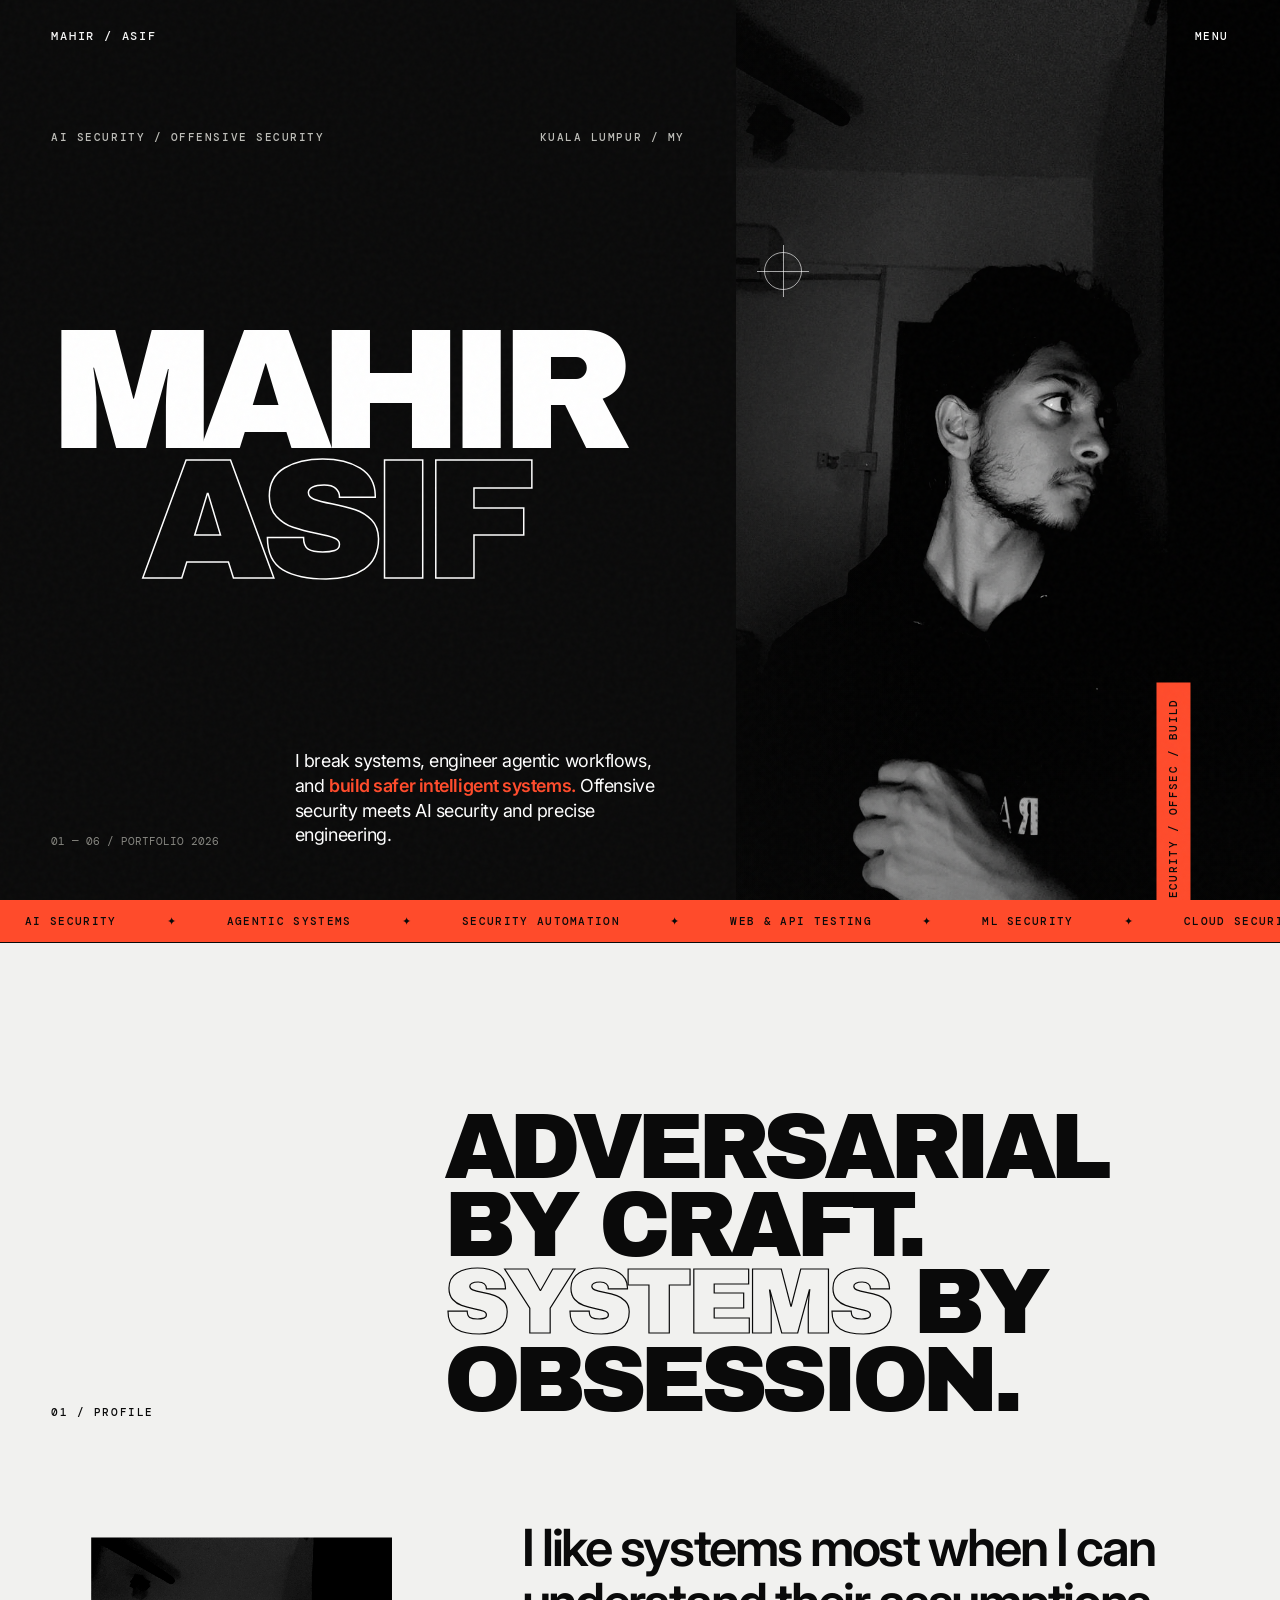
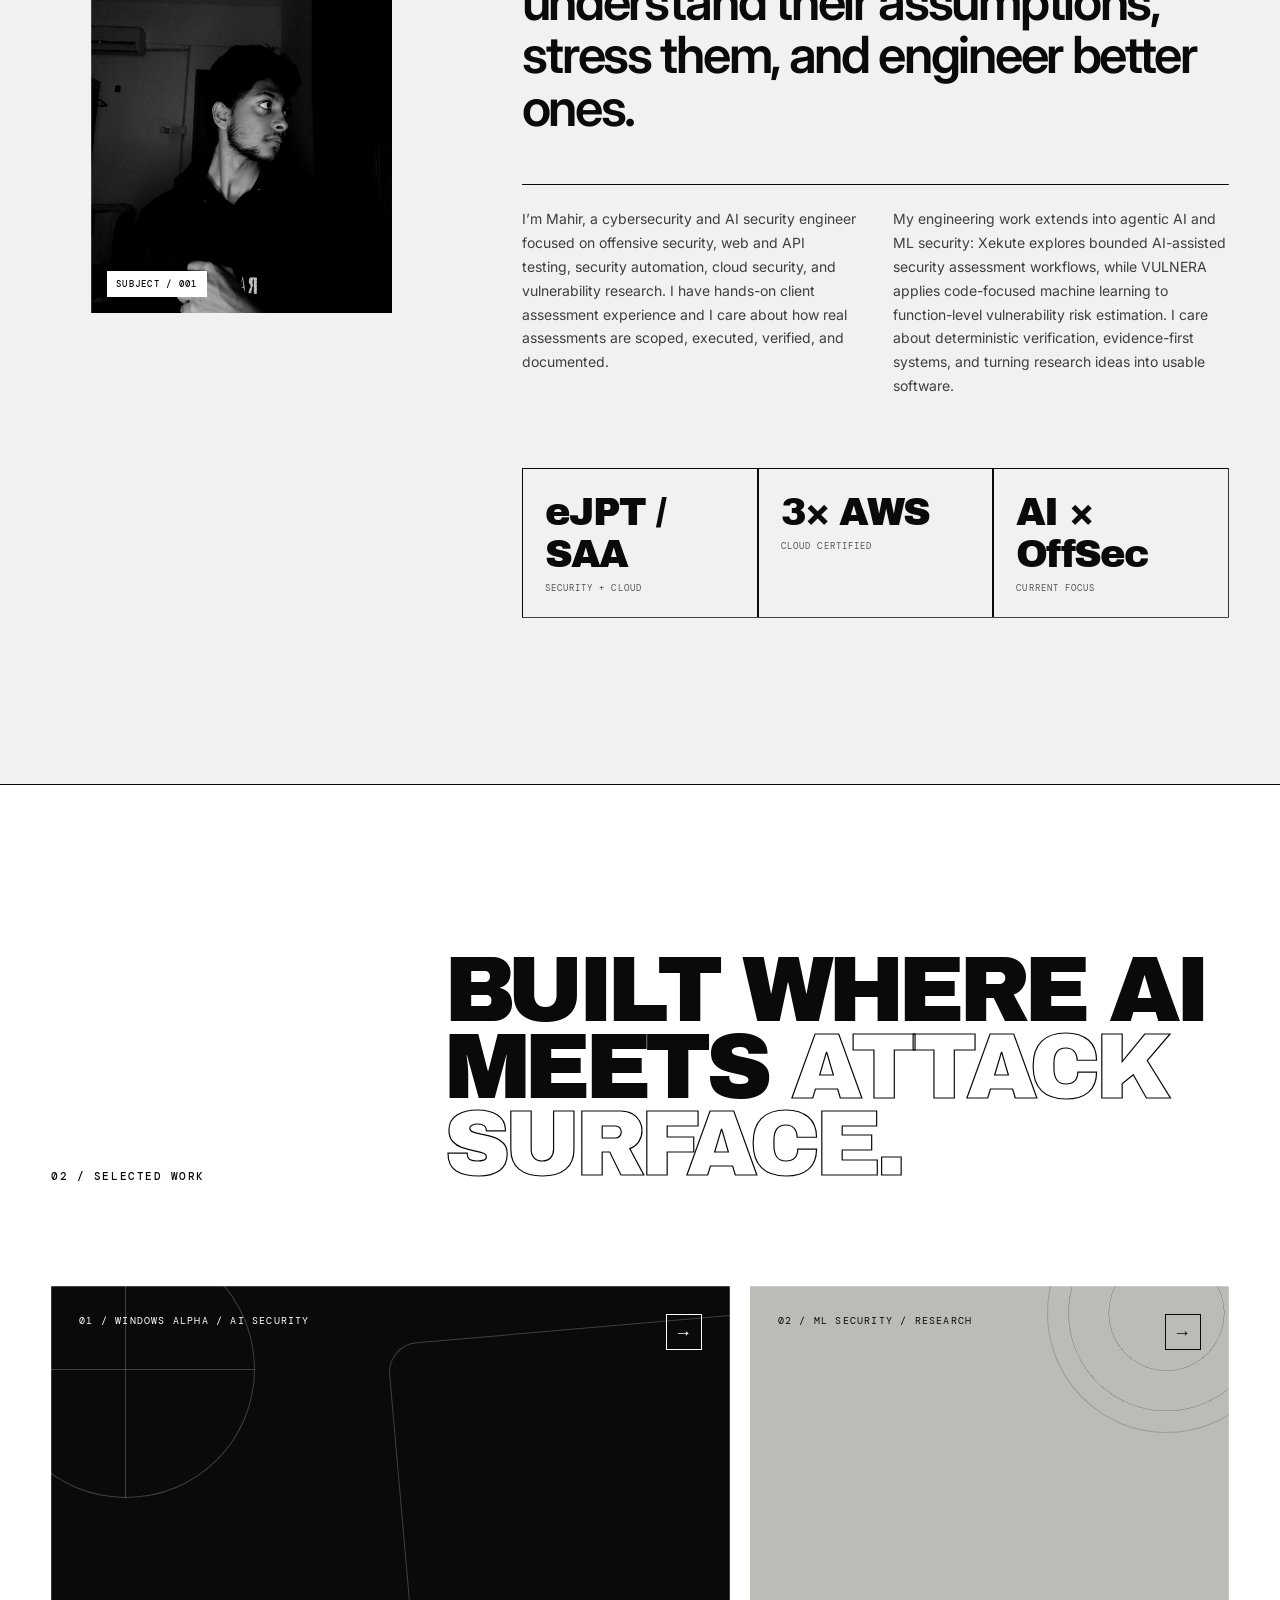
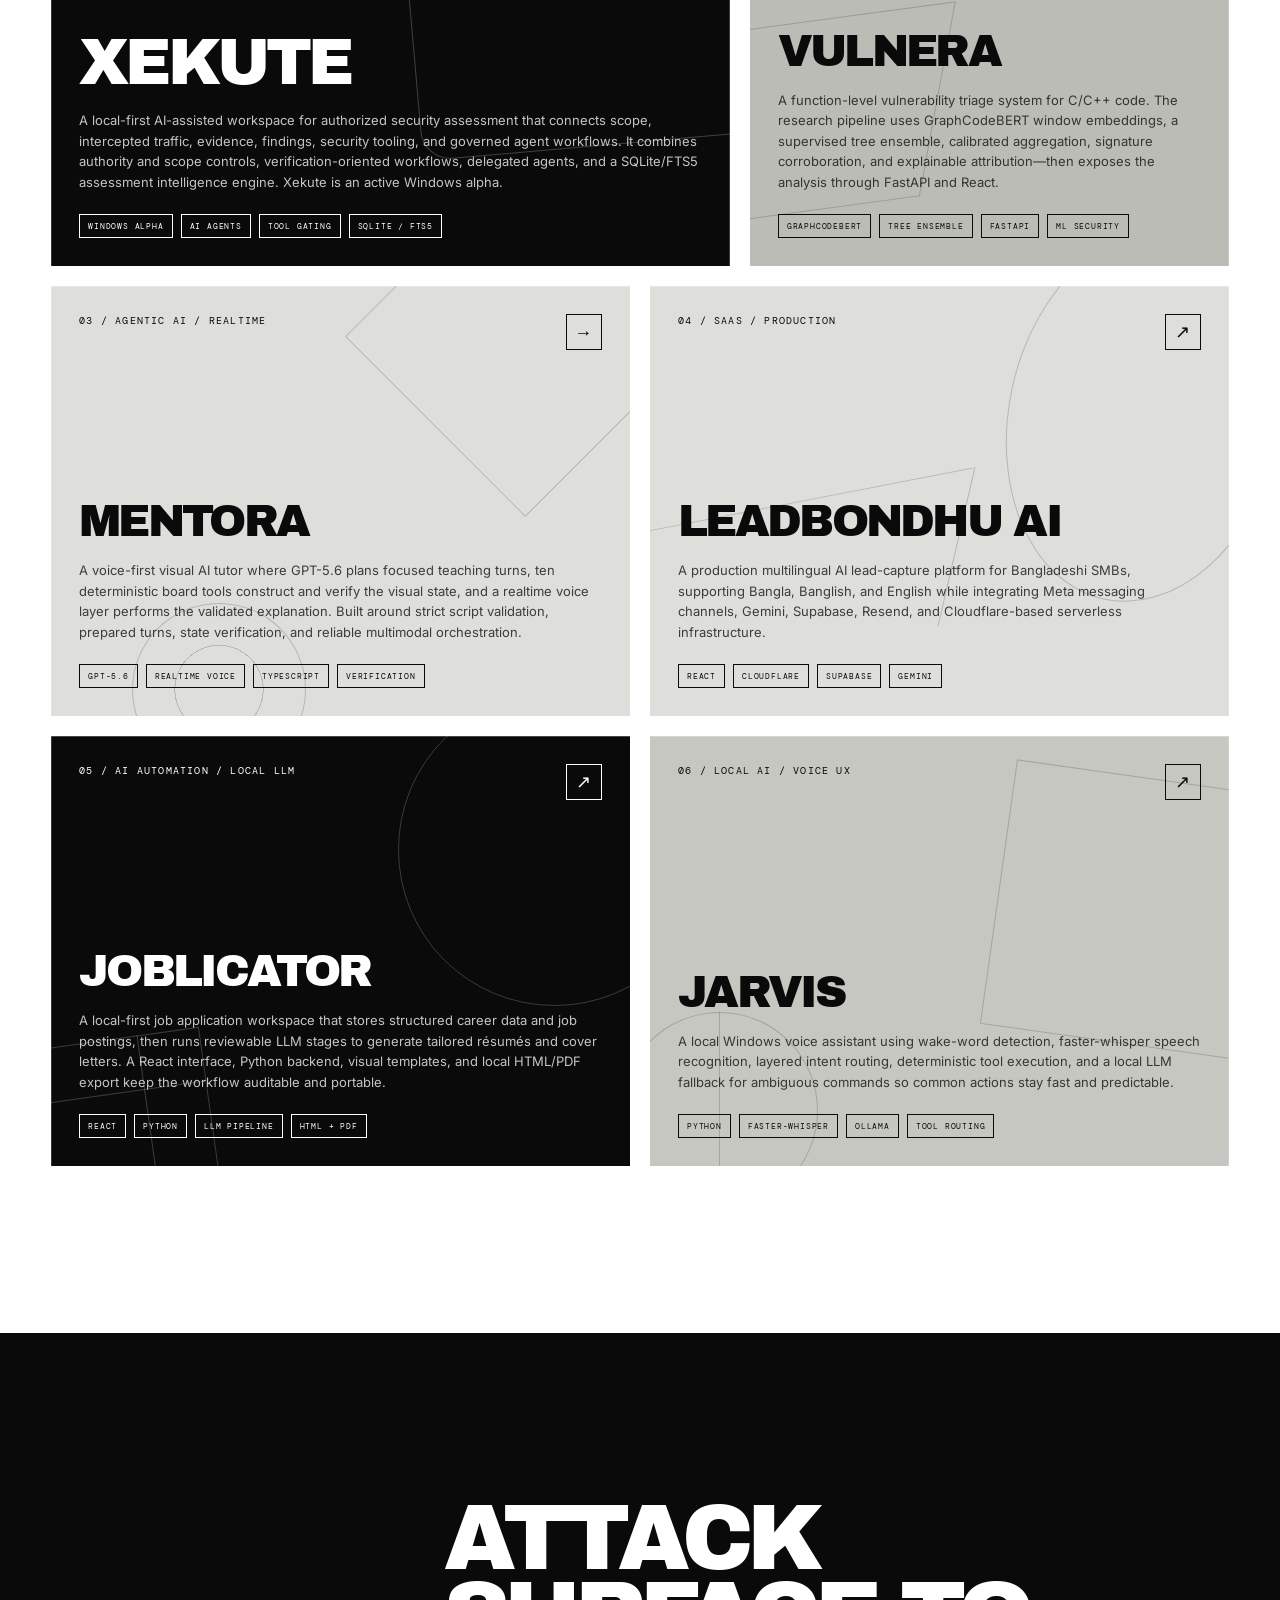
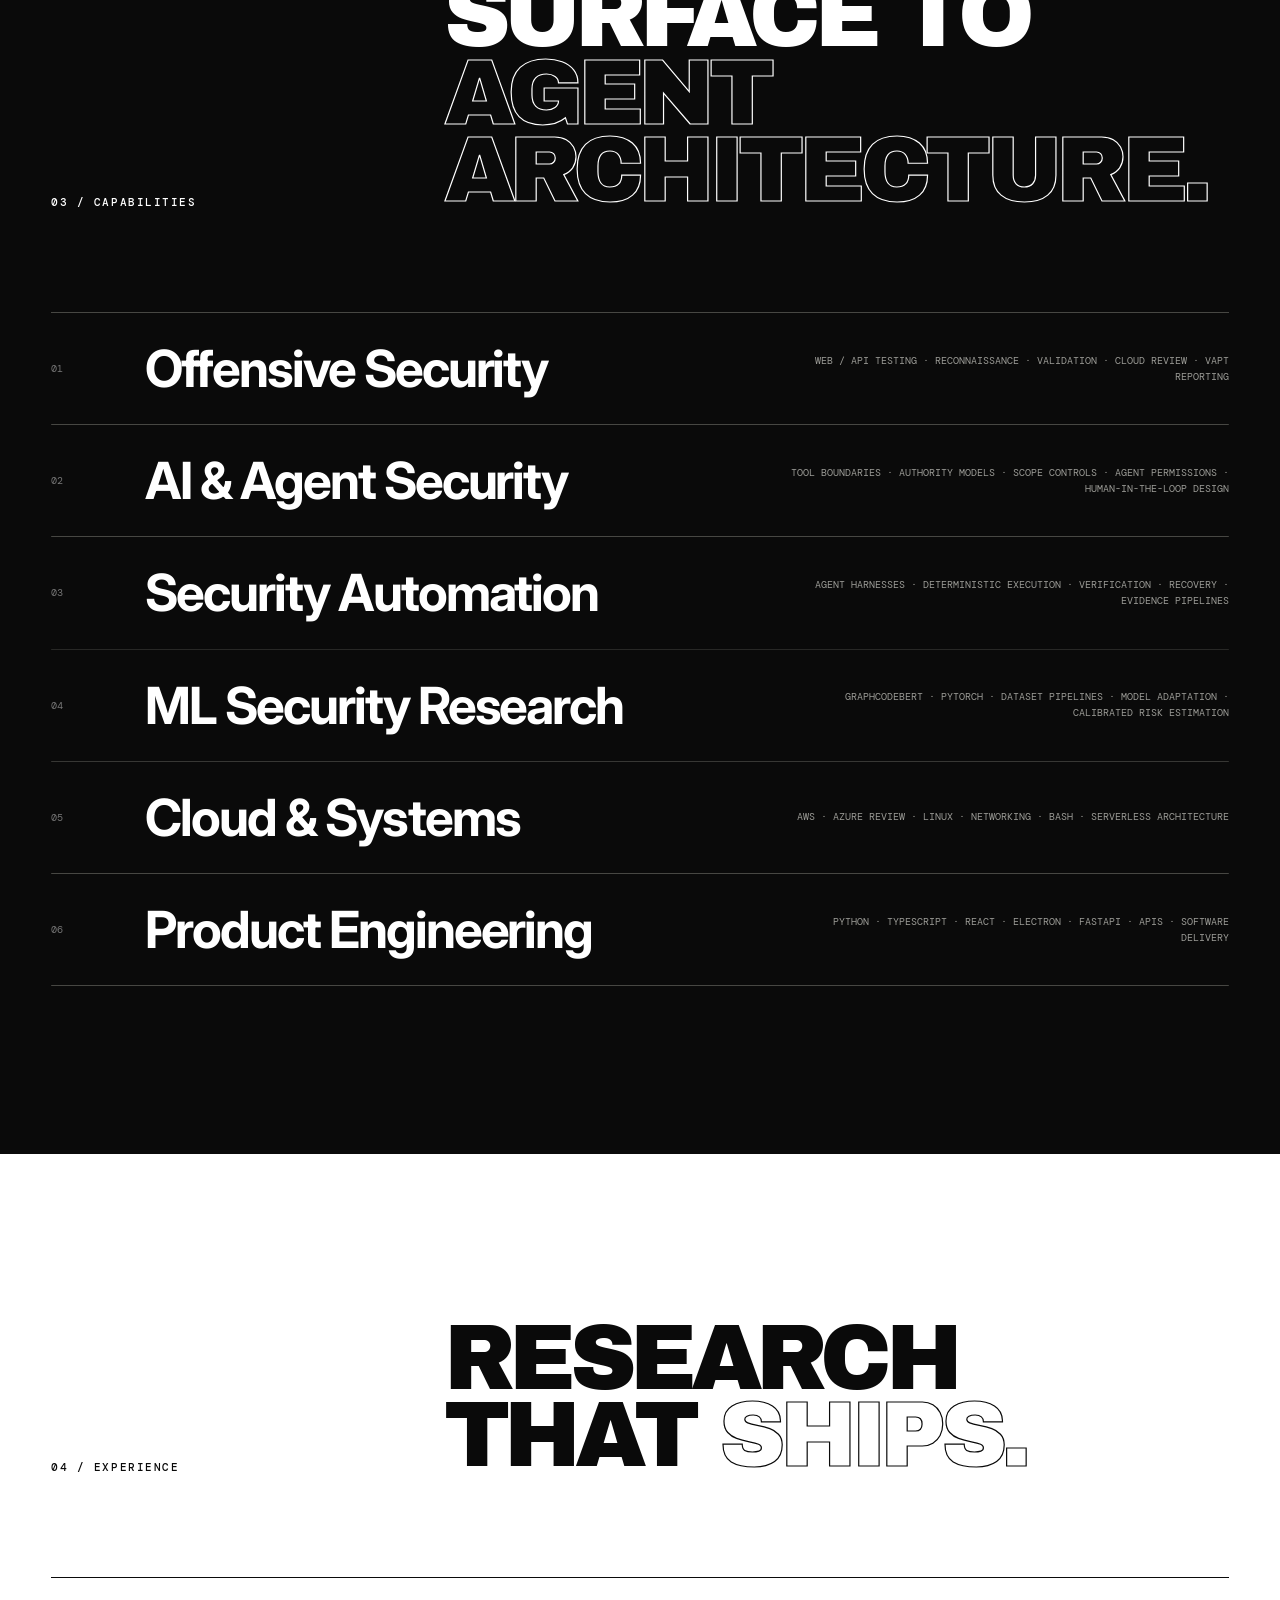
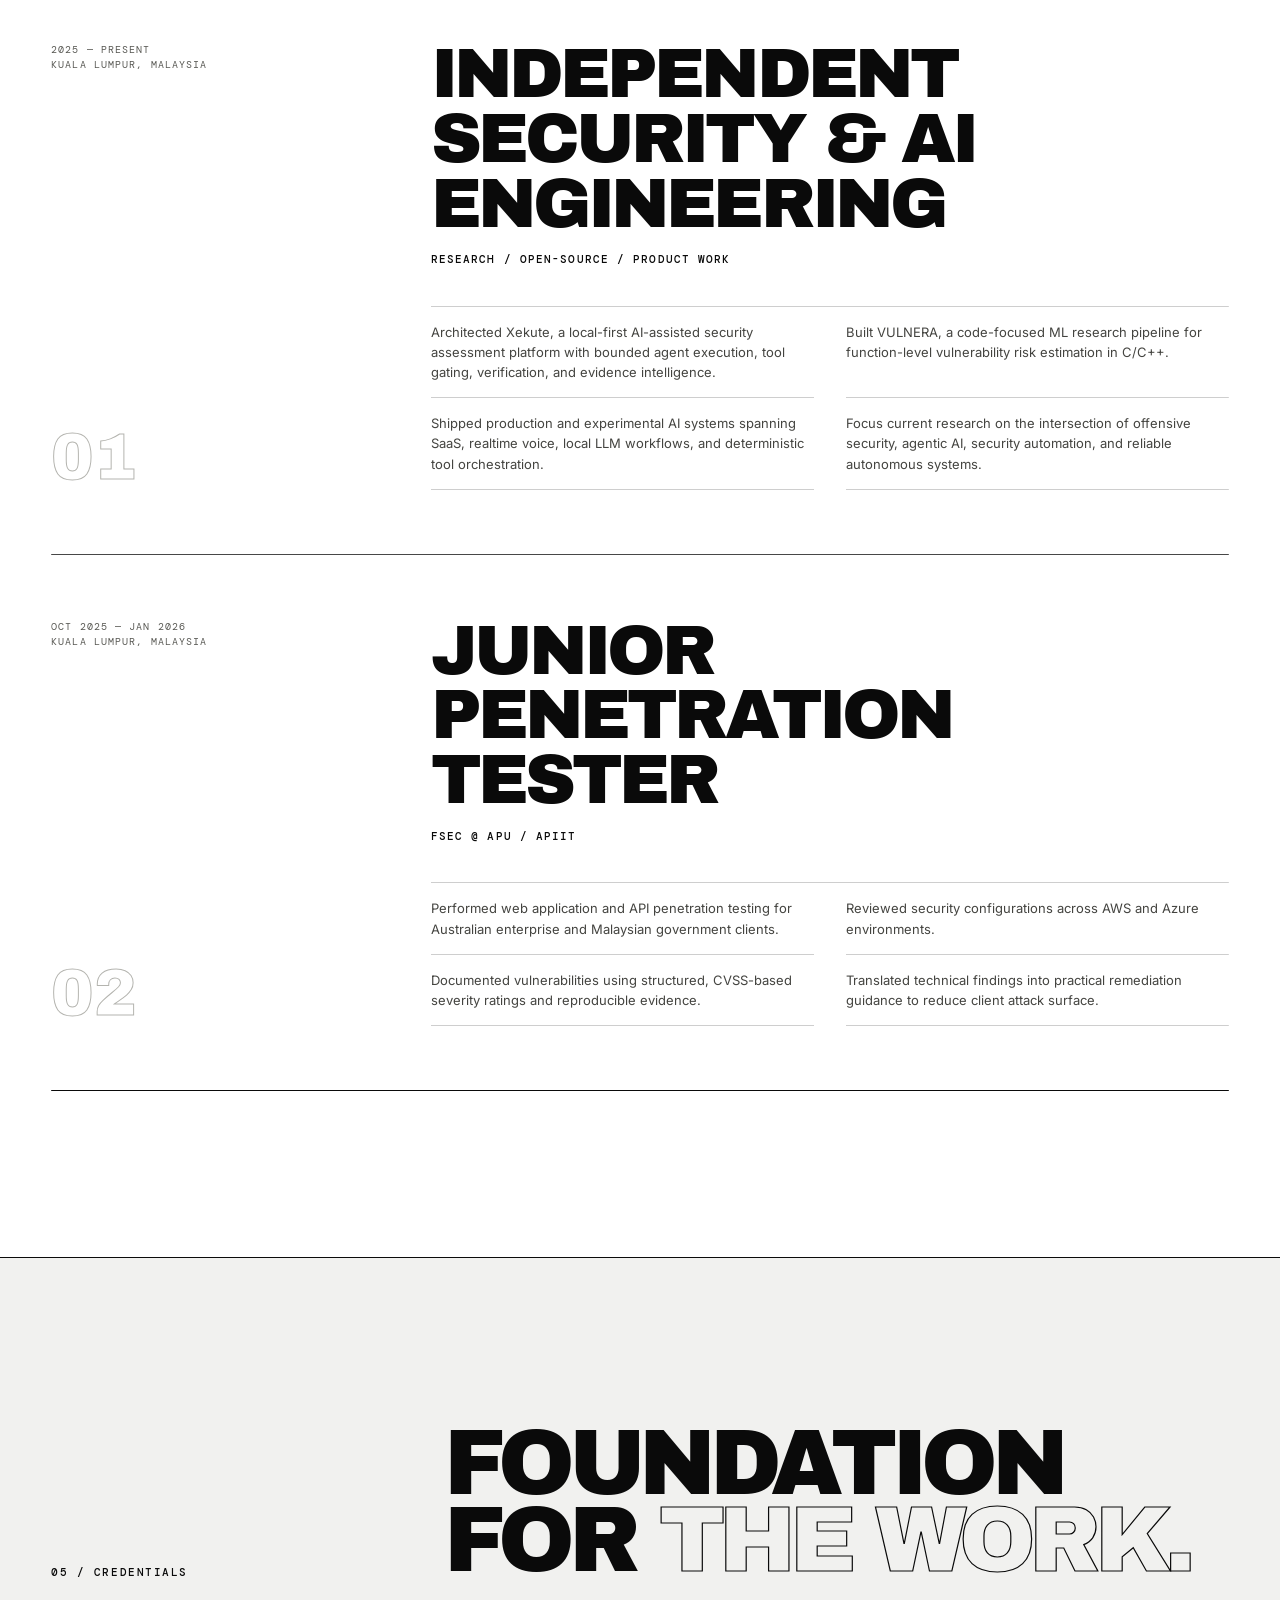
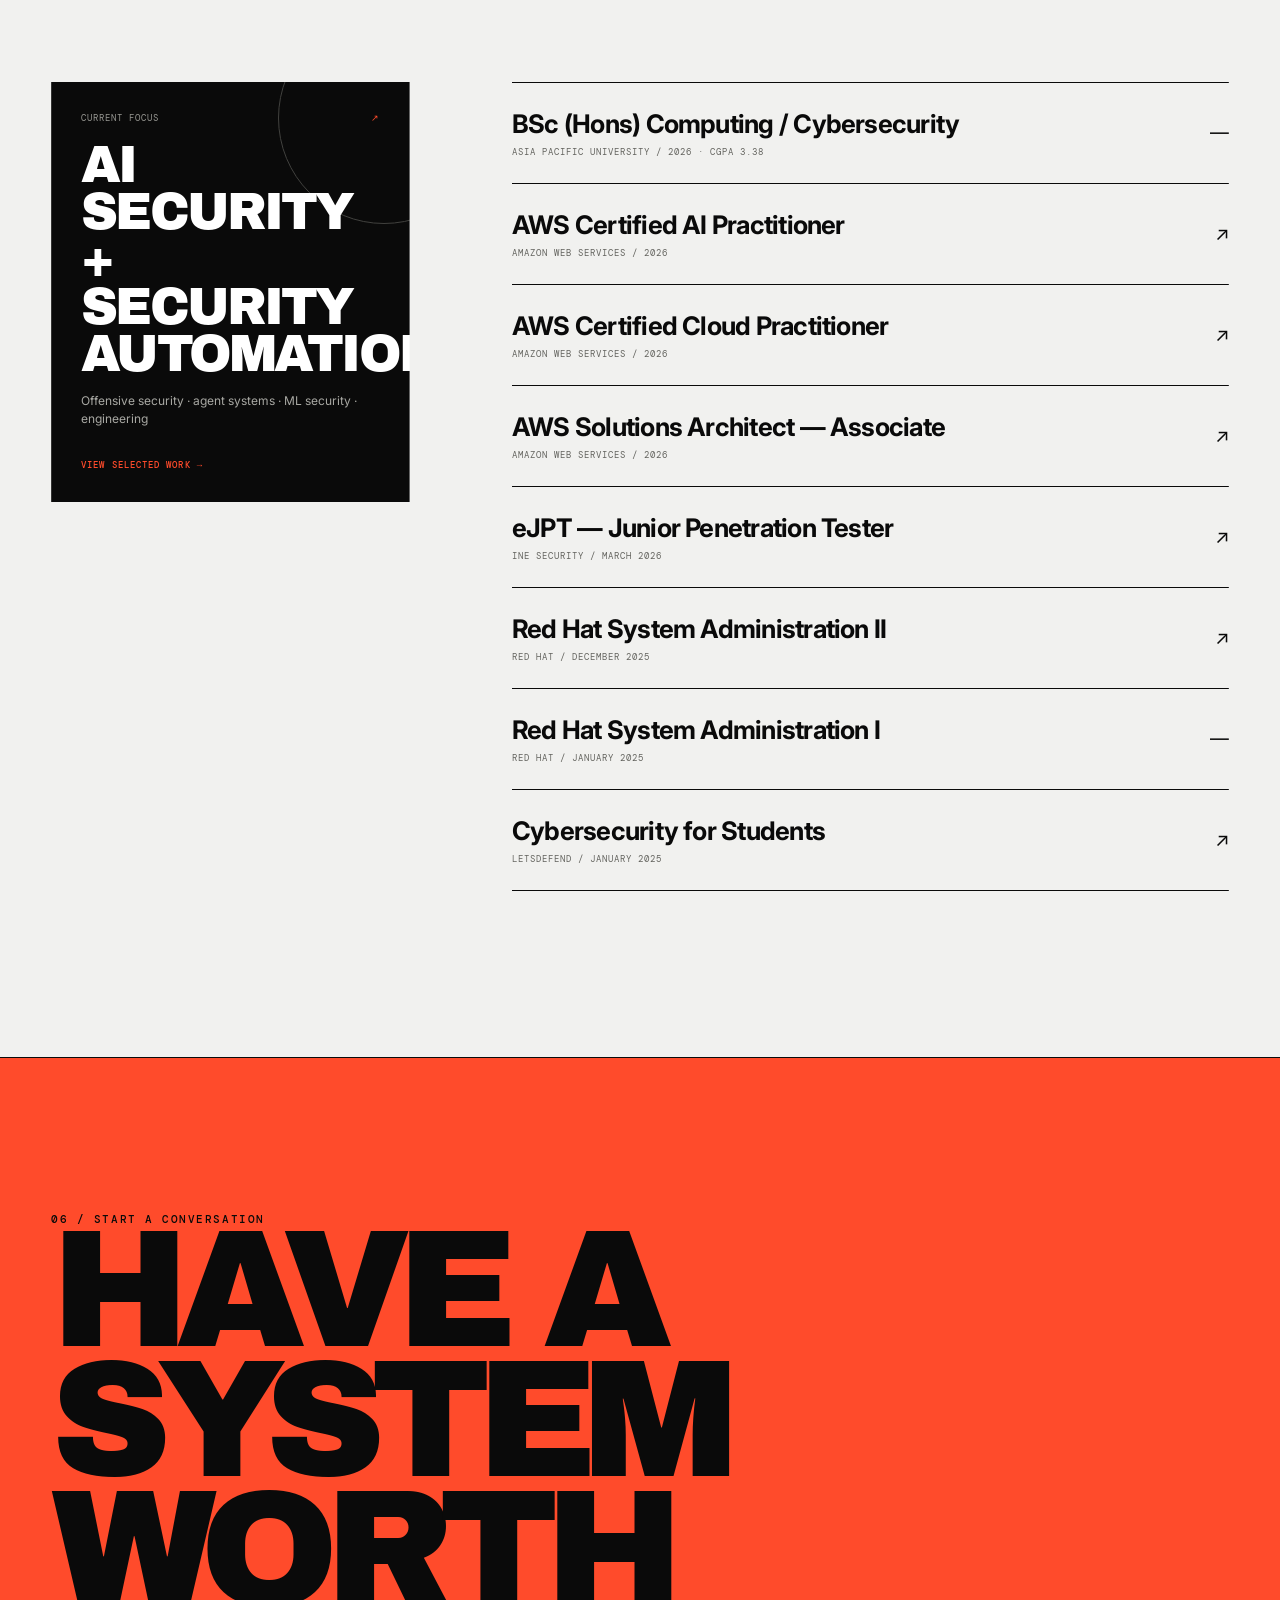
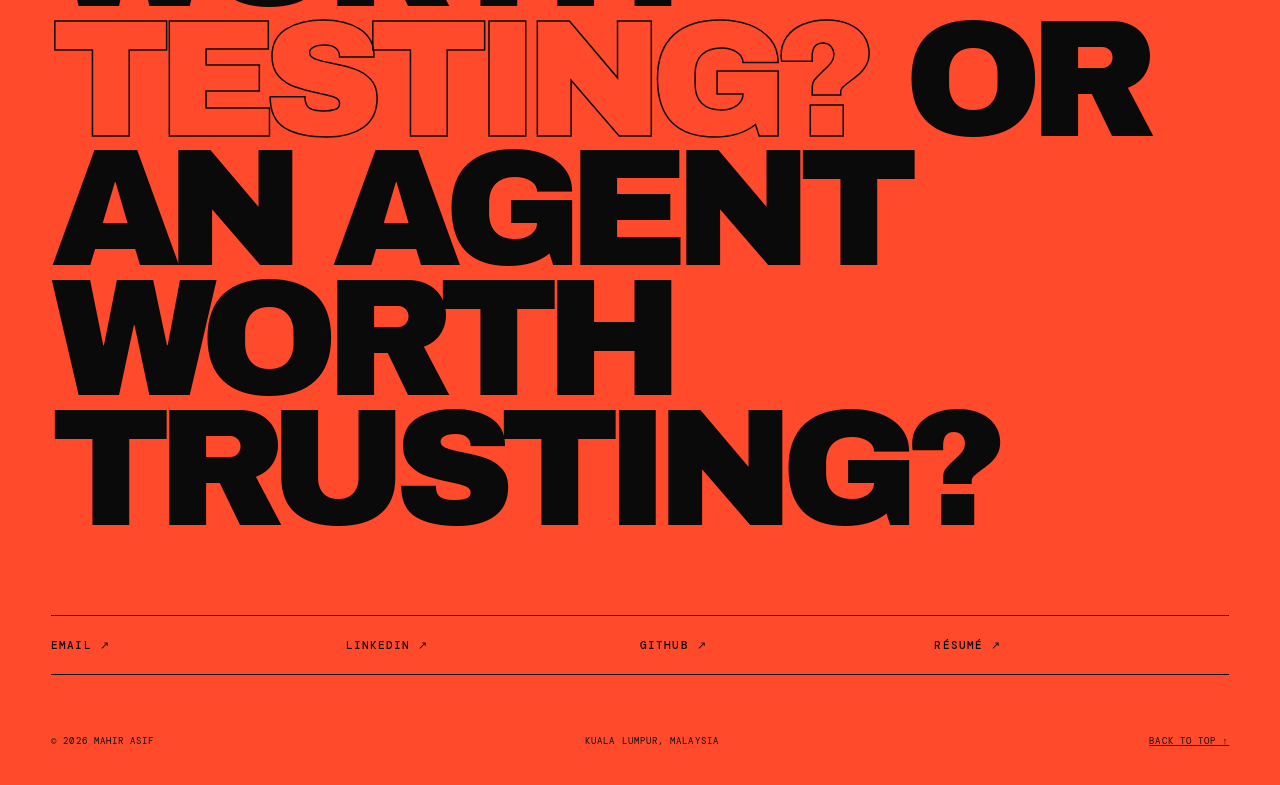
<file: index.html>
<!doctype html>
<html lang="en">
<head>
  <meta charset="utf-8">
  <meta name="viewport" content="width=device-width, initial-scale=1">
  <meta name="description" content="Mahir Asif is a cybersecurity and AI security engineer working across offensive security, security automation, agentic systems, machine learning security, cloud, and software engineering.">
  <meta name="theme-color" content="#0a0a0a">
  <meta property="og:title" content="Mahir Asif — AI Security & Offensive Security Engineer">
  <meta property="og:description" content="Offensive security, AI security, security automation, and engineered resilience.">
  <meta property="og:type" content="website">
  <meta property="og:image" content="og.png">
  <meta name="twitter:card" content="summary_large_image">
  <meta name="twitter:title" content="Mahir Asif — AI Security & Offensive Security Engineer">
  <meta name="twitter:description" content="Offensive security, agentic AI security, vulnerability research, and security automation.">
  <meta name="twitter:image" content="og.png">
  <title>Mahir Asif — AI Security & Offensive Security Engineer</title>
  <link rel="icon" href="icon.png">
  <link rel="preconnect" href="https://fonts.googleapis.com">
  <link rel="preconnect" href="https://fonts.gstatic.com" crossorigin>
  <link href="https://fonts.googleapis.com/css2?family=Archivo+Black&family=DM+Mono:wght@300;400;500&family=Inter:wght@400;500;600;700;800&display=swap" rel="stylesheet">
  <style>
    :root {
      --ink: #0a0a0a;
      --paper: #f1f1ef;
      --white: #fff;
      --grey: #a7a7a3;
      --line: rgba(10,10,10,.2);
      --accent: #ff4b2b;
      --pad: clamp(20px, 4vw, 64px);
    }
    * { box-sizing: border-box; }
    html { scroll-behavior: smooth; scroll-padding-top: 80px; scrollbar-width: none; overflow-x: clip; }
    body { margin: 0; background: var(--paper); color: var(--ink); font-family: Inter, Arial, sans-serif; -webkit-font-smoothing: antialiased; overflow-x: hidden; }
    body { -ms-overflow-style: none; }
    html::-webkit-scrollbar, body::-webkit-scrollbar { display: none; width: 0; height: 0; }
    body.menu-open { overflow: hidden; }
    ::selection { background: var(--accent); color: var(--ink); }
    a { color: inherit; }
    a, button, [role="scrollbar"] { -webkit-tap-highlight-color: transparent; }
    img { display: block; max-width: 100%; }
    button { font: inherit; }
    .mono { font-family: "DM Mono", monospace; text-transform: uppercase; letter-spacing: .08em; }
    .eyebrow { margin: 0; font: 500 11px/1.3 "DM Mono", monospace; letter-spacing: .14em; text-transform: uppercase; }
    .brand, .menu a, .hero-title span, .section-head h2, .project h3,
    .capability h3, .experience-card h3, .credential h3, .contact h2,
    .contact-links a, .contact-footer a {
      transition: color .2s ease, text-shadow .2s ease, transform .2s ease;
    }
    .brand:hover, .menu a:hover, .hero-title span:hover, .section-head h2:hover,
    .project:hover h3, .experience-card h3:hover,
    .credential:hover h3, .contact h2:hover, .contact-links a:hover,
    .contact-footer a:hover {
      text-shadow: -2px 0 1px rgba(255, 45, 35, .72), 2px 0 1px rgba(0, 190, 255, .72);
    }
    .noise { position: fixed; inset: 0; z-index: 100; pointer-events: none; opacity: .035; background-image: url("data:image/svg+xml,%3Csvg viewBox='0 0 180 180' xmlns='http://www.w3.org/2000/svg'%3E%3Cfilter id='n'%3E%3CfeTurbulence type='fractalNoise' baseFrequency='.9' numOctaves='3' stitchTiles='stitch'/%3E%3C/filter%3E%3Crect width='100%25' height='100%25' filter='url(%23n)' opacity='.8'/%3E%3C/svg%3E"); }
    .scroll-control { --scroll-offset: 0px; --scroll-rail-color: rgba(255,255,255,.48); --scroll-thumb-color: var(--accent); position: fixed; z-index: 88; top: 50%; right: 0; width: 52px; height: 25vh; padding: 0; border: 0; background: transparent; transform: translateY(-50%); cursor: pointer; touch-action: none; }
    .scroll-control[data-tone="light"] { --scroll-rail-color: rgba(10,10,10,.42); --scroll-thumb-color: var(--accent); }
    .scroll-control[data-tone="dark"] { --scroll-rail-color: rgba(255,255,255,.48); --scroll-thumb-color: var(--accent); }
    .scroll-control[data-tone="accent"] { --scroll-rail-color: rgba(255,255,255,.72); --scroll-thumb-color: var(--ink); }
    .scroll-control:focus-visible { outline: none; }
    .scroll-rail { position: relative; width: 2px; height: 100%; margin: 0 auto; background: transparent; opacity: 0; transform: scaleY(.9); transition: opacity .24s ease, transform .3s ease; }
    .scroll-rail::before { content: ""; position: absolute; inset: 0; background: var(--scroll-rail-color); transition: background .2s ease; }
    .scroll-control:hover .scroll-rail, .scroll-control:focus-visible .scroll-rail, .scroll-control.dragging .scroll-rail { opacity: 1; transform: scaleY(1); }
    .scroll-control:focus-visible .scroll-rail { box-shadow: 0 0 0 1px rgba(255,75,43,.45); }
    .scroll-thumb { position: absolute; top: var(--scroll-offset); left: 50%; width: 8px; height: 34px; background: var(--scroll-thumb-color); transform: translateX(-50%); box-shadow: 0 0 12px rgba(10,10,10,.2); transition: top .08s linear, background .2s ease; }
    .scroll-control.dragging .scroll-thumb { transition: none; }

    .site-header { position: fixed; inset: 0 0 auto; z-index: 90; height: 72px; display: grid; grid-template-columns: 1fr auto 1fr; align-items: center; padding: 0 var(--pad); color: var(--white); mix-blend-mode: difference; }
    .brand { font: 500 12px "DM Mono", monospace; letter-spacing: .15em; text-decoration: none; text-transform: uppercase; }
    .availability { justify-self: center; display: flex; align-items: center; gap: 9px; font: 400 10px "DM Mono", monospace; letter-spacing: .12em; text-transform: uppercase; }
    .menu-btn { justify-self: end; border: 0; padding: 8px 0; background: transparent; color: inherit; font: 500 11px "DM Mono", monospace; letter-spacing: .14em; text-transform: uppercase; cursor: pointer; }
    .menu { position: fixed; inset: 0; z-index: 80; background: var(--ink); color: var(--white); display: grid; place-content: center; opacity: 0; visibility: hidden; transition: opacity .35s ease, visibility .35s; }
    .menu.open { opacity: 1; visibility: visible; }
    .menu nav { display: flex; flex-direction: column; align-items: center; }
    .menu a { font: 400 clamp(38px, 7vw, 92px)/.95 "Archivo Black", sans-serif; text-transform: uppercase; text-decoration: none; letter-spacing: -.05em; transition: color .2s, transform .2s; }
    .menu a:hover { color: var(--accent); transform: translateX(10px); }

    .hero { min-height: 100svh; display: grid; grid-template-columns: 1.15fr .85fr; background: var(--ink); color: var(--white); position: relative; overflow: hidden; }
    .hero-copy { padding: 130px var(--pad) 52px; display: flex; flex-direction: column; justify-content: space-between; min-width: 0; z-index: 2; }
    .hero-kicker { display: flex; justify-content: space-between; gap: 20px; color: #bdbdb8; }
    .hero-title { margin: 10vh 0 0; font: 400 clamp(70px, 13.5vw, 210px)/.75 "Archivo Black", sans-serif; letter-spacing: -.085em; text-transform: uppercase; }
    .hero-title span { display: block; }
    .hero-title .outline { color: transparent; -webkit-text-stroke: 1.5px var(--white); transform: translateX(7vw); }
    .hero-bottom { display: grid; grid-template-columns: auto minmax(220px, 390px); align-items: end; justify-content: space-between; gap: 30px; margin-top: 8vh; }
    .hero-number { font: 400 11px "DM Mono", monospace; color: #868680; }
    .hero-intro { margin: 0; font-size: clamp(16px, 1.4vw, 22px); line-height: 1.38; letter-spacing: -.025em; }
    .hero-intro strong { color: var(--accent); font-weight: 600; }
    .hero-visual { position: relative; min-height: 100%; background: #c9c9c5; overflow: hidden; }
    .hero-visual::after { content: ""; position: absolute; inset: 0; background: linear-gradient(90deg, rgba(10,10,10,.36), transparent 35%), linear-gradient(0deg, rgba(10,10,10,.25), transparent 45%); }
    .hero-visual img { width: 100%; height: 100%; object-fit: cover; object-position: 54% center; filter: grayscale(1) contrast(1.23); transform: scale(1.02); }
    .hero-stamp { position: absolute; right: -26px; bottom: 68px; z-index: 2; padding: 10px 16px; background: var(--accent); color: var(--ink); font: 500 11px "DM Mono", monospace; letter-spacing: .12em; text-transform: uppercase; transform: rotate(-90deg); transform-origin: center; }
    .crosshair { position: absolute; left: 28px; top: 28%; z-index: 2; width: 38px; height: 38px; border: 1px solid rgba(255,255,255,.62); border-radius: 50%; }
    .crosshair::before, .crosshair::after { content: ""; position: absolute; background: rgba(255,255,255,.62); }
    .crosshair::before { width: 52px; height: 1px; top: 18px; left: -8px; }
    .crosshair::after { height: 52px; width: 1px; left: 18px; top: -8px; }

    .ticker { overflow: hidden; border-bottom: 1px solid var(--ink); background: var(--accent); }
    .ticker-track { display: flex; width: max-content; animation: ticker 22s linear infinite; }
    .ticker-track span { padding: 14px 25px; font: 500 11px "DM Mono", monospace; letter-spacing: .12em; text-transform: uppercase; white-space: nowrap; }
    .ticker-track span::after { content: "✦"; margin-left: 50px; }
    @keyframes ticker { to { transform: translateX(-50%); } }

    .section { padding: clamp(90px, 13vw, 180px) var(--pad); border-bottom: 1px solid var(--ink); }
    .section-head { display: grid; grid-template-columns: 1fr 2fr; align-items: end; margin-bottom: clamp(58px, 8vw, 110px); }
    .section-head h2 { min-width: 0; margin: 0; max-width: 900px; font: 400 clamp(48px, 7.2vw, 105px)/.84 "Archivo Black", sans-serif; letter-spacing: -.07em; text-transform: uppercase; }
    .section-head h2 em { color: transparent; -webkit-text-stroke: 1.2px var(--ink); font-style: normal; }

    .about-grid { display: grid; grid-template-columns: minmax(260px,.7fr) 1.3fr; gap: clamp(35px, 7vw, 110px); align-items: start; }
    .about-portrait { position: relative; background: #b7b7b3; overflow: hidden; aspect-ratio: 4/5; }
    .about-portrait img { width: 100%; height: 100%; object-fit: cover; filter: grayscale(1) contrast(1.2); }
    .about-portrait::after { content: "SUBJECT / 001"; position: absolute; left: 16px; bottom: 16px; padding: 7px 9px; background: var(--white); font: 500 9px "DM Mono", monospace; letter-spacing: .14em; }
    .about-copy .lead { margin: 0 0 50px; font-size: clamp(27px, 4vw, 58px); line-height: 1.04; letter-spacing: -.045em; font-weight: 600; }
    .about-columns { display: grid; grid-template-columns: 1fr 1fr; gap: 36px; border-top: 1px solid var(--ink); padding-top: 22px; }
    .about-columns p { margin: 0; color: #3e3e3b; font-size: 14px; line-height: 1.7; }
    .facts { display: grid; grid-template-columns: repeat(3,1fr); gap: 1px; margin-top: 70px; background: var(--ink); border: 1px solid var(--ink); }
    .fact { background: var(--paper); padding: 22px; }
    .fact + .fact { border-left: 1px solid var(--ink); }
    .fact b { display: block; font: 400 clamp(24px, 3vw, 42px) "Archivo Black", sans-serif; letter-spacing: -.05em; }
    .fact span { font: 400 9px "DM Mono", monospace; letter-spacing: .12em; text-transform: uppercase; color: #555; }

    .work { background: var(--white); }
    .project-grid { display: grid; grid-template-columns: repeat(12,1fr); gap: 20px; }
    .project { position: relative; min-height: 430px; padding: 28px; overflow: hidden; background: var(--ink); color: var(--white); display: flex; flex-direction: column; justify-content: space-between; text-decoration: none; isolation: isolate; }
    .project:nth-child(1) { grid-column: span 7; min-height: 580px; --shape: #d8ff00; --shape-alt: #73ffd2; --shape-rgb: 216,255,0; --shape-rest: rgba(255,255,255,.22); }
    .project:nth-child(2) { grid-column: span 5; background: #bcbcb7; color: var(--ink); --shape: #653fe8; --shape-alt: #9a5cff; --shape-rgb: 101,63,232; --shape-rest: rgba(10,10,10,.18); }
    .project:nth-child(3) { grid-column: span 6; background: #dededb; color: var(--ink); --shape: #ffc928; --shape-alt: #ffc928; --shape-rgb: 255,201,40; --shape-rest: rgba(10,10,10,.18); }
    .project:nth-child(4) { grid-column: span 6; background: #dededb; color: var(--ink); --shape: #246cff; --shape-alt: #43ddff; --shape-rgb: 36,108,255; --shape-rest: rgba(10,10,10,.18); }
    .project:nth-child(5) { grid-column: span 6; background: var(--ink); color: var(--white); --shape: #ff6f91; --shape-alt: #ffb36b; --shape-rgb: 255,111,145; --shape-rest: rgba(255,255,255,.20); }
    .project:nth-child(6) { grid-column: span 6; background: #c7c7c2; color: var(--ink); --shape: #3dd6c6; --shape-alt: #84ffdc; --shape-rgb: 61,214,198; --shape-rest: rgba(10,10,10,.18); }
    .project::before, .project::after { content: ""; position: absolute; z-index: -1; box-sizing: border-box; color: var(--shape-rest); opacity: 1; pointer-events: none; transition: color .35s ease, border-color .35s ease, filter .35s ease, transform .55s cubic-bezier(.2,.72,.2,1); }
    .project:hover::before, .project:hover::after { color: var(--shape); border-color: var(--shape); filter: drop-shadow(-2px 0 1px rgba(var(--shape-rgb),.72)) drop-shadow(2px 0 1px var(--shape-alt)); }

    /* Xekute — bounded viewport and crosshair. */
    .project:nth-child(1)::before { width: 58%; height: 72%; right: -10%; top: 7%; border: 1px solid var(--shape-rest); border-radius: 30px; transform: rotate(-5deg); }
    .project:nth-child(1)::after { width: 38%; aspect-ratio: 1; left: -8%; top: -8%; border: 1px solid var(--shape-rest); border-radius: 50%; background: linear-gradient(90deg, transparent calc(50% - .5px), currentColor calc(50% - .5px) calc(50% + .5px), transparent calc(50% + .5px)), linear-gradient(0deg, transparent calc(50% - .5px), currentColor calc(50% - .5px) calc(50% + .5px), transparent calc(50% + .5px)); }
    .project:nth-child(1):hover::before { transform: rotate(-2deg) translate(-6px,4px) scale(1.03); }
    .project:nth-child(1):hover::after { transform: rotate(8deg) scale(1.08); }

    /* VULNERA — model layers and a risk core. */
    .project:nth-child(2)::before { width: 50%; aspect-ratio: 1; right: -12%; top: -16%; border: 1px solid var(--shape-rest); border-radius: 50%; background: radial-gradient(circle, transparent 0 34%, currentColor 34% calc(34% + 1px), transparent calc(34% + 1px) 58%, currentColor 58% calc(58% + 1px), transparent calc(58% + 1px)); }
    .project:nth-child(2)::after { width: 68%; height: 34%; left: -30%; bottom: 8%; border: 1px solid var(--shape-rest); transform: skewX(-18deg) rotate(-8deg); }
    .project:nth-child(2):hover::before { transform: scale(1.08) rotate(6deg); }
    .project:nth-child(2):hover::after { transform: skewX(-12deg) rotate(-4deg) translateX(10px); }

    /* Mentora — teaching loop and verified board state. */
    .project:nth-child(3)::before { width: 44%; aspect-ratio: 1; right: -4%; top: -18%; border: 1px solid var(--shape-rest); transform: rotate(45deg); }
    .project:nth-child(3)::after { width: 30%; aspect-ratio: 1; left: 14%; bottom: -14%; border: 1px solid var(--shape-rest); border-radius: 50%; background: radial-gradient(circle, transparent 0 36%, currentColor 36% calc(36% + 1px), transparent calc(36% + 1px)); }
    .project:nth-child(3):hover::before { transform: rotate(52deg) scale(1.07); }
    .project:nth-child(3):hover::after { transform: scale(1.12); }

    /* LeadBondhu — broadcast ellipse and signal trajectory. */
    .project:nth-child(4)::before { width: 47%; aspect-ratio: .72; right: -9%; top: -14%; border: 1px solid var(--shape-rest); border-radius: 50%; transform: rotate(13deg); }
    .project:nth-child(4)::after { width: 88%; height: 38%; left: -38%; bottom: 8%; border-top: 1px solid var(--shape-rest); border-right: 1px solid var(--shape-rest); transform: skewX(-24deg) rotate(-12deg); }
    .project:nth-child(4):hover::before { transform: rotate(8deg) translateX(-10px) scale(1.06); }
    .project:nth-child(4):hover::after { transform: skewX(-18deg) rotate(-9deg) translateX(8px); }

    /* Joblicator — orbital workspace and application grid. */
    .project:nth-child(5)::before { width: 54%; aspect-ratio: 1; right: -14%; top: -10%; border: 1px solid var(--shape-rest); border-radius: 50%; }
    .project:nth-child(5)::after { width: 40%; aspect-ratio: 1.15; left: -12%; bottom: -18%; border: 1px solid var(--shape-rest); transform: rotate(-8deg); background: repeating-linear-gradient(90deg, transparent 0 24%, currentColor 24% calc(24% + 1px), transparent calc(24% + 1px) 49%), repeating-linear-gradient(0deg, transparent 0 24%, currentColor 24% calc(24% + 1px), transparent calc(24% + 1px) 49%); }
    .project:nth-child(5):hover::before { transform: scale(1.08); }
    .project:nth-child(5):hover::after { transform: rotate(-4deg) scale(1.05); }

    /* Jarvis — layered local routing. */
    .project:nth-child(6)::before { width: 52%; height: 62%; right: -12%; top: 10%; border: 1px solid var(--shape-rest); transform: rotate(8deg); }
    .project:nth-child(6)::after { width: 34%; aspect-ratio: 1; left: -5%; bottom: -10%; border: 1px solid var(--shape-rest); border-radius: 50%; background: linear-gradient(90deg, transparent calc(50% - .5px), currentColor calc(50% - .5px) calc(50% + .5px), transparent calc(50% + .5px)); }
    .project:nth-child(6):hover::before { transform: rotate(3deg) translateX(-8px) scale(1.05); }
    .project:nth-child(6):hover::after { transform: scale(1.1); }
    .project-top { display: flex; justify-content: space-between; align-items: start; font: 400 10px "DM Mono", monospace; letter-spacing: .12em; text-transform: uppercase; }
    .project-arrow { width: 36px; height: 36px; border: 1px solid currentColor; display: grid; place-content: center; font-size: 18px; transition: background .2s, color .2s; }
    .project:hover .project-arrow { background: var(--accent); color: var(--ink); border-color: var(--accent); }
    .project h3 { margin: 0 0 18px; max-width: 780px; font: 400 clamp(34px, 5vw, 73px)/.91 "Archivo Black", sans-serif; letter-spacing: -.06em; text-transform: uppercase; }
    .project:nth-child(n+2) h3 { font-size: clamp(29px, 3.5vw, 50px); }
    .project p { max-width: 650px; margin: 0; font-size: 13px; line-height: 1.58; opacity: .76; }
    .project-tags { display: flex; flex-wrap: wrap; gap: 8px; margin-top: 22px; }
    .project-tags span { border: 1px solid currentColor; padding: 6px 8px; font: 400 8px "DM Mono", monospace; letter-spacing: .1em; text-transform: uppercase; }

    .expertise { background: var(--ink); color: var(--white); }
    .expertise .section-head h2 em { -webkit-text-stroke-color: var(--white); }
    .capability-list { border-top: 1px solid #474743; }
    .capability { display: grid; grid-template-columns: 70px 1fr auto; align-items: center; gap: 24px; padding: 30px 0; border-bottom: 1px solid #474743; }
    .capability .num { color: #777; font: 400 10px "DM Mono", monospace; }
    .capability h3 { width: max-content; max-width: 100%; margin: 0; color: var(--white); font-size: clamp(24px, 4vw, 58px); line-height: 1; letter-spacing: -.04em; transition: color .3s ease, transform .3s cubic-bezier(.2,.72,.2,1); }
    .capability:hover h3 { color: var(--accent); transform: translateX(12px); text-shadow: none; }
    .capability p { max-width: 440px; margin: 0; color: #9b9b96; text-align: right; font: 400 10px/1.6 "DM Mono", monospace; text-transform: uppercase; }

    .experience { background: var(--white); }
    .experience-list { border-top: 1px solid var(--ink); }
    .experience-item { display: grid; grid-template-columns: minmax(150px,.55fr) 1.45fr; gap: clamp(28px,6vw,90px); padding: clamp(34px,5vw,66px) 0; border-bottom: 1px solid var(--ink); }
    .experience-meta { display: flex; flex-direction: column; justify-content: space-between; gap: 50px; }
    .experience-date { margin: 0; color: #595954; font: 400 10px/1.5 "DM Mono", monospace; letter-spacing: .11em; text-transform: uppercase; }
    .experience-index { font: 400 clamp(34px,5vw,72px)/1 "Archivo Black", sans-serif; color: transparent; -webkit-text-stroke: 1px #b4b4af; }
    .experience-body h3 { margin: 0; font: 400 clamp(34px,5.5vw,76px)/.92 "Archivo Black", sans-serif; letter-spacing: -.055em; text-transform: uppercase; transition: color .25s, text-shadow .25s; }
    .experience-item:hover .experience-body h3 { color: var(--accent); text-shadow: -2px 0 1px rgba(255,45,35,.55), 2px 0 1px rgba(0,190,255,.45); }
    .experience-org { margin: 16px 0 38px; font: 500 11px/1.4 "DM Mono", monospace; letter-spacing: .1em; text-transform: uppercase; }
    .experience-points { display: grid; grid-template-columns: 1fr 1fr; gap: 0 32px; margin: 0; padding: 0; list-style: none; border-top: 1px solid var(--line); }
    .experience-points li { padding: 15px 0; border-bottom: 1px solid var(--line); color: #444440; font-size: 13px; line-height: 1.55; }

    .credentials-grid { display: grid; grid-template-columns: 1fr 2fr; gap: clamp(40px,8vw,130px); align-items: start; }
    .credentials-aside { position: sticky; top: 100px; min-height: 420px; padding: 30px; background: var(--ink); color: var(--white); display: flex; flex-direction: column; justify-content: space-between; text-decoration: none; overflow: hidden; }
    .credentials-aside::before { content: ""; position: absolute; width: 210px; height: 210px; border: 1px solid #41413e; border-radius: 50%; right: -80px; top: -70px; transition: transform .5s ease, border-color .3s; }
    .credentials-aside:hover::before { transform: scale(1.18); border-color: var(--accent); }
    .credentials-aside-top { display: flex; justify-content: space-between; gap: 20px; color: #979792; font: 400 9px "DM Mono", monospace; letter-spacing: .11em; text-transform: uppercase; }
    .credentials-aside-mark { color: var(--accent); }
    .credentials-aside h3 { position: relative; margin: 0 0 14px; font: 400 clamp(30px,4vw,54px)/.92 "Archivo Black", sans-serif; letter-spacing: -.055em; text-transform: uppercase; }
    .credentials-aside p { position: relative; margin: 0; color: #a8a8a3; font-size: 12px; line-height: 1.55; }
    .credentials-aside-link { position: relative; display: inline-block; margin-top: 30px; color: var(--accent); font: 500 9px "DM Mono", monospace; letter-spacing: .12em; text-transform: uppercase; }
    .credentials-list { border-top: 1px solid var(--ink); }
    .credential { display: grid; grid-template-columns: 1fr auto; gap: 30px; padding: 25px 0; border-bottom: 1px solid var(--ink); text-decoration: none; }
    .credential h3 { margin: 0 0 7px; font-size: clamp(17px, 2vw, 27px); letter-spacing: -.03em; }
    .credential p { margin: 0; color: #64645f; font: 400 9px "DM Mono", monospace; letter-spacing: .11em; text-transform: uppercase; }
    .credential span { align-self: center; font-size: 19px; }
    .credential[href]:hover h3 { text-decoration: underline; text-decoration-thickness: 1px; text-underline-offset: 5px; }

    .contact { min-height: 82svh; background: var(--accent); display: flex; flex-direction: column; justify-content: space-between; padding: clamp(90px, 12vw, 160px) var(--pad) 38px; }
    .contact h2 { max-width: 1150px; margin: 0; font: 400 clamp(64px, 13vw, 190px)/.78 "Archivo Black", sans-serif; letter-spacing: -.085em; text-transform: uppercase; }
    .contact h2 .outline-text { color: transparent; -webkit-text-stroke: 1.5px var(--ink); }
    .contact-links { margin-top: 80px; display: grid; grid-template-columns: repeat(4,1fr); border-top: 1px solid var(--ink); }
    .contact-links a { padding: 22px 0; text-decoration: none; border-bottom: 1px solid var(--ink); font: 500 11px "DM Mono", monospace; letter-spacing: .1em; text-transform: uppercase; }
    .contact-links a:hover { background: var(--ink); color: var(--accent); padding-left: 12px; }
    .contact-footer { display: flex; justify-content: space-between; gap: 20px; margin-top: 60px; font: 400 9px "DM Mono", monospace; letter-spacing: .12em; text-transform: uppercase; }

    .hero-kicker { animation: heroMetaIn .75s .15s both; }
    .hero-title { animation: heroTitleIn 1.05s .12s cubic-bezier(.16,.8,.2,1) both; }
    .hero-bottom { animation: heroMetaIn .85s .55s both; }
    .hero-visual { animation: heroVisualIn 1.15s cubic-bezier(.16,.8,.2,1) both; }
    @keyframes heroMetaIn { from { opacity: 0; transform: translateY(20px); filter: blur(6px); } to { opacity: 1; transform: none; filter: blur(0); } }
    @keyframes heroTitleIn { from { opacity: 0; transform: translateY(60px) scaleY(.92); filter: blur(10px); } to { opacity: 1; transform: none; filter: blur(0); } }
    @keyframes heroVisualIn { from { opacity: 0; clip-path: inset(0 0 0 100%); transform: scale(1.06); } to { opacity: 1; clip-path: inset(0); transform: scale(1); } }

    .motion-clip { display: inline-block; overflow: hidden; vertical-align: bottom; padding: .09em .12em .15em; margin: -.09em -.12em -.15em; }
    .motion-word { display: inline-block; opacity: 0; transform: translateY(115%) rotate(2deg); filter: blur(5px); transition: opacity .65s ease, transform .8s cubic-bezier(.16,.8,.2,1), filter .65s ease; transition-delay: calc(var(--word-index,0) * 48ms); }
    .motion-target.motion-visible .motion-word { opacity: 1; transform: none; filter: blur(0); }

    .reveal { opacity: 0; transform: translateY(48px) scale(.985); filter: blur(9px); clip-path: inset(0 0 10% 0); transition: opacity .85s ease, transform .95s cubic-bezier(.16,.8,.2,1), filter .8s ease, clip-path .95s cubic-bezier(.16,.8,.2,1); transition-delay: var(--reveal-delay,0ms); }
    .reveal.visible { opacity: 1; transform: none; filter: blur(0); clip-path: inset(0); }
    .project.reveal { transform: translateY(70px) scale(.94) rotate(.45deg); clip-path: inset(12% 0 0 0); }
    .project.reveal.visible { transform: none; clip-path: inset(0); }
    .capability.reveal { transform: translateX(-34px); clip-path: inset(0 8% 0 0); filter: blur(4px); }
    .capability.reveal:nth-child(even) { transform: translateX(34px); }
    .capability.reveal.visible { transform: none; clip-path: inset(0); filter: blur(0); }
    .experience-item.reveal { transform: translateX(-44px); clip-path: inset(0 8% 0 0); }
    .experience-item.reveal:nth-child(even) { transform: translateX(44px); clip-path: inset(0 0 0 8%); }
    .experience-item.reveal.visible { transform: none; clip-path: inset(0); }
    .credential, .fact, .experience-points li { opacity: 0; transform: translateY(18px); transition: opacity .55s ease, transform .65s cubic-bezier(.16,.8,.2,1), background .2s, color .2s, padding .2s; transition-delay: calc(180ms + var(--item-index,0) * 65ms); }
    .credentials-list.visible .credential, .about-copy.visible .fact, .experience-item.visible .experience-points li { opacity: 1; transform: none; }
    @media (prefers-reduced-motion: reduce) {
      html { scroll-behavior: auto; }
      .ticker-track, .hero-kicker, .hero-title, .hero-bottom, .hero-visual { animation: none; }
      .reveal, .motion-word, .credential, .fact, .experience-points li { opacity: 1; transform: none; filter: none; clip-path: none; transition: none; }
      .capability h3 { transition: none; }
      .capability:hover h3 { transform: none; }
    }
    @media (min-width: 901px) and (max-width: 1180px) {
      :root { --pad: clamp(30px,4vw,48px); }
      .hero { grid-template-columns: 1.08fr .92fr; }
      .hero-copy { padding-top: 112px; }
      .hero-title { font-size: clamp(78px,12.5vw,142px); }
      .hero-bottom { grid-template-columns: 1fr; gap: 20px; }
      .hero-number { order: 2; }
      .section-head { grid-template-columns: .72fr 2fr; }
      .project { min-height: 470px; }
      .project:nth-child(1) { min-height: 540px; }
      .credentials-grid { grid-template-columns: minmax(260px,.85fr) 1.6fr; gap: 54px; }
      .credentials-aside { min-height: 380px; }
      .contact h2 { max-width: 100%; font-size: clamp(86px,11vw,132px); }
    }
    @media (max-width: 900px) {
      :root { --pad: clamp(24px,5vw,42px); }
      .site-header { height: 66px; grid-template-columns: 1fr auto; padding-left: max(var(--pad),env(safe-area-inset-left)); padding-right: max(var(--pad),env(safe-area-inset-right)); }
      .brand, .menu-btn { min-height: 44px; display: inline-flex; align-items: center; }
      .availability { display: none; }
      .menu { overflow-y: auto; padding: 88px var(--pad) 42px; place-content: center stretch; }
      .menu nav { width: 100%; align-items: flex-start; }
      .menu a { font-size: clamp(45px,11vw,82px); line-height: .98; }
      .hero { grid-template-columns: 1fr; min-height: auto; }
      .hero-copy { min-height: 70svh; padding: 104px var(--pad) 44px; }
      .hero-title { margin-top: 6vh; font-size: clamp(76px,20vw,145px); }
      .hero-title .outline { transform: translateX(0); }
      .hero-bottom { margin-top: 6vh; }
      .hero-visual { height: min(72svh,760px); min-height: 540px; }
      .hero-visual img { object-position: 52% center; }
      .section { padding-top: clamp(100px,14vw,135px); padding-bottom: clamp(100px,14vw,135px); }
      .section-head { grid-template-columns: 1fr; gap: 24px; margin-bottom: clamp(54px,9vw,78px); }
      .section-head h2 { min-width: 0; max-width: 100%; font-size: clamp(52px,9.5vw,82px); }
      .about-grid, .credentials-grid { grid-template-columns: 1fr; gap: 64px; }
      .about-portrait { width: min(100%,590px); max-height: 680px; margin-inline: auto; }
      .about-copy .lead { font-size: clamp(34px,6.5vw,56px); }
      .about-columns { gap: 28px; }
      .project:nth-child(n) { grid-column: span 12; min-height: 430px; }
      .project:nth-child(1) { min-height: 520px; }
      .project h3, .project:nth-child(n+2) h3 { font-size: clamp(38px,7.4vw,64px); }
      .about-copy, .experience-body, .credential > div { min-width: 0; }
      .capability { grid-template-columns: 52px minmax(0,1fr); gap: 18px; }
      .capability h3 { width: auto; font-size: clamp(31px,6vw,48px); }
      .capability p { grid-column: 2; max-width: 520px; text-align: left; }
      .experience-item { grid-template-columns: minmax(135px,.42fr) 1.58fr; gap: 38px; }
      .experience-body h3 { font-size: clamp(42px,8vw,68px); }
      .experience-points { grid-template-columns: 1fr; }
      .credentials-aside { position: relative; top: auto; min-height: 330px; }
      .credentials-list { width: 100%; }
      .credential h3 { font-size: clamp(21px,3.4vw,28px); }
      .contact { min-height: 76svh; padding-top: clamp(96px,14vw,130px); }
      .contact h2 { width: 100%; max-width: none; font-size: clamp(66px,10.5vw,96px); line-height: .82; }
      .contact-links { grid-template-columns: 1fr 1fr; }
      .scroll-control { width: 44px; }
    }
    @media (min-width: 700px) and (max-width: 900px) {
      .project:nth-child(3), .project:nth-child(4) { grid-column: span 6; min-height: 390px; }
      .project:nth-child(3) h3, .project:nth-child(4) h3 { font-size: clamp(31px,4.7vw,42px); }
    }
    @media (max-width: 600px) {
      :root { --pad: clamp(18px,5vw,24px); }
      .site-header { height: 60px; padding-left: max(var(--pad),env(safe-area-inset-left)); padding-right: max(var(--pad),env(safe-area-inset-right)); }
      .brand, .menu-btn { font-size: 10px; }
      .menu-btn { padding: 10px 0; }
      .menu { padding-top: 78px; padding-bottom: 30px; }
      .menu a { font-size: clamp(40px,13vw,62px); }
      .hero-copy { min-height: 68svh; padding-top: 88px; padding-bottom: 34px; }
      .hero-kicker .eyebrow:last-child { display: none; }
      .hero-title { margin-top: 4vh; font-size: clamp(67px,21vw,108px); line-height: .79; }
      .hero-bottom { grid-template-columns: 1fr; margin-top: 5vh; }
      .hero-number { display: none; }
      .hero-intro { max-width: 34rem; font-size: clamp(15px,4.4vw,19px); }
      .hero-visual { height: 60svh; min-height: 430px; max-height: 620px; }
      .hero-visual img { object-position: 55% center; }
      .hero-stamp { right: -50px; bottom: 74px; font-size: 9px; }
      .crosshair { left: 20px; width: 30px; height: 30px; }
      .crosshair::before { width: 42px; top: 14px; left: -6px; }
      .crosshair::after { height: 42px; left: 14px; top: -6px; }
      .ticker-track span { padding-block: 12px; font-size: 9px; }
      .section { padding-top: 84px; padding-bottom: 84px; padding-left: max(var(--pad),env(safe-area-inset-left)); padding-right: max(var(--pad),env(safe-area-inset-right)); }
      .section-head { margin-bottom: 48px; gap: 18px; }
      .section-head h2 { min-width: 0; font-size: clamp(34px,9.8vw,52px); line-height: .88; }
      .motion-clip { padding-inline: .04em; margin-inline: -.04em; }
      .about-grid { gap: 44px; }
      .about-portrait { width: 100%; aspect-ratio: 4/5; }
      .about-copy .lead { margin-bottom: 34px; font-size: clamp(29px,8.6vw,42px); line-height: 1.02; }
      .about-columns, .facts { grid-template-columns: 1fr; }
      .about-columns { gap: 22px; }
      .facts { gap: 0; margin-top: 46px; }
      .fact { padding: 19px; }
      .fact + .fact { border-left: 0; border-top: 1px solid var(--ink); }
      .project-grid { gap: 12px; }
      .project { padding: 21px; min-height: 390px !important; }
      .project:nth-child(1) { min-height: 475px !important; }
      .project h3, .project:nth-child(n+2) h3 { font-size: clamp(34px,10.5vw,48px); }
      .project p { font-size: 12px; line-height: 1.52; }
      .project-tags { gap: 6px; margin-top: 18px; }
      .project-tags span { font-size: 7px; }
      .capability { grid-template-columns: 30px minmax(0,1fr); gap: 10px; padding: 23px 0; }
      .capability h3 { font-size: clamp(27px,8vw,38px); }
      .capability p { grid-column: 2; font-size: 9px; line-height: 1.5; }
      .capability.reveal, .capability.reveal:nth-child(even) { transform: translateY(28px); clip-path: inset(0 3% 0 0); }
      .capability.reveal.visible { transform: none; clip-path: inset(0); }
      .experience-item { grid-template-columns: 1fr; gap: 26px; padding: 38px 0; }
      .experience-meta { flex-direction: row; align-items: end; gap: 20px; }
      .experience-index { font-size: 42px; }
      .experience-body h3 { font-size: clamp(38px,11vw,52px); }
      .experience-org { margin-bottom: 25px; }
      .experience-points { grid-template-columns: 1fr; }
      .credentials-aside { min-height: 290px; padding: 24px; }
      .credentials-aside h3 { font-size: clamp(32px,10vw,46px); }
      .credential { gap: 15px; min-height: 56px; padding: 21px 0; }
      .credential h3 { font-size: clamp(18px,5.5vw,24px); line-height: 1.08; }
      .credential h3, .experience-body h3 { overflow-wrap: anywhere; }
      .contact { min-height: 72svh; padding: 84px max(var(--pad),env(safe-area-inset-right)) max(26px,env(safe-area-inset-bottom)) max(var(--pad),env(safe-area-inset-left)); }
      .contact h2 { font-size: clamp(48px,13.2vw,72px); line-height: .86; letter-spacing: -.07em; }
      .contact-links { grid-template-columns: 1fr; margin-top: 54px; }
      .contact-links a { min-height: 54px; padding: 18px 0; display: flex; align-items: center; }
      .contact-footer { flex-direction: column; gap: 12px; margin-top: 42px; }
      .scroll-control { width: 38px; height: 23vh; }
      .scroll-thumb { width: 7px; height: 30px; }
      .motion-word { transition-delay: calc(var(--word-index,0) * 34ms); }
    }
    @media (max-width: 380px) {
      .hero-title { font-size: 20vw; }
      .section-head h2 { font-size: 9.8vw; }
      .project { min-height: 410px !important; }
      .project:nth-child(1) { min-height: 510px !important; }
      .contact h2 { font-size: 12.8vw; }
    }
    @media (max-height: 500px) and (orientation: landscape) {
      .site-header { height: 54px; }
      .menu { padding: 62px var(--pad) 20px; }
      .menu nav { display: grid; grid-template-columns: 1fr 1fr; gap: 2px 32px; }
      .menu a { font-size: clamp(31px,9vh,46px); }
      .hero-copy { min-height: 100svh; }
      .hero-visual { height: 100svh; }
    }
    @media (hover: none), (pointer: coarse) {
      .scroll-rail { opacity: .55; transform: scaleY(1); }
      .menu a:hover { transform: none; }
      .capability:hover h3 { transform: none; }
      .brand:hover, .hero-title span:hover, .section-head h2:hover, .project:hover h3,
      .credential:hover h3, .contact h2:hover, .contact-links a:hover, .contact-footer a:hover { text-shadow: none; }
    }
    @media (prefers-reduced-motion: reduce) {
      .project.reveal, .capability.reveal, .capability.reveal:nth-child(even),
      .experience-item.reveal, .experience-item.reveal:nth-child(even) { opacity: 1; transform: none; filter: none; clip-path: none; transition: none; }
    }
  </style>
</head>
<body>
  <div class="noise" aria-hidden="true"></div>
  <div class="scroll-control" role="scrollbar" tabindex="0" aria-label="Page scroll position" aria-controls="page-content" aria-orientation="vertical" aria-valuemin="0" aria-valuemax="100" aria-valuenow="0">
    <div class="scroll-rail"><span class="scroll-thumb"></span></div>
  </div>
  <header class="site-header">
    <a class="brand" href="#top">Mahir / Asif</a>
    <div class="availability"></div>
    <button class="menu-btn" type="button" aria-expanded="false" aria-controls="site-menu">Menu</button>
  </header>
  <div class="menu" id="site-menu" aria-hidden="true">
    <nav aria-label="Main navigation">
      <a href="#about">About</a><a href="#work">Work</a><a href="#expertise">Expertise</a><a href="#experience">Experience</a><a href="#credentials">Credentials</a><a href="#contact">Contact</a>
    </nav>
  </div>

  <main id="page-content">
    <section class="hero" id="top">
      <div class="hero-copy">
        <div class="hero-kicker"><p class="eyebrow">AI Security / Offensive Security</p><p class="eyebrow">Kuala Lumpur / MY</p></div>
        <h1 class="hero-title"><span>Mahir</span><span class="outline">Asif</span></h1>
        <div class="hero-bottom"><span class="hero-number">01 — 06 / PORTFOLIO 2026</span><p class="hero-intro">I break systems, engineer agentic workflows, and <strong>build safer intelligent systems.</strong> Offensive security meets AI security and precise engineering.</p></div>
      </div>
      <div class="hero-visual" aria-label="Portrait of Mahir Asif"><img src="profile.jpeg" alt="Mahir Asif, AI security and offensive security engineer" fetchpriority="high" decoding="async"><span class="crosshair" aria-hidden="true"></span><span class="hero-stamp">AI Security / OffSec / Build</span></div>
    </section>

    <div class="ticker" aria-hidden="true"><div class="ticker-track"><span>AI security</span><span>Agentic systems</span><span>Security automation</span><span>Web &amp; API testing</span><span>ML security</span><span>Cloud security</span><span>AI security</span><span>Agentic systems</span><span>Security automation</span><span>Web &amp; API testing</span><span>ML security</span><span>Cloud security</span></div></div>

    <section class="section" id="about">
      <div class="section-head reveal"><p class="eyebrow">01 / Profile</p><h2>Adversarial by craft.<br><em>Systems</em> by obsession.</h2></div>
      <div class="about-grid">
        <figure class="about-portrait reveal"><img src="profile.jpeg" alt="Black and white portrait of Mahir Asif" loading="lazy" decoding="async"></figure>
        <div class="about-copy reveal">
          <p class="lead">I like systems most when I can understand their assumptions, stress them, and engineer better ones.</p>
          <div class="about-columns"><p>I’m Mahir, a cybersecurity and AI security engineer focused on offensive security, web and API testing, security automation, cloud security, and vulnerability research. I have hands-on client assessment experience and I care about how real assessments are scoped, executed, verified, and documented.</p><p>My engineering work extends into agentic AI and ML security: Xekute explores bounded AI-assisted security assessment workflows, while VULNERA applies code-focused machine learning to function-level vulnerability risk estimation. I care about deterministic verification, evidence-first systems, and turning research ideas into usable software.</p></div>
          <div class="facts"><div class="fact"><b>eJPT / SAA</b><span>Security + cloud</span></div><div class="fact"><b>3× AWS</b><span>Cloud certified</span></div><div class="fact"><b>AI × OffSec</b><span>Current focus</span></div></div>
        </div>
      </div>
    </section>

    <section class="section work" id="work">
      <div class="section-head reveal"><p class="eyebrow">02 / Selected work</p><h2>Built where AI meets <em>attack surface.</em></h2></div>
      <div class="project-grid">
        <a class="project reveal" href="xekute/xekute.html"><div class="project-top"><span>01 / Windows Alpha / AI Security</span><span class="project-arrow">→</span></div><div><h3>Xekute</h3><p>A local-first AI-assisted workspace for authorized security assessment that connects scope, intercepted traffic, evidence, findings, security tooling, and governed agent workflows. It combines authority and scope controls, verification-oriented workflows, delegated agents, and a SQLite/FTS5 assessment intelligence engine. Xekute is an active Windows alpha.</p><div class="project-tags"><span>Windows Alpha</span><span>AI Agents</span><span>Tool Gating</span><span>SQLite / FTS5</span></div></div></a>
        <a class="project reveal" href="vulnera.html"><div class="project-top"><span>02 / ML Security / Research</span><span class="project-arrow">→</span></div><div><h3>VULNERA</h3><p>A function-level vulnerability triage system for C/C++ code. The research pipeline uses GraphCodeBERT window embeddings, a supervised tree ensemble, calibrated aggregation, signature corroboration, and explainable attribution—then exposes the analysis through FastAPI and React.</p><div class="project-tags"><span>GraphCodeBERT</span><span>Tree Ensemble</span><span>FastAPI</span><span>ML Security</span></div></div></a>
        <a class="project reveal" href="mentora.html"><div class="project-top"><span>03 / Agentic AI / Realtime</span><span class="project-arrow">→</span></div><div><h3>Mentora</h3><p>A voice-first visual AI tutor where GPT-5.6 plans focused teaching turns, ten deterministic board tools construct and verify the visual state, and a realtime voice layer performs the validated explanation. Built around strict script validation, prepared turns, state verification, and reliable multimodal orchestration.</p><div class="project-tags"><span>GPT-5.6</span><span>Realtime Voice</span><span>TypeScript</span><span>Verification</span></div></div></a>
        <a class="project reveal" href="https://leadbondhuai.online" target="_blank" rel="noreferrer"><div class="project-top"><span>04 / SaaS / Production</span><span class="project-arrow">↗</span></div><div><h3>LeadBondhu AI</h3><p>A production multilingual AI lead-capture platform for Bangladeshi SMBs, supporting Bangla, Banglish, and English while integrating Meta messaging channels, Gemini, Supabase, Resend, and Cloudflare-based serverless infrastructure.</p><div class="project-tags"><span>React</span><span>Cloudflare</span><span>Supabase</span><span>Gemini</span></div></div></a>
        <a class="project reveal" href="joblicator.html"><div class="project-top"><span>05 / AI Automation / Local LLM</span><span class="project-arrow">↗</span></div><div><h3>Joblicator</h3><p>A local-first job application workspace that stores structured career data and job postings, then runs reviewable LLM stages to generate tailored résumés and cover letters. A React interface, Python backend, visual templates, and local HTML/PDF export keep the workflow auditable and portable.</p><div class="project-tags"><span>React</span><span>Python</span><span>LLM Pipeline</span><span>HTML + PDF</span></div></div></a>
        <a class="project reveal" href="jarvis.html"><div class="project-top"><span>06 / Local AI / Voice UX</span><span class="project-arrow">↗</span></div><div><h3>Jarvis</h3><p>A local Windows voice assistant using wake-word detection, faster-whisper speech recognition, layered intent routing, deterministic tool execution, and a local LLM fallback for ambiguous commands so common actions stay fast and predictable.</p><div class="project-tags"><span>Python</span><span>faster-whisper</span><span>Ollama</span><span>Tool Routing</span></div></div></a>
      </div>
    </section>

    <section class="section expertise" id="expertise">
      <div class="section-head reveal"><p class="eyebrow">03 / Capabilities</p><h2>Attack surface to <em>agent architecture.</em></h2></div>
      <div class="capability-list">
        <div class="capability reveal"><span class="num">01</span><h3>Offensive Security</h3><p>Web / API testing · reconnaissance · validation · cloud review · VAPT reporting</p></div>
        <div class="capability reveal"><span class="num">02</span><h3>AI &amp; Agent Security</h3><p>Tool boundaries · authority models · scope controls · agent permissions · human-in-the-loop design</p></div>
        <div class="capability reveal"><span class="num">03</span><h3>Security Automation</h3><p>Agent harnesses · deterministic execution · verification · recovery · evidence pipelines</p></div>
        <div class="capability reveal"><span class="num">04</span><h3>ML Security Research</h3><p>GraphCodeBERT · PyTorch · dataset pipelines · model adaptation · calibrated risk estimation</p></div>
        <div class="capability reveal"><span class="num">05</span><h3>Cloud &amp; Systems</h3><p>AWS · Azure review · Linux · networking · Bash · serverless architecture</p></div>
        <div class="capability reveal"><span class="num">06</span><h3>Product Engineering</h3><p>Python · TypeScript · React · Electron · FastAPI · APIs · software delivery</p></div>
      </div>
    </section>

    <section class="section experience" id="experience">
      <div class="section-head reveal"><p class="eyebrow">04 / Experience</p><h2>Research that <em>ships.</em></h2></div>
      <div class="experience-list">
        <article class="experience-item reveal">
          <div class="experience-meta"><p class="experience-date">2025 — Present<br>Kuala Lumpur, Malaysia</p><span class="experience-index">01</span></div>
          <div class="experience-body"><h3>Independent Security &amp; AI Engineering</h3><p class="experience-org">Research / Open-source / Product work</p><ul class="experience-points"><li>Architected Xekute, a local-first AI-assisted security assessment platform with bounded agent execution, tool gating, verification, and evidence intelligence.</li><li>Built VULNERA, a code-focused ML research pipeline for function-level vulnerability risk estimation in C/C++.</li><li>Shipped production and experimental AI systems spanning SaaS, realtime voice, local LLM workflows, and deterministic tool orchestration.</li><li>Focus current research on the intersection of offensive security, agentic AI, security automation, and reliable autonomous systems.</li></ul></div>
        </article>
        <article class="experience-item reveal">
          <div class="experience-meta"><p class="experience-date">Oct 2025 — Jan 2026<br>Kuala Lumpur, Malaysia</p><span class="experience-index">02</span></div>
          <div class="experience-body"><h3>Junior Penetration Tester</h3><p class="experience-org">FSeC @ APU / APIIT</p><ul class="experience-points"><li>Performed web application and API penetration testing for Australian enterprise and Malaysian government clients.</li><li>Reviewed security configurations across AWS and Azure environments.</li><li>Documented vulnerabilities using structured, CVSS-based severity ratings and reproducible evidence.</li><li>Translated technical findings into practical remediation guidance to reduce client attack surface.</li></ul></div>
        </article>
      </div>
    </section>

    <section class="section" id="credentials">
      <div class="section-head reveal"><p class="eyebrow">05 / Credentials</p><h2>Foundation for <em>the work.</em></h2></div>
      <div class="credentials-grid">
        <a class="credentials-aside reveal" href="#work" aria-label="View selected security and AI projects">
          <div class="credentials-aside-top"><span>Current focus</span><span class="credentials-aside-mark">↗</span></div>
          <div><h3>AI Security + Security Automation</h3><p>Offensive security · agent systems · ML security · engineering</p><span class="credentials-aside-link">View selected work →</span></div>
        </a>
        <div class="credentials-list reveal">
          <div class="credential"><div><h3>BSc (Hons) Computing / Cybersecurity</h3><p>Asia Pacific University / 2026 · CGPA 3.38</p></div><span>—</span></div>
          <a class="credential" href="https://www.credly.com/badges/17dbaa45-fb53-40cb-91fb-119f82d88f07/public_url" target="_blank" rel="noreferrer"><div><h3>AWS Certified AI Practitioner</h3><p>Amazon Web Services / 2026</p></div><span>↗</span></a>
          <a class="credential" href="https://www.credly.com/badges/56ffca5d-23c1-4c6a-90bf-80f0e7e3e6fb/public_url" target="_blank" rel="noreferrer"><div><h3>AWS Certified Cloud Practitioner</h3><p>Amazon Web Services / 2026</p></div><span>↗</span></a>
          <a class="credential" href="https://www.credly.com/badges/5ae1ad02-b6bf-4708-a706-e5de9bc876c1/public_url" target="_blank" rel="noreferrer"><div><h3>AWS Solutions Architect — Associate</h3><p>Amazon Web Services / 2026</p></div><span>↗</span></a>
          <a class="credential" href="https://certs.ine.com/75ac322e-c9aa-4039-87a3-392d8b4cd999" target="_blank" rel="noreferrer"><div><h3>eJPT — Junior Penetration Tester</h3><p>INE Security / March 2026</p></div><span>↗</span></a>
          <a class="credential" href="https://www.credly.com/badges/075389e6-b032-4426-b063-b4e2fcc92cc2/public_url" target="_blank" rel="noreferrer"><div><h3>Red Hat System Administration II</h3><p>Red Hat / December 2025</p></div><span>↗</span></a>
          <div class="credential"><div><h3>Red Hat System Administration I</h3><p>Red Hat / January 2025</p></div><span>—</span></div>
          <a class="credential" href="https://app.letsdefend.io/certificate/show/07ff0336-83f6-4cb8-a55a-bfab694f8057" target="_blank" rel="noreferrer"><div><h3>Cybersecurity for Students</h3><p>LetsDefend / January 2025</p></div><span>↗</span></a>
        </div>
      </div>
    </section>

    <section class="contact" id="contact">
      <div><p class="eyebrow">06 / Start a conversation</p><h2>Have a system worth <span class="outline-text">testing?</span> Or an agent worth trusting?</h2></div>
      <div><div class="contact-links"><a href="mailto:asifmahir907@gmail.com">Email ↗</a><a href="https://www.linkedin.com/in/mahir907" target="_blank" rel="noreferrer">LinkedIn ↗</a><a href="https://github.com/mahirhacks" target="_blank" rel="noreferrer">GitHub ↗</a><a href="Mahir_Asif_CV.pdf" target="_blank">Résumé ↗</a></div><div class="contact-footer"><span>© 2026 Mahir Asif</span><span>Kuala Lumpur, Malaysia</span><a href="#top">Back to top ↑</a></div></div>
    </section>
  </main>

  <script>
    const menuButton = document.querySelector('.menu-btn');
    const menu = document.querySelector('.menu');
    const setMenu = (open) => {
      menu.classList.toggle('open', open);
      document.body.classList.toggle('menu-open', open);
      menuButton.setAttribute('aria-expanded', String(open));
      menu.setAttribute('aria-hidden', String(!open));
      menuButton.textContent = open ? 'Close' : 'Menu';
    };
    menuButton.addEventListener('click', () => setMenu(!menu.classList.contains('open')));
    menu.querySelectorAll('a').forEach(link => link.addEventListener('click', () => setMenu(false)));
    document.addEventListener('keydown', event => { if (event.key === 'Escape') setMenu(false); });
    const prepareMotionText = element => {
      if (element.dataset.motionReady) return;
      element.dataset.motionReady = 'true';
      element.classList.add('motion-target');
      const walker = document.createTreeWalker(element, NodeFilter.SHOW_TEXT, {
        acceptNode: node => node.nodeValue.trim() ? NodeFilter.FILTER_ACCEPT : NodeFilter.FILTER_REJECT
      });
      const textNodes = [];
      while (walker.nextNode()) textNodes.push(walker.currentNode);
      let wordIndex = 0;
      textNodes.forEach(node => {
        const fragment = document.createDocumentFragment();
        node.nodeValue.split(/(\s+)/).forEach(part => {
          if (!part) return;
          if (/^\s+$/.test(part)) { fragment.appendChild(document.createTextNode(part)); return; }
          const clip = document.createElement('span');
          const word = document.createElement('span');
          clip.className = 'motion-clip';
          word.className = 'motion-word';
          word.style.setProperty('--word-index', wordIndex++);
          word.textContent = part;
          clip.appendChild(word);
          fragment.appendChild(clip);
        });
        node.replaceWith(fragment);
      });
    };
    document.querySelectorAll('.section-head h2, .contact h2, .project h3, .experience-body h3').forEach(prepareMotionText);
    document.querySelectorAll('.project-grid, .capability-list, .experience-list').forEach(group => {
      [...group.children].forEach((item, index) => item.style.setProperty('--reveal-delay', `${Math.min(index * 85, 255)}ms`));
    });
    document.querySelectorAll('.credentials-list .credential, .facts .fact, .experience-points li').forEach((item, index) => item.style.setProperty('--item-index', index % 7));
    const observer = new IntersectionObserver(entries => entries.forEach(entry => {
      if (!entry.isIntersecting) return;
      entry.target.classList.add('visible');
      if (entry.target.classList.contains('motion-target')) entry.target.classList.add('motion-visible');
      entry.target.querySelectorAll?.('.motion-target').forEach(target => target.classList.add('motion-visible'));
      observer.unobserve(entry.target);
    }), { threshold: .12, rootMargin: '0px 0px -5% 0px' });
    document.querySelectorAll('.reveal, .motion-target').forEach(element => observer.observe(element));

    const scrollControl = document.querySelector('.scroll-control');
    const scrollRail = scrollControl.querySelector('.scroll-rail');
    const scrollThumb = scrollControl.querySelector('.scroll-thumb');
    const updateScrollControl = () => {
      const maximum = Math.max(document.documentElement.scrollHeight - innerHeight, 1);
      const progress = Math.min(Math.max(scrollY / maximum, 0), 1);
      const thumbTravel = Math.max(scrollRail.clientHeight - scrollThumb.offsetHeight, 0);
      scrollControl.style.setProperty('--scroll-offset', `${progress * thumbTravel}px`);
      scrollControl.setAttribute('aria-valuenow', String(Math.round(progress * 100)));
      const probeX = Math.max(innerWidth - scrollControl.offsetWidth - 12, 0);
      const sectionBelow = document.elementFromPoint(probeX, innerHeight / 2);
      const tone = sectionBelow?.closest('.contact') ? 'accent' : sectionBelow?.closest('.hero, .expertise, .menu') ? 'dark' : 'light';
      scrollControl.dataset.tone = tone;
    };
    const scrollFromPointer = event => {
      const bounds = scrollRail.getBoundingClientRect();
      const thumbHeight = scrollThumb.offsetHeight;
      const progress = Math.min(Math.max((event.clientY - bounds.top - thumbHeight / 2) / Math.max(bounds.height - thumbHeight, 1), 0), 1);
      const maximum = document.documentElement.scrollHeight - innerHeight;
      scrollTo({ top: maximum * progress, behavior: scrollControl.classList.contains('dragging') ? 'auto' : 'smooth' });
    };
    scrollControl.addEventListener('pointerdown', event => {
      scrollControl.classList.add('dragging');
      scrollControl.setPointerCapture(event.pointerId);
      scrollFromPointer(event);
    });
    scrollControl.addEventListener('pointermove', event => { if (scrollControl.classList.contains('dragging')) scrollFromPointer(event); });
    scrollControl.addEventListener('pointerup', event => { scrollControl.classList.remove('dragging'); scrollControl.releasePointerCapture(event.pointerId); });
    scrollControl.addEventListener('pointercancel', () => scrollControl.classList.remove('dragging'));
    scrollControl.addEventListener('keydown', event => {
      const steps = { ArrowUp: -80, ArrowDown: 80, PageUp: -innerHeight * .8, PageDown: innerHeight * .8 };
      if (event.key in steps) { event.preventDefault(); scrollBy({ top: steps[event.key], behavior: 'smooth' }); }
      if (event.key === 'Home' || event.key === 'End') { event.preventDefault(); scrollTo({ top: event.key === 'Home' ? 0 : document.documentElement.scrollHeight, behavior: 'smooth' }); }
    });
    addEventListener('scroll', updateScrollControl, { passive: true });
    addEventListener('resize', updateScrollControl);
    updateScrollControl();
  </script>
</body>
</html>
</file>
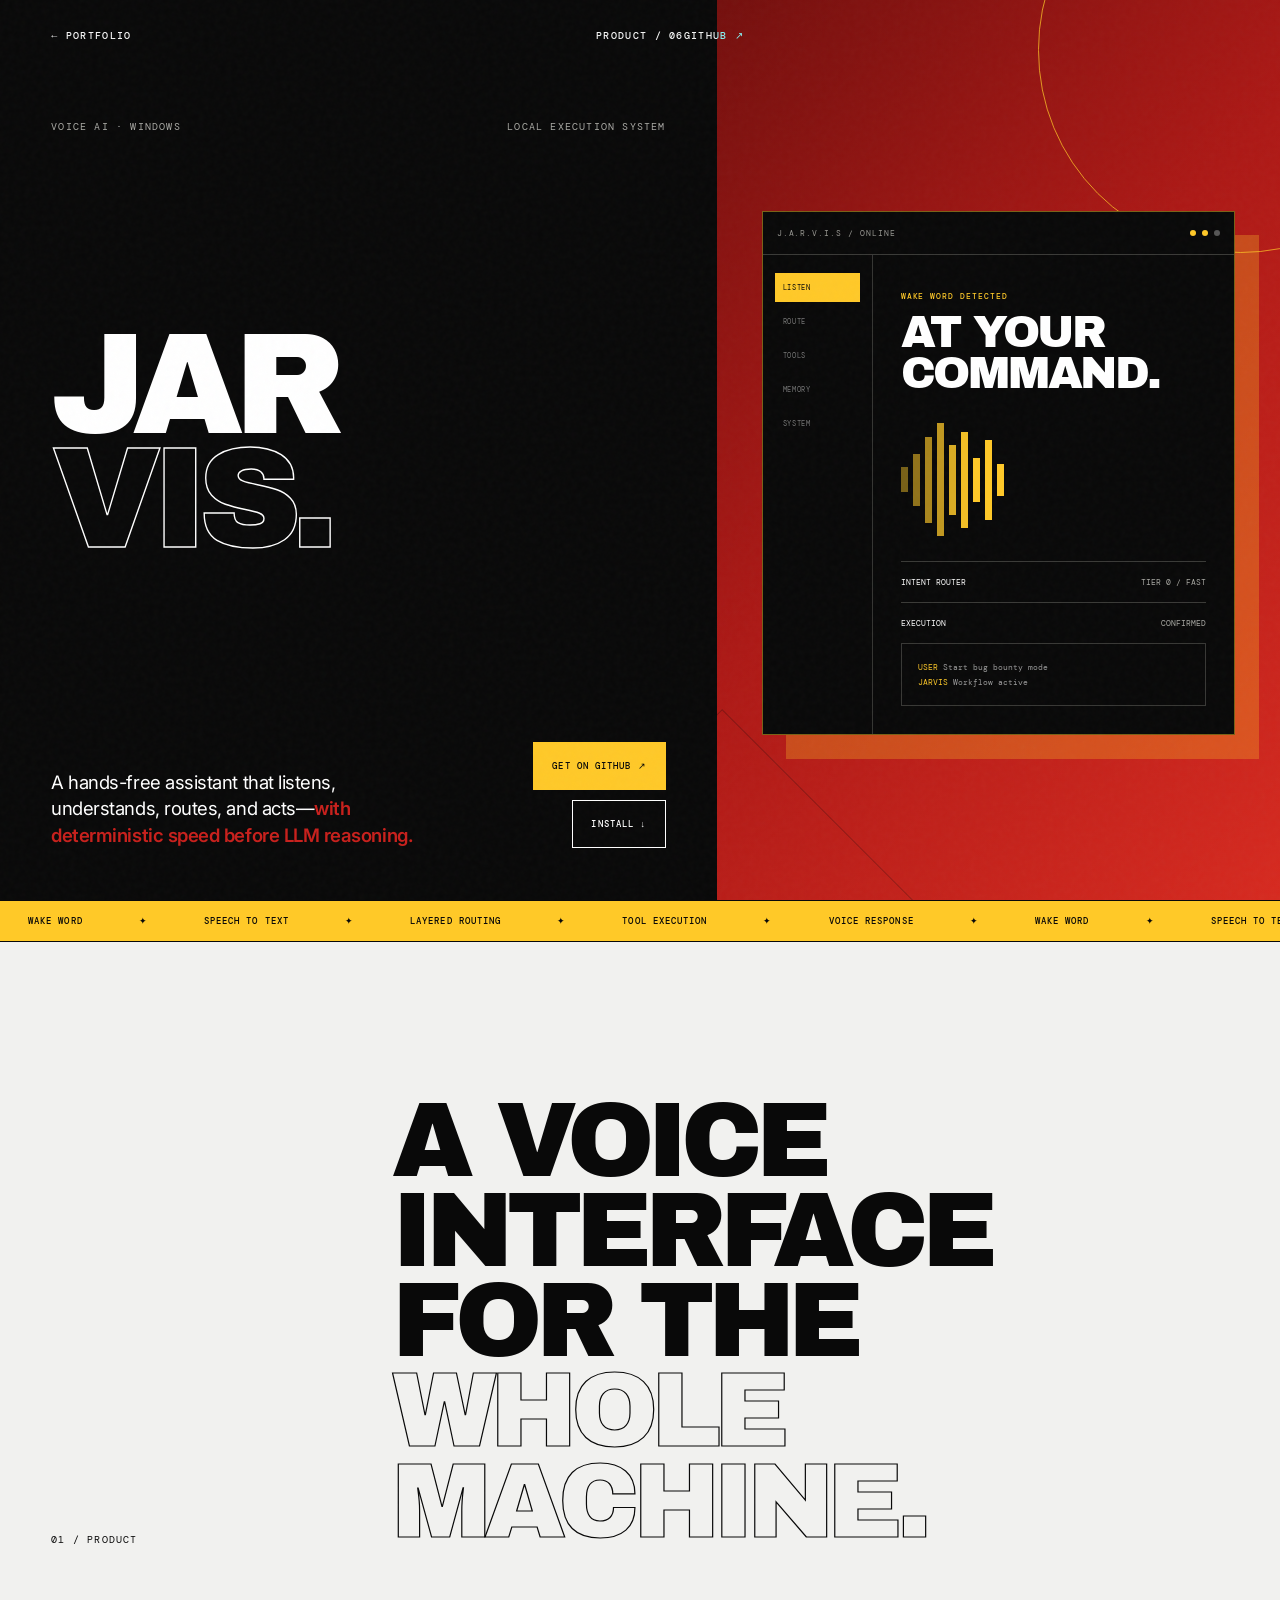
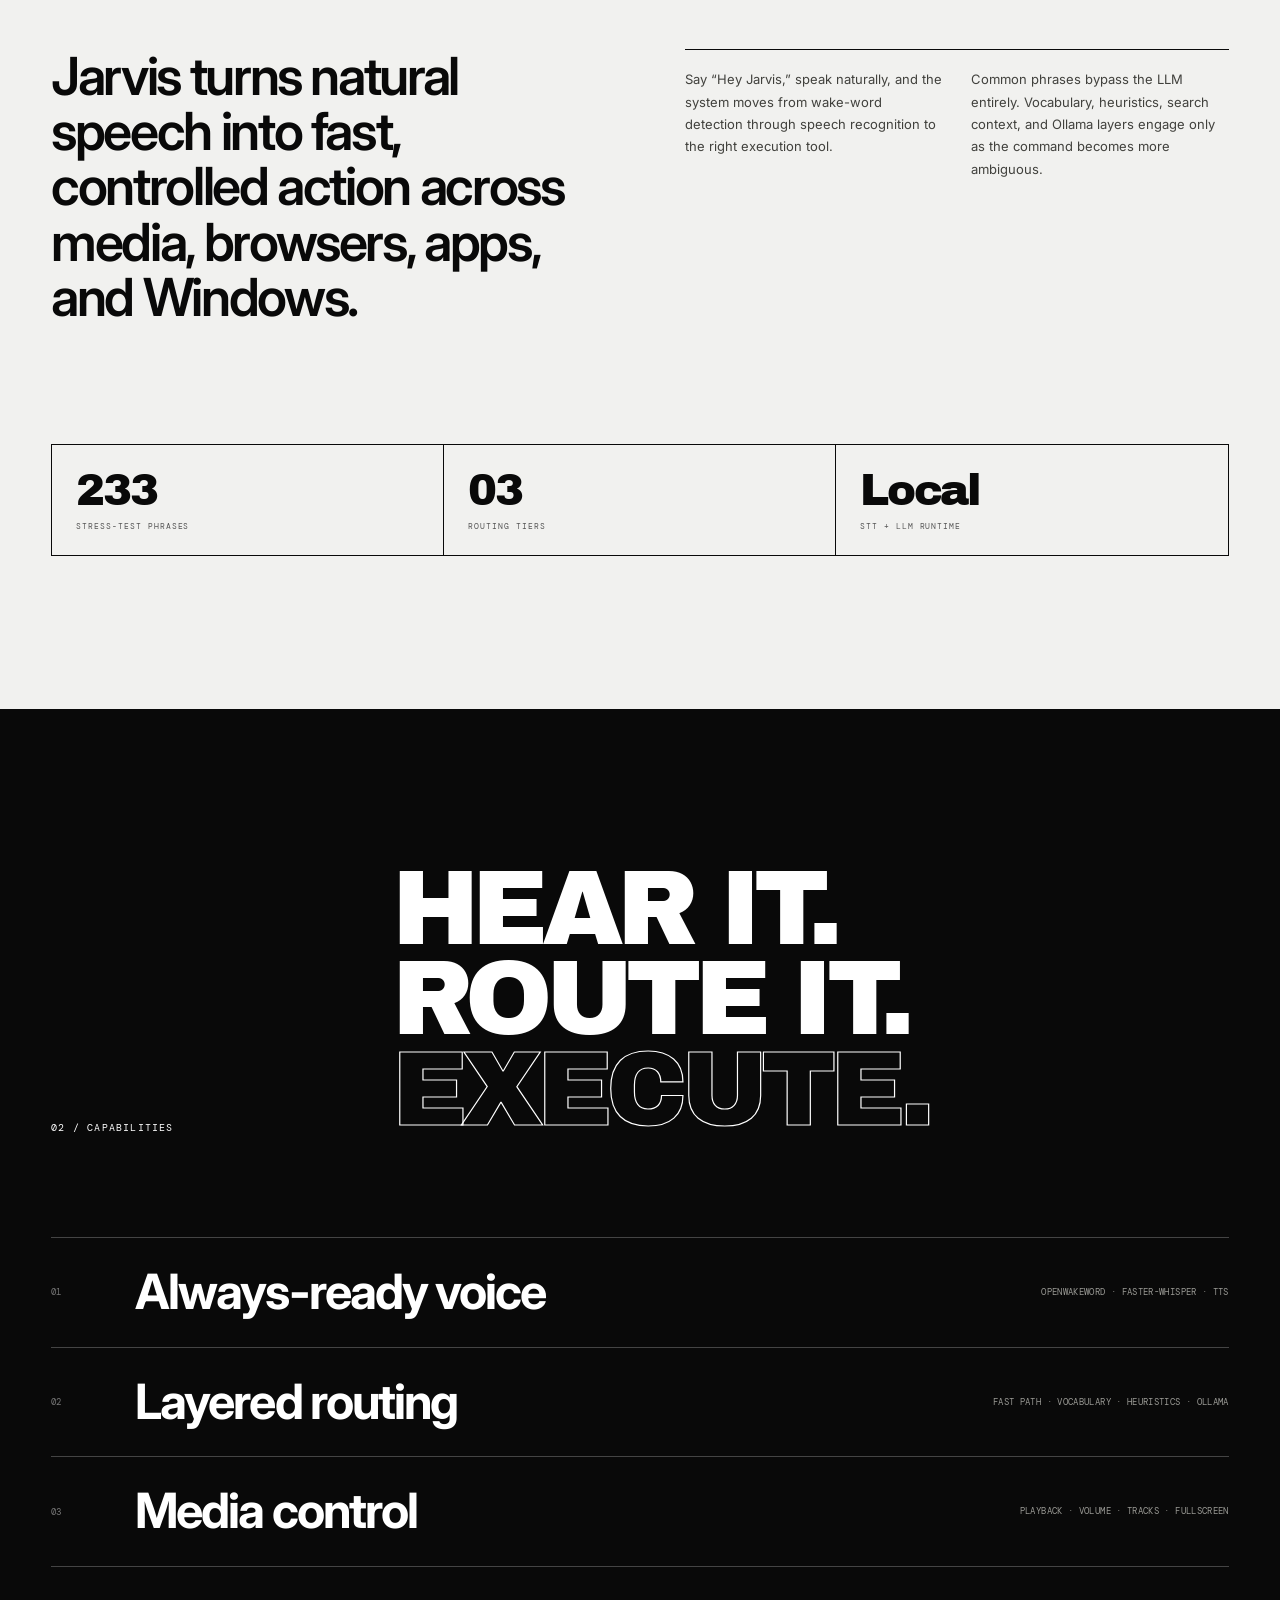
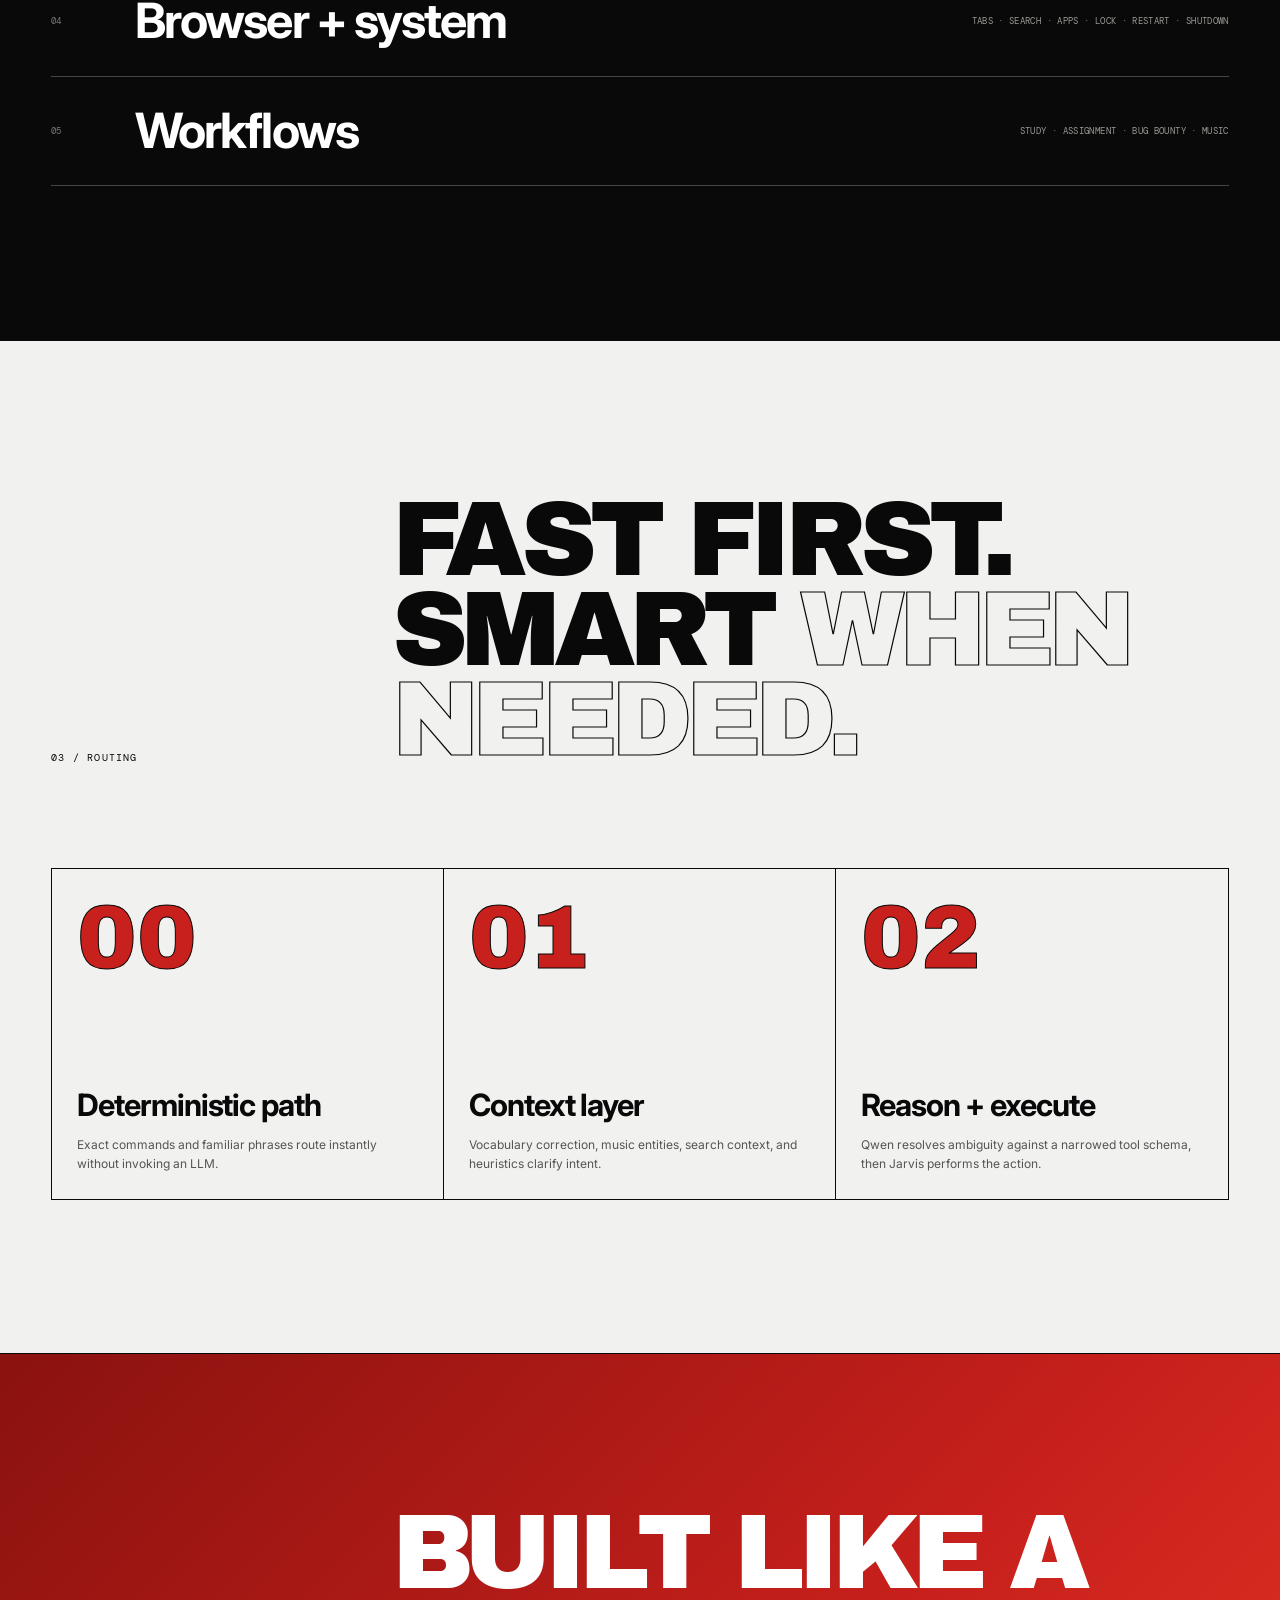
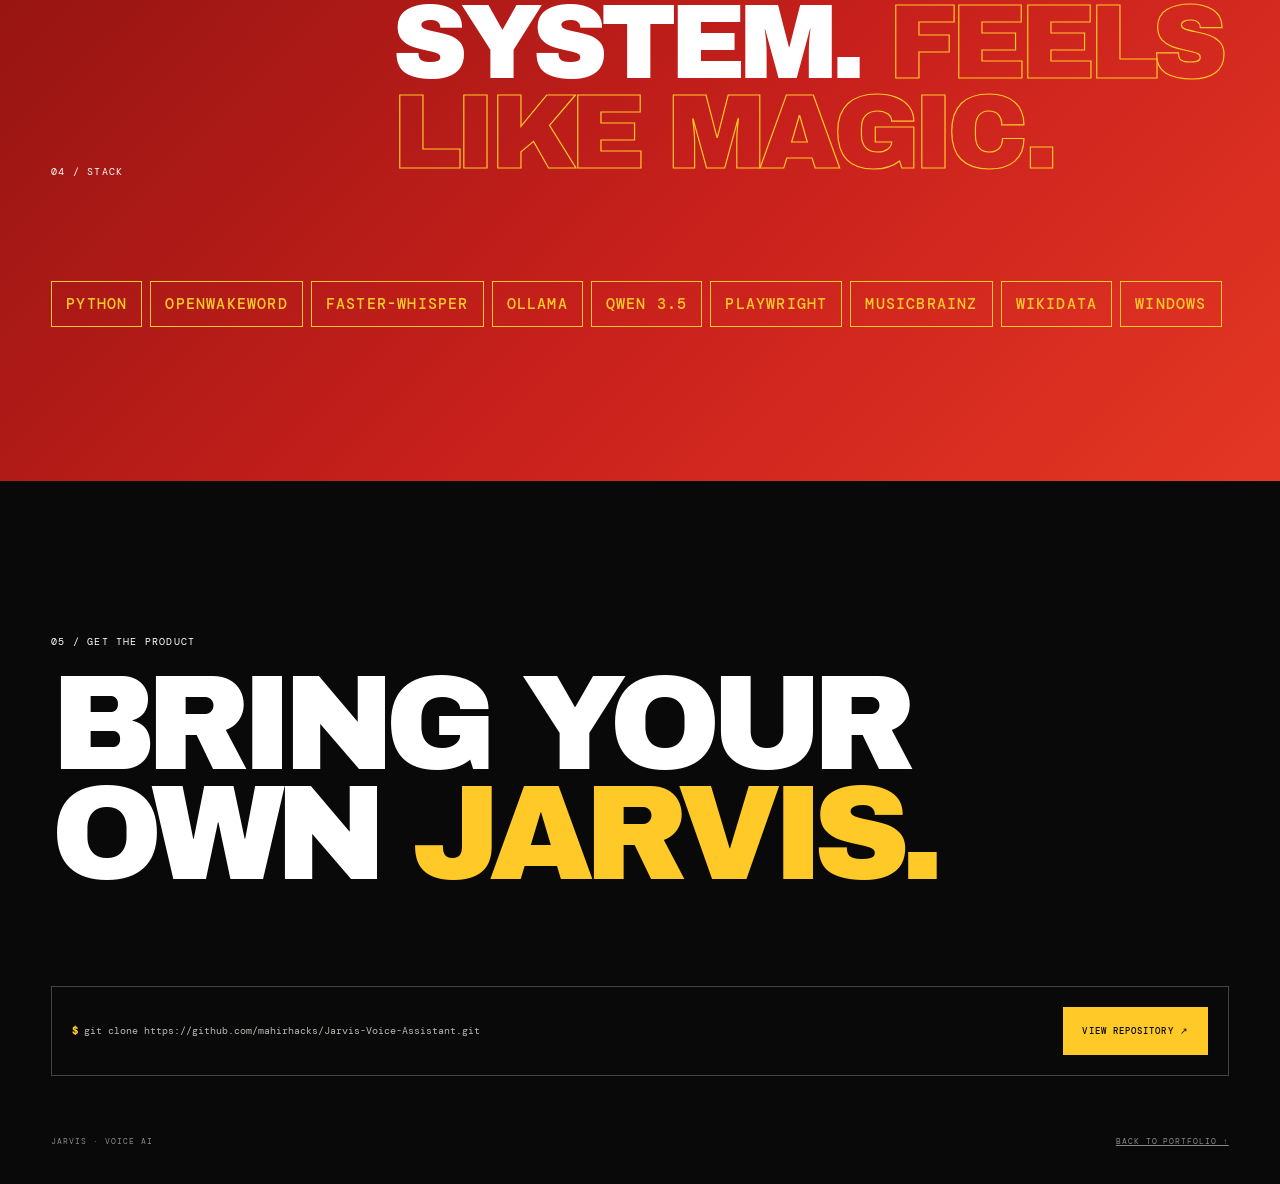
<file: jarvis.html>
<!doctype html>
<html lang="en">
<head>
  <meta charset="utf-8"><meta name="viewport" content="width=device-width,initial-scale=1">
  <meta name="description" content="Jarvis is a hands-free, voice-only local assistant for Windows.">
  <meta name="theme-color" content="#c8201c"><title>Jarvis — Voice-first Windows assistant</title>
  <link rel="icon" href="icon.png"><link rel="stylesheet" href="project.css?v=20260813">
</head>
<body class="theme-jarvis">
  <div class="noise" aria-hidden="true"></div>
  <div class="scroll-control" role="scrollbar" tabindex="0" aria-label="Page scroll position" aria-valuemin="0" aria-valuemax="100" aria-valuenow="0"><div class="scroll-rail"><span class="scroll-thumb"></span></div></div>
  <header class="product-header"><a href="index.html#work">← Portfolio</a><span class="product-id">Product / 06</span><a class="github-link" href="https://github.com/mahirhacks/Jarvis-Voice-Assistant" target="_blank" rel="noreferrer">GitHub ↗</a></header>
  <main>
    <section class="product-hero">
      <div class="hero-copy">
        <div class="hero-meta"><p class="eyebrow">Voice AI · Windows</p><p class="eyebrow">Local execution system</p></div>
        <h1 class="product-name">Jar<span class="outline">vis.</span></h1>
        <div class="hero-end"><p class="hero-summary">A hands-free assistant that listens, understands, routes, and acts—<strong>with deterministic speed before LLM reasoning.</strong></p><div class="hero-actions"><a class="button primary" href="https://github.com/mahirhacks/Jarvis-Voice-Assistant" target="_blank" rel="noreferrer">Get on GitHub ↗</a><a class="button secondary" href="#install">Install ↓</a></div></div>
      </div>
      <div class="product-stage" aria-label="Jarvis voice interface concept">
        <div class="stage-window"><div class="window-bar"><span>J.A.R.V.I.S / Online</span><span class="window-dots"><i></i><i></i><i></i></span></div><div class="window-body"><div class="window-nav"><span class="active">Listen</span><span>Route</span><span>Tools</span><span>Memory</span><span>System</span></div><div class="window-content"><span class="ui-label">Wake word detected</span><h2 class="ui-title">At your command.</h2><div class="ui-bars"><i style="--h:22%;--n:.1"></i><i style="--h:45%;--n:.2"></i><i style="--h:75%;--n:.3"></i><i style="--h:98%;--n:.4"></i><i style="--h:61%;--n:.5"></i><i style="--h:84%;--n:.6"></i><i style="--h:38%;--n:.7"></i><i style="--h:70%;--n:.8"></i><i style="--h:28%;--n:.9"></i></div><div class="ui-row"><b>Intent router</b><span>Tier 0 / Fast</span></div><div class="ui-row"><b>Execution</b><span>Confirmed</span></div><div class="code-block"><b>USER</b> Start bug bounty mode<br><b>JARVIS</b> Workflow active</div></div></div></div>
      </div>
    </section>
    <div class="marquee" aria-hidden="true"><div class="marquee-track"><span>Wake word</span><span>Speech to text</span><span>Layered routing</span><span>Tool execution</span><span>Voice response</span><span>Wake word</span><span>Speech to text</span><span>Layered routing</span><span>Tool execution</span><span>Voice response</span></div></div>
    <section class="section"><div class="section-head reveal"><p class="eyebrow">01 / Product</p><h2>A voice interface for the <em>whole machine.</em></h2></div><div class="overview-grid"><p class="overview-lead reveal">Jarvis turns natural speech into fast, controlled action across media, browsers, apps, and Windows.</p><div class="overview-copy reveal"><p>Say “Hey Jarvis,” speak naturally, and the system moves from wake-word detection through speech recognition to the right execution tool.</p><p>Common phrases bypass the LLM entirely. Vocabulary, heuristics, search context, and Ollama layers engage only as the command becomes more ambiguous.</p></div><div class="stat-grid reveal"><div class="stat"><b>233</b><span>Stress-test phrases</span></div><div class="stat"><b>03</b><span>Routing tiers</span></div><div class="stat"><b>Local</b><span>STT + LLM runtime</span></div></div></div></section>
    <section class="section features"><div class="section-head reveal"><p class="eyebrow">02 / Capabilities</p><h2>Hear it. Route it. <em>Execute.</em></h2></div><div class="feature-list"><article class="feature reveal"><span class="feature-num">01</span><h3>Always-ready voice</h3><p>openWakeWord · faster-whisper · TTS</p></article><article class="feature reveal"><span class="feature-num">02</span><h3>Layered routing</h3><p>Fast path · vocabulary · heuristics · Ollama</p></article><article class="feature reveal"><span class="feature-num">03</span><h3>Media control</h3><p>Playback · volume · tracks · fullscreen</p></article><article class="feature reveal"><span class="feature-num">04</span><h3>Browser + system</h3><p>Tabs · search · apps · lock · restart · shutdown</p></article><article class="feature reveal"><span class="feature-num">05</span><h3>Workflows</h3><p>Study · assignment · bug bounty · music</p></article></div></section>
    <section class="section"><div class="section-head reveal"><p class="eyebrow">03 / Routing</p><h2>Fast first. Smart <em>when needed.</em></h2></div><div class="workflow-grid reveal"><article class="workflow-step"><span class="step-num">00</span><div><h3>Deterministic path</h3><p>Exact commands and familiar phrases route instantly without invoking an LLM.</p></div></article><article class="workflow-step"><span class="step-num">01</span><div><h3>Context layer</h3><p>Vocabulary correction, music entities, search context, and heuristics clarify intent.</p></div></article><article class="workflow-step"><span class="step-num">02</span><div><h3>Reason + execute</h3><p>Qwen resolves ambiguity against a narrowed tool schema, then Jarvis performs the action.</p></div></article></div></section>
    <section class="section stack-section"><div class="section-head reveal"><p class="eyebrow">04 / Stack</p><h2>Built like a system. <em>Feels like magic.</em></h2></div><div class="stack-cloud reveal"><span>Python</span><span>openWakeWord</span><span>faster-whisper</span><span>Ollama</span><span>Qwen 3.5</span><span>Playwright</span><span>MusicBrainz</span><span>Wikidata</span><span>Windows</span></div></section>
    <section class="install" id="install"><div><p class="eyebrow">05 / Get the product</p><h2>Bring your own <span>Jarvis.</span></h2></div><div><div class="install-panel"><div class="install-code"><b>$</b> git clone https://github.com/mahirhacks/Jarvis-Voice-Assistant.git</div><a class="button primary" href="https://github.com/mahirhacks/Jarvis-Voice-Assistant" target="_blank" rel="noreferrer">View repository ↗</a></div><footer class="install-footer"><span>Jarvis · Voice AI</span><a href="index.html#work">Back to portfolio ↑</a></footer></div></section>
  </main><script src="project.js"></script>
</body></html>
</file>
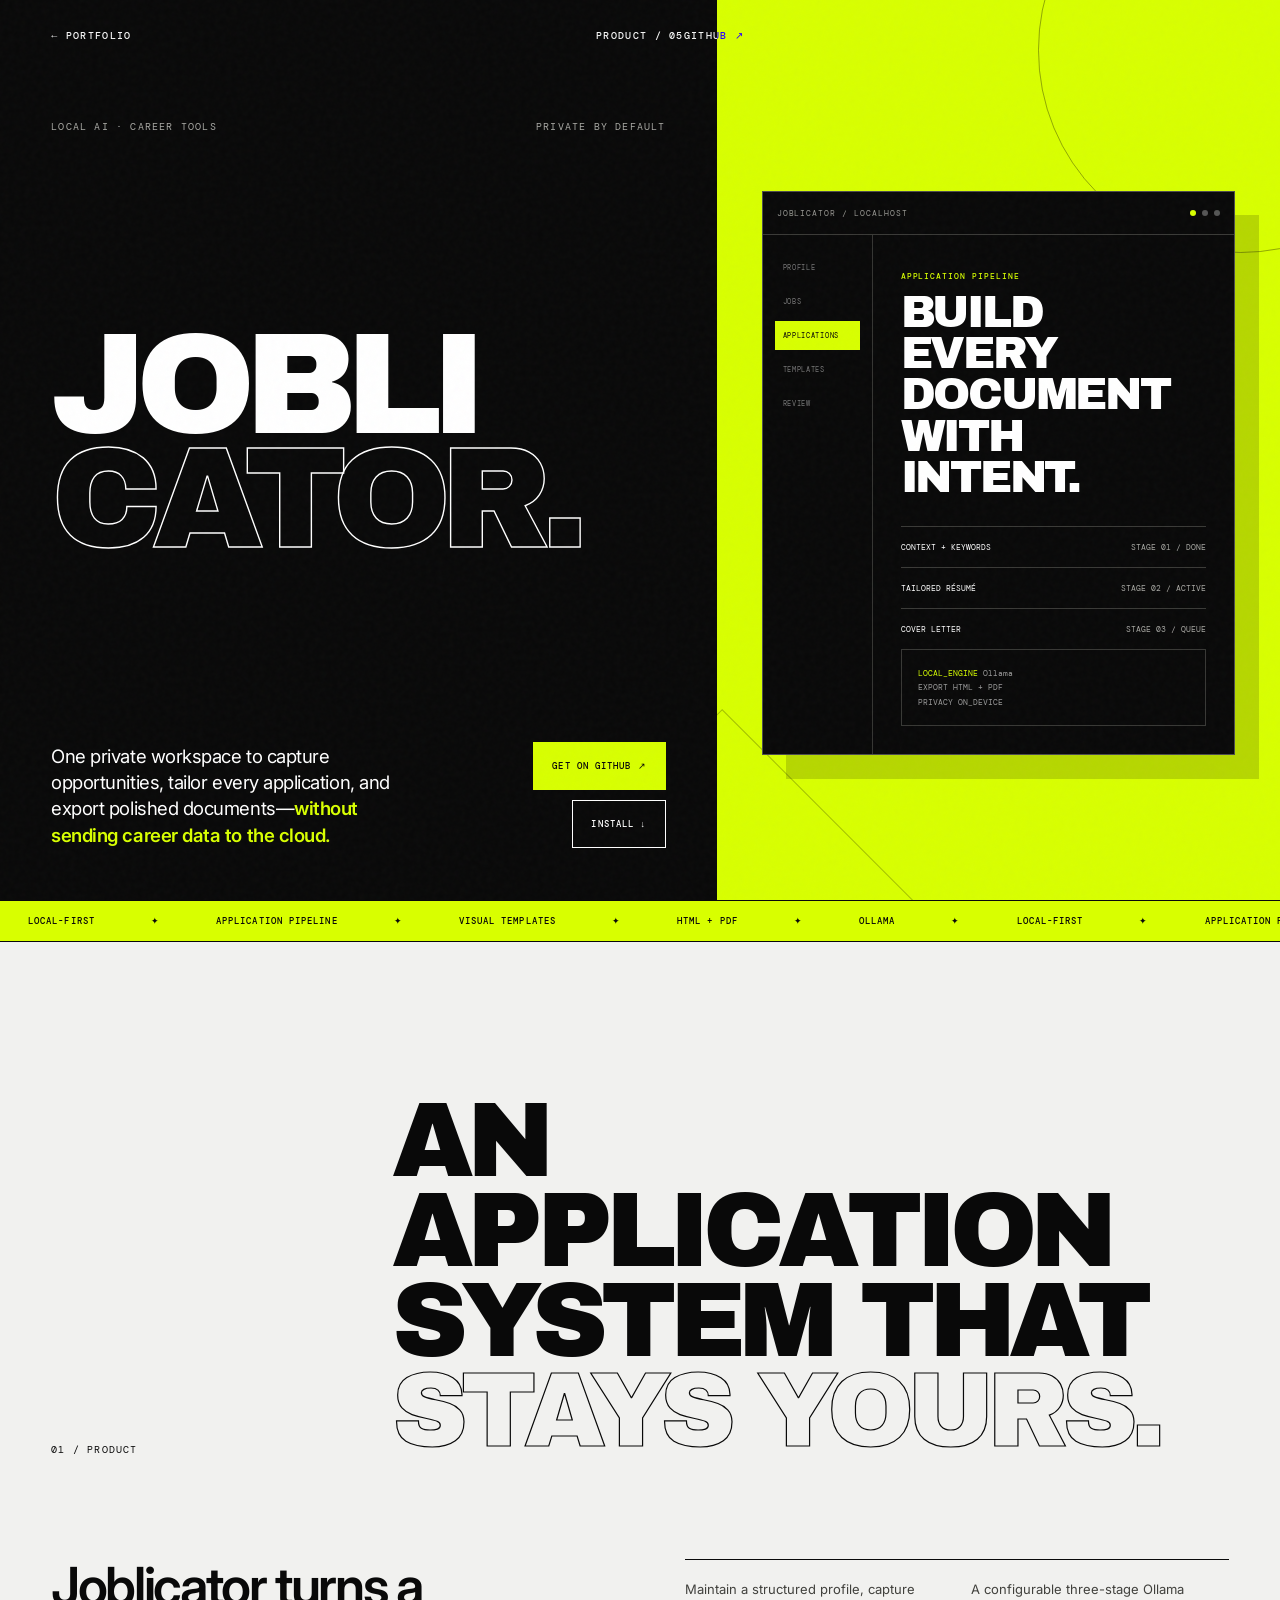
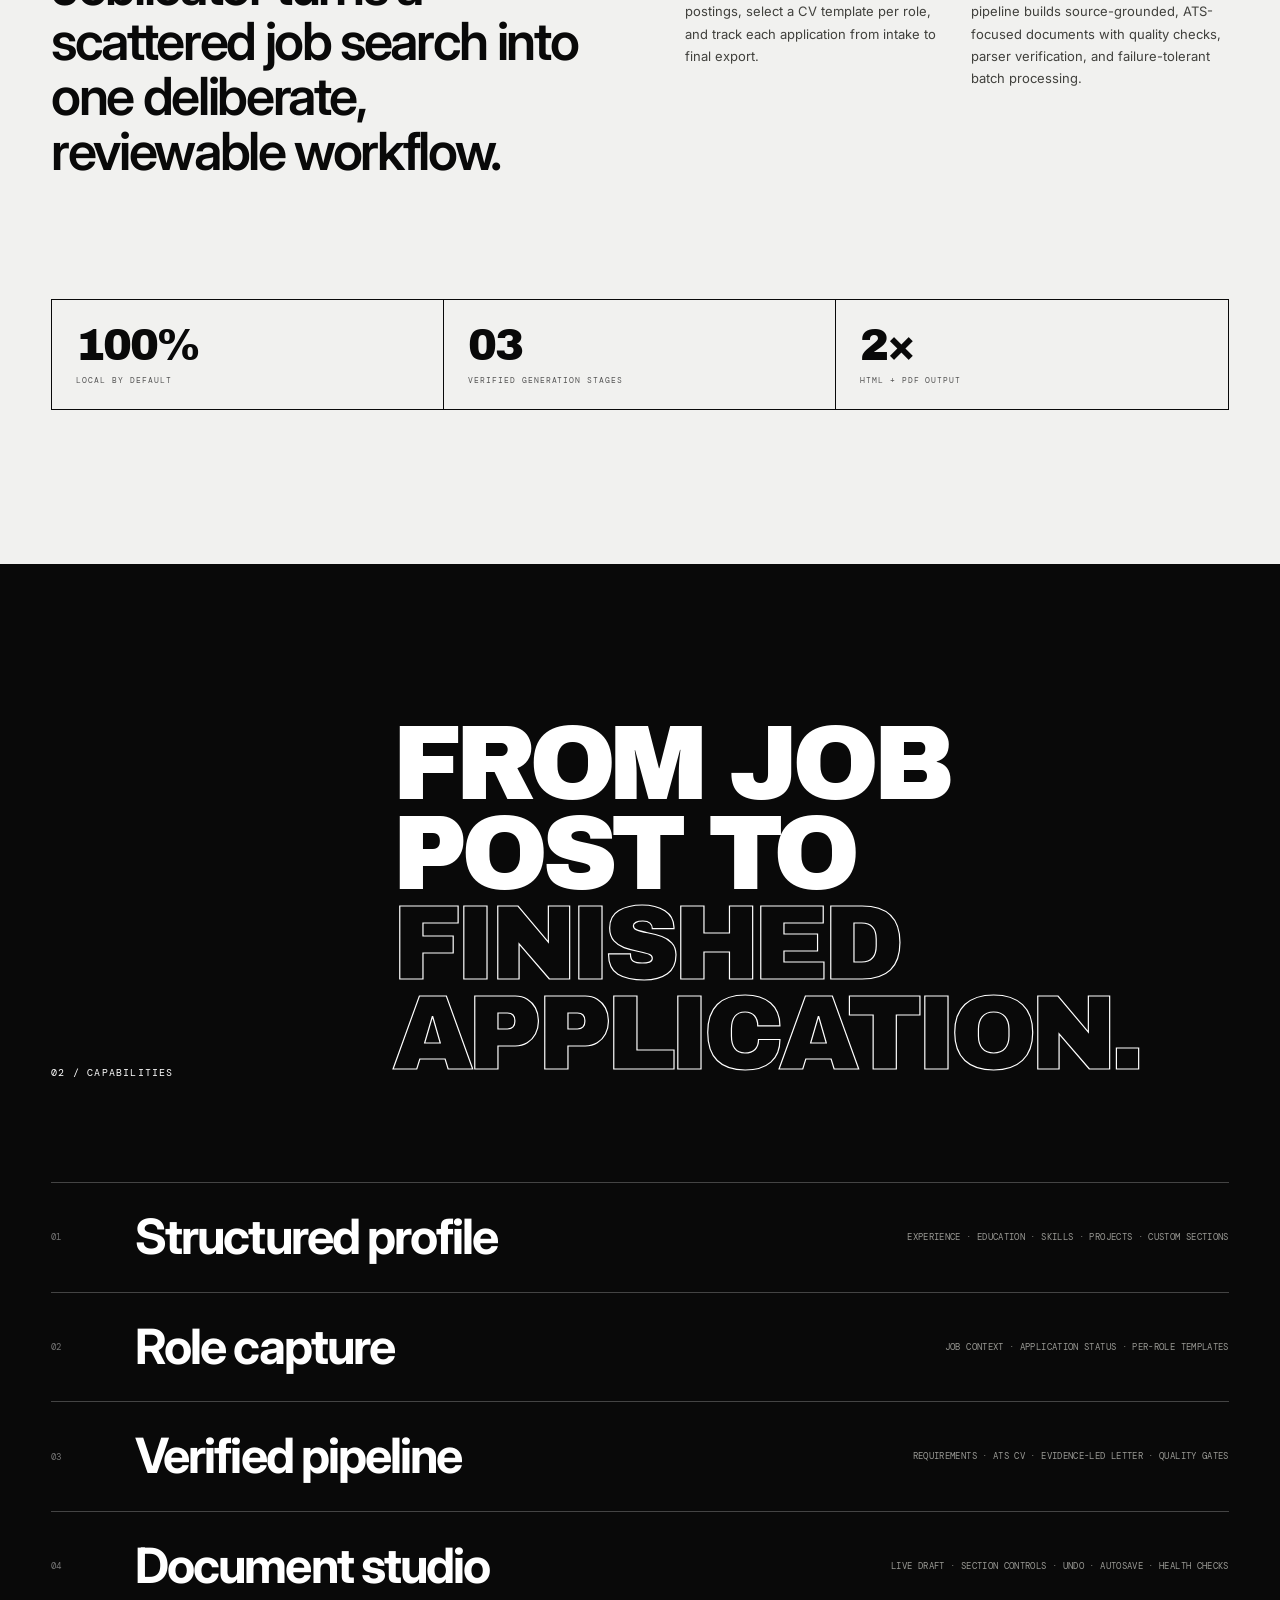
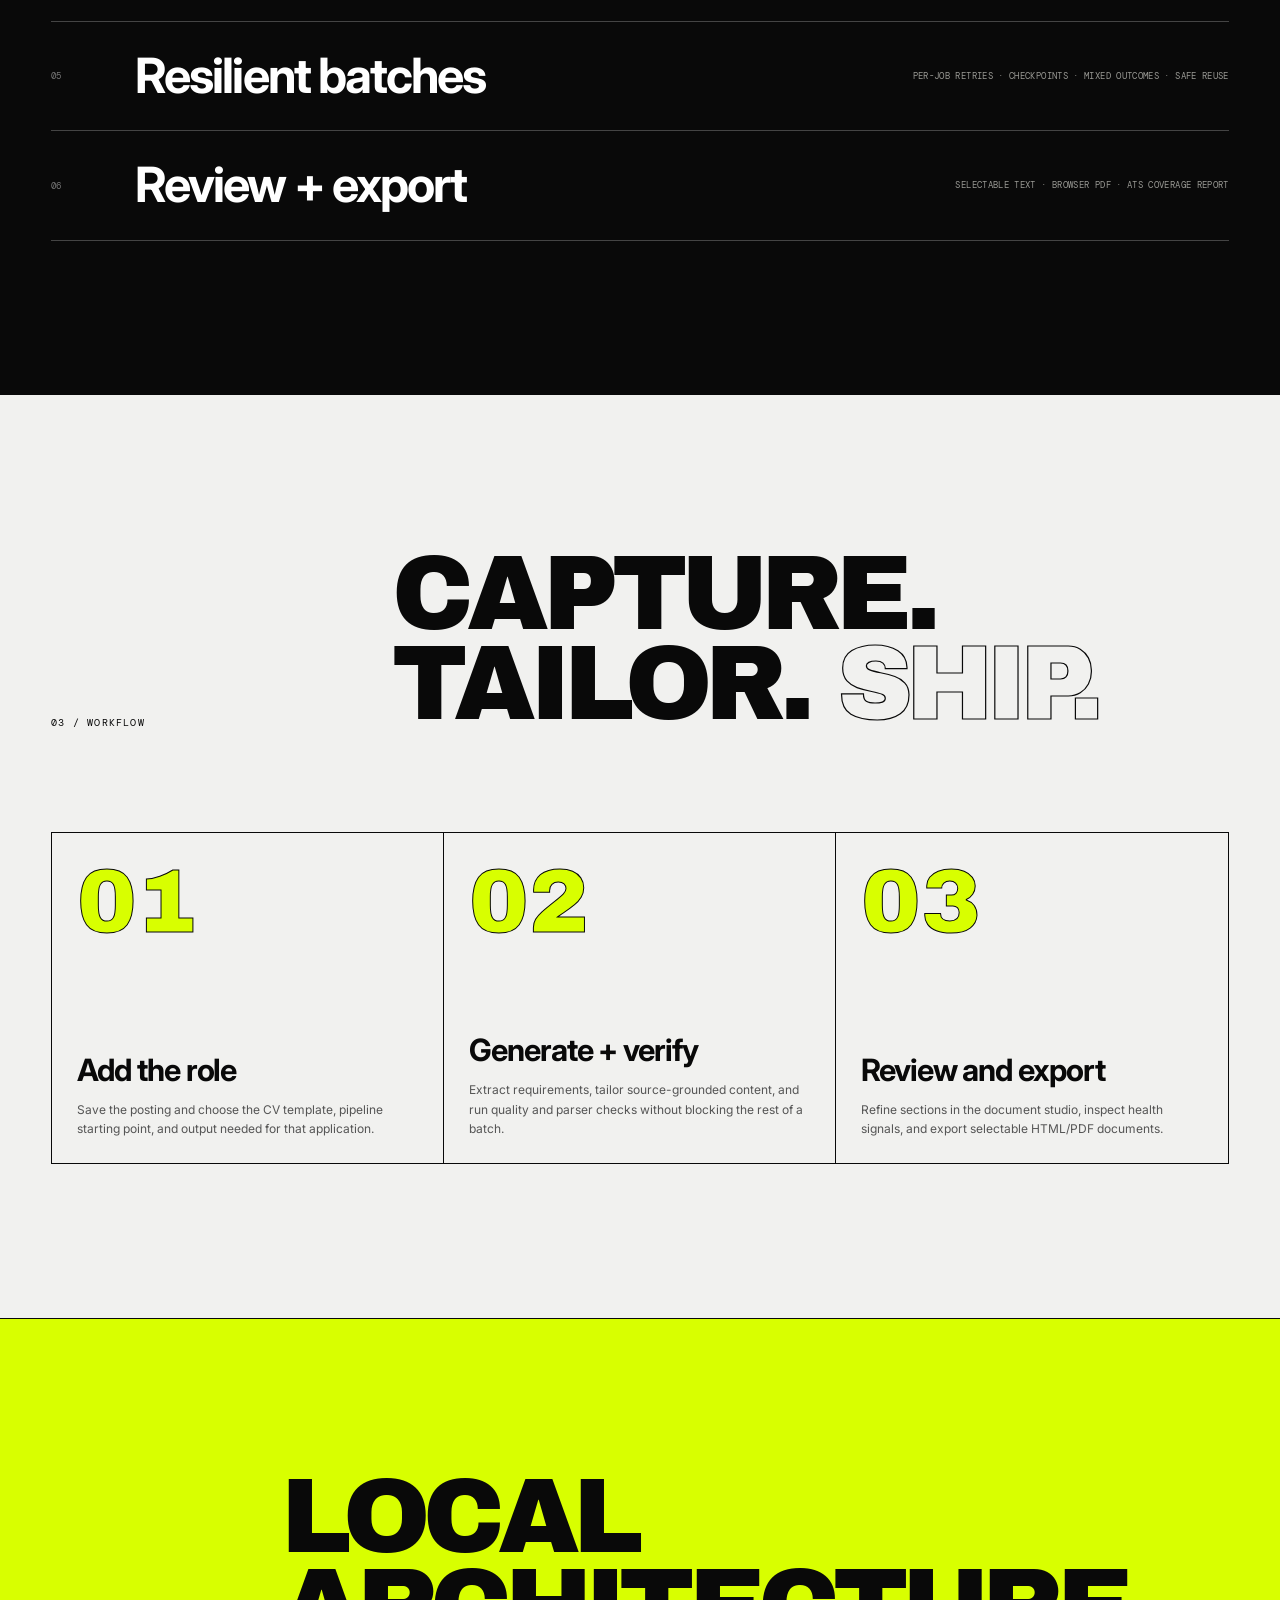
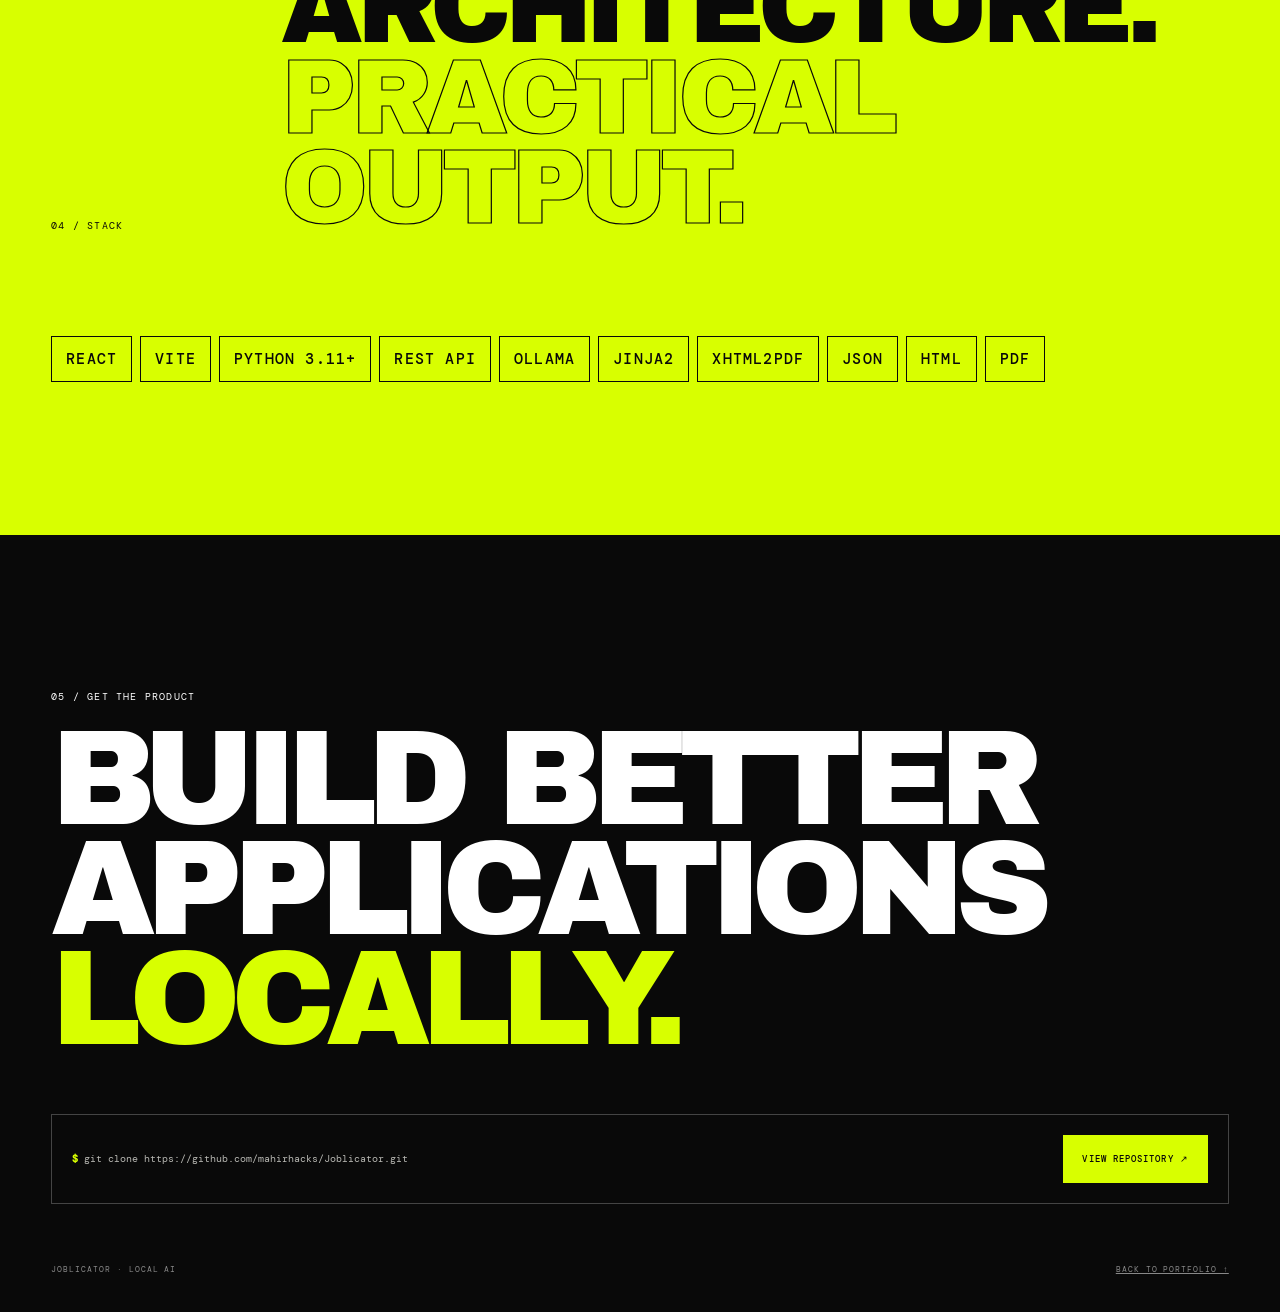
<file: joblicator.html>
<!doctype html>
<html lang="en">
<head>
  <meta charset="utf-8"><meta name="viewport" content="width=device-width,initial-scale=1">
  <meta name="description" content="Joblicator is a private, local-first studio for tailoring job applications with Ollama.">
  <meta name="theme-color" content="#d8ff00"><title>Joblicator — Local-first application studio</title>
  <link rel="icon" href="icon.png"><link rel="stylesheet" href="project.css?v=20260813">
</head>
<body class="theme-joblicator">
  <div class="noise" aria-hidden="true"></div>
  <div class="scroll-control" role="scrollbar" tabindex="0" aria-label="Page scroll position" aria-valuemin="0" aria-valuemax="100" aria-valuenow="0"><div class="scroll-rail"><span class="scroll-thumb"></span></div></div>
  <header class="product-header"><a href="index.html#work">← Portfolio</a><span class="product-id">Product / 05</span><a class="github-link" href="https://github.com/mahirhacks/Joblicator" target="_blank" rel="noreferrer">GitHub ↗</a></header>
  <main>
    <section class="product-hero">
      <div class="hero-copy">
        <div class="hero-meta"><p class="eyebrow">Local AI · Career tools</p><p class="eyebrow">Private by default</p></div>
        <h1 class="product-name">Jobli<span class="outline">cator.</span></h1>
        <div class="hero-end"><p class="hero-summary">One private workspace to capture opportunities, tailor every application, and export polished documents—<strong>without sending career data to the cloud.</strong></p><div class="hero-actions"><a class="button primary" href="https://github.com/mahirhacks/Joblicator" target="_blank" rel="noreferrer">Get on GitHub ↗</a><a class="button secondary" href="#install">Install ↓</a></div></div>
      </div>
      <div class="product-stage" aria-label="Joblicator interface concept">
        <div class="stage-window"><div class="window-bar"><span>Joblicator / Localhost</span><span class="window-dots"><i></i><i></i><i></i></span></div><div class="window-body"><div class="window-nav"><span>Profile</span><span>Jobs</span><span class="active">Applications</span><span>Templates</span><span>Review</span></div><div class="window-content"><span class="ui-label">Application pipeline</span><h2 class="ui-title">Build every document with intent.</h2><div class="ui-row"><b>Context + keywords</b><span>Stage 01 / Done</span></div><div class="ui-row"><b>Tailored résumé</b><span>Stage 02 / Active</span></div><div class="ui-row"><b>Cover letter</b><span>Stage 03 / Queue</span></div><div class="code-block"><b>LOCAL_ENGINE</b> Ollama<br>EXPORT HTML + PDF<br>PRIVACY ON_DEVICE</div></div></div></div>
      </div>
    </section>
    <div class="marquee" aria-hidden="true"><div class="marquee-track"><span>Local-first</span><span>Application pipeline</span><span>Visual templates</span><span>HTML + PDF</span><span>Ollama</span><span>Local-first</span><span>Application pipeline</span><span>Visual templates</span><span>HTML + PDF</span><span>Ollama</span></div></div>
    <section class="section">
      <div class="section-head reveal"><p class="eyebrow">01 / Product</p><h2>An application system that <em>stays yours.</em></h2></div>
      <div class="overview-grid"><p class="overview-lead reveal">Joblicator turns a scattered job search into one deliberate, reviewable workflow.</p><div class="overview-copy reveal"><p>Maintain a structured profile, capture postings, select a CV template per role, and track each application from intake to final export.</p><p>A configurable three-stage Ollama pipeline builds source-grounded, ATS-focused documents with quality checks, parser verification, and failure-tolerant batch processing.</p></div><div class="stat-grid reveal"><div class="stat"><b>100%</b><span>Local by default</span></div><div class="stat"><b>03</b><span>Verified generation stages</span></div><div class="stat"><b>2×</b><span>HTML + PDF output</span></div></div></div>
    </section>
    <section class="section features">
      <div class="section-head reveal"><p class="eyebrow">02 / Capabilities</p><h2>From job post to <em>finished application.</em></h2></div>
      <div class="feature-list"><article class="feature reveal"><span class="feature-num">01</span><h3>Structured profile</h3><p>Experience · education · skills · projects · custom sections</p></article><article class="feature reveal"><span class="feature-num">02</span><h3>Role capture</h3><p>Job context · application status · per-role templates</p></article><article class="feature reveal"><span class="feature-num">03</span><h3>Verified pipeline</h3><p>Requirements · ATS CV · evidence-led letter · quality gates</p></article><article class="feature reveal"><span class="feature-num">04</span><h3>Document studio</h3><p>Live draft · section controls · undo · autosave · health checks</p></article><article class="feature reveal"><span class="feature-num">05</span><h3>Resilient batches</h3><p>Per-job retries · checkpoints · mixed outcomes · safe reuse</p></article><article class="feature reveal"><span class="feature-num">06</span><h3>Review + export</h3><p>Selectable text · browser PDF · ATS coverage report</p></article></div>
    </section>
    <section class="section">
      <div class="section-head reveal"><p class="eyebrow">03 / Workflow</p><h2>Capture. Tailor. <em>Ship.</em></h2></div>
      <div class="workflow-grid reveal"><article class="workflow-step"><span class="step-num">01</span><div><h3>Add the role</h3><p>Save the posting and choose the CV template, pipeline starting point, and output needed for that application.</p></div></article><article class="workflow-step"><span class="step-num">02</span><div><h3>Generate + verify</h3><p>Extract requirements, tailor source-grounded content, and run quality and parser checks without blocking the rest of a batch.</p></div></article><article class="workflow-step"><span class="step-num">03</span><div><h3>Review and export</h3><p>Refine sections in the document studio, inspect health signals, and export selectable HTML/PDF documents.</p></div></article></div>
    </section>
    <section class="section stack-section"><div class="section-head reveal"><p class="eyebrow">04 / Stack</p><h2>Local architecture. <em>Practical output.</em></h2></div><div class="stack-cloud reveal"><span>React</span><span>Vite</span><span>Python 3.11+</span><span>REST API</span><span>Ollama</span><span>Jinja2</span><span>xhtml2pdf</span><span>JSON</span><span>HTML</span><span>PDF</span></div></section>
    <section class="install" id="install"><div><p class="eyebrow">05 / Get the product</p><h2>Build better applications <span>locally.</span></h2></div><div><div class="install-panel"><div class="install-code"><b>$</b> git clone https://github.com/mahirhacks/Joblicator.git</div><a class="button primary" href="https://github.com/mahirhacks/Joblicator" target="_blank" rel="noreferrer">View repository ↗</a></div><footer class="install-footer"><span>Joblicator · Local AI</span><a href="index.html#work">Back to portfolio ↑</a></footer></div></section>
  </main><script src="project.js"></script>
</body></html>
</file>
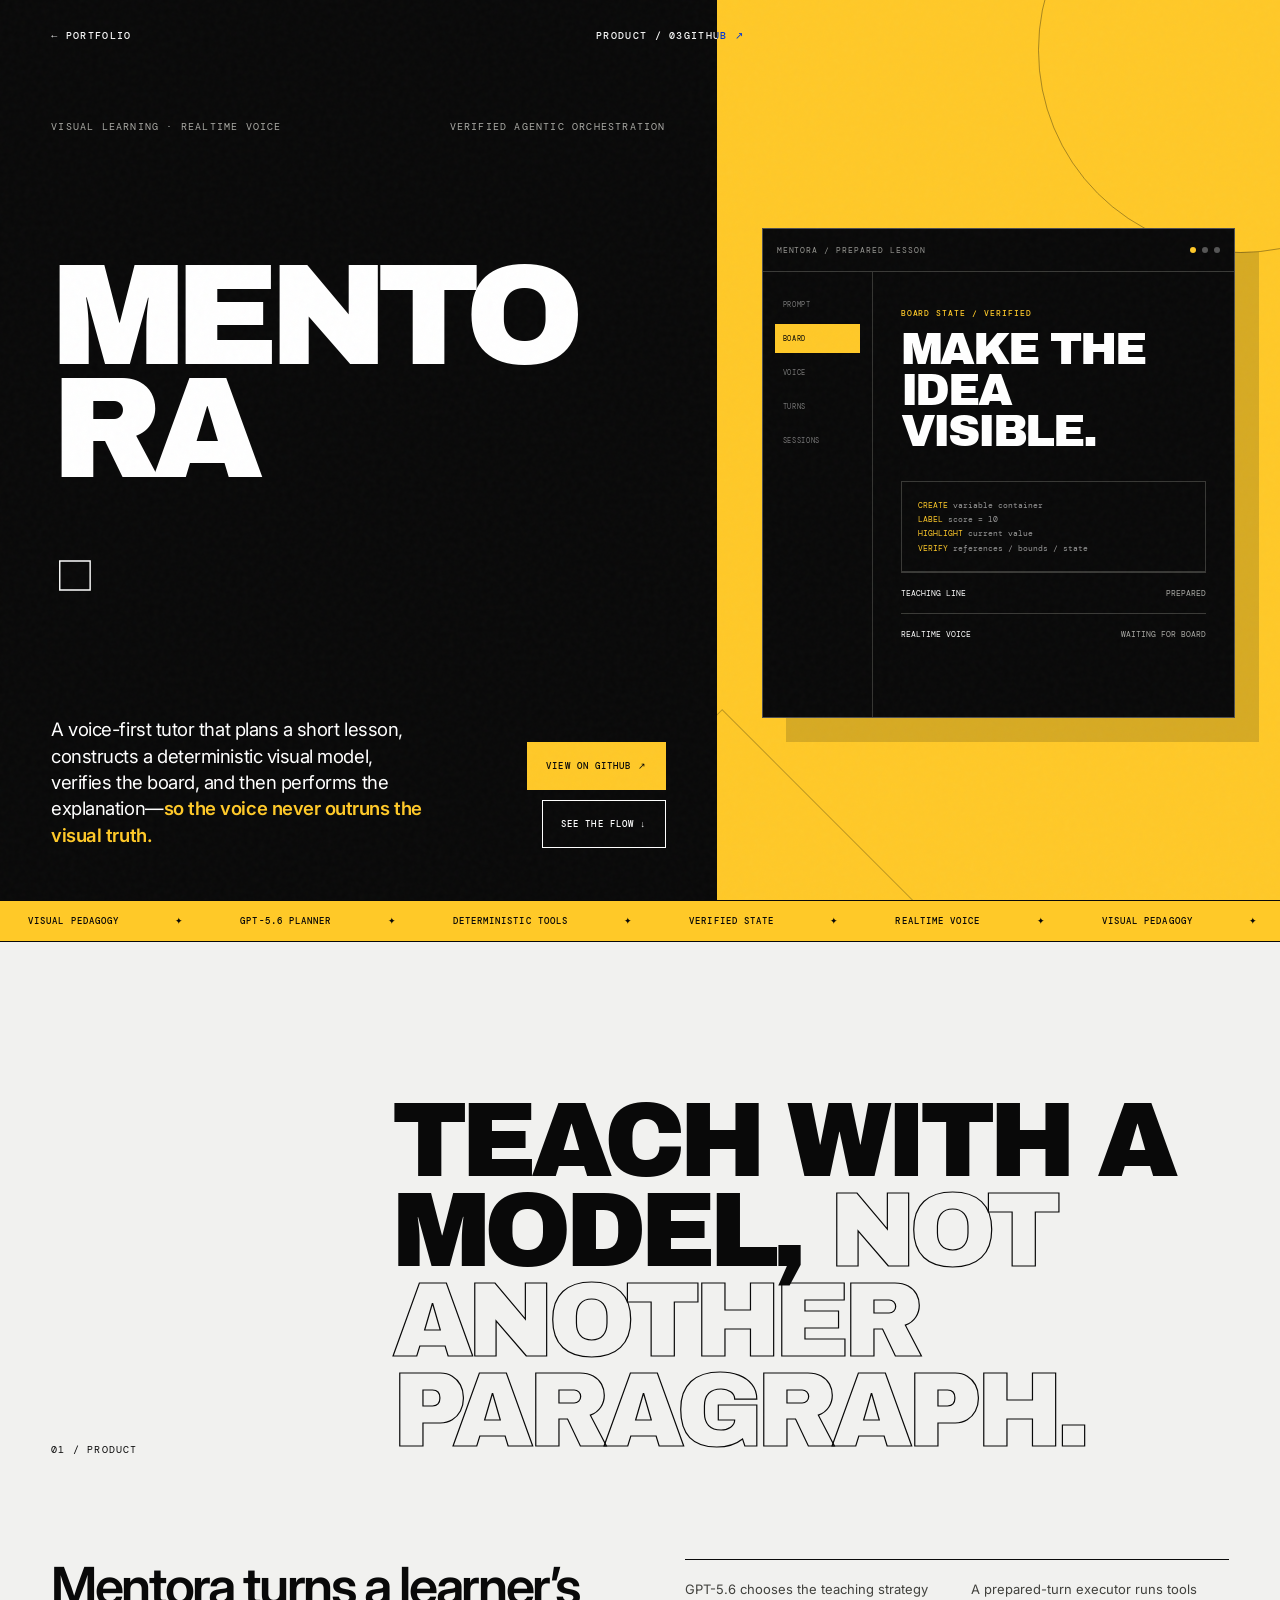
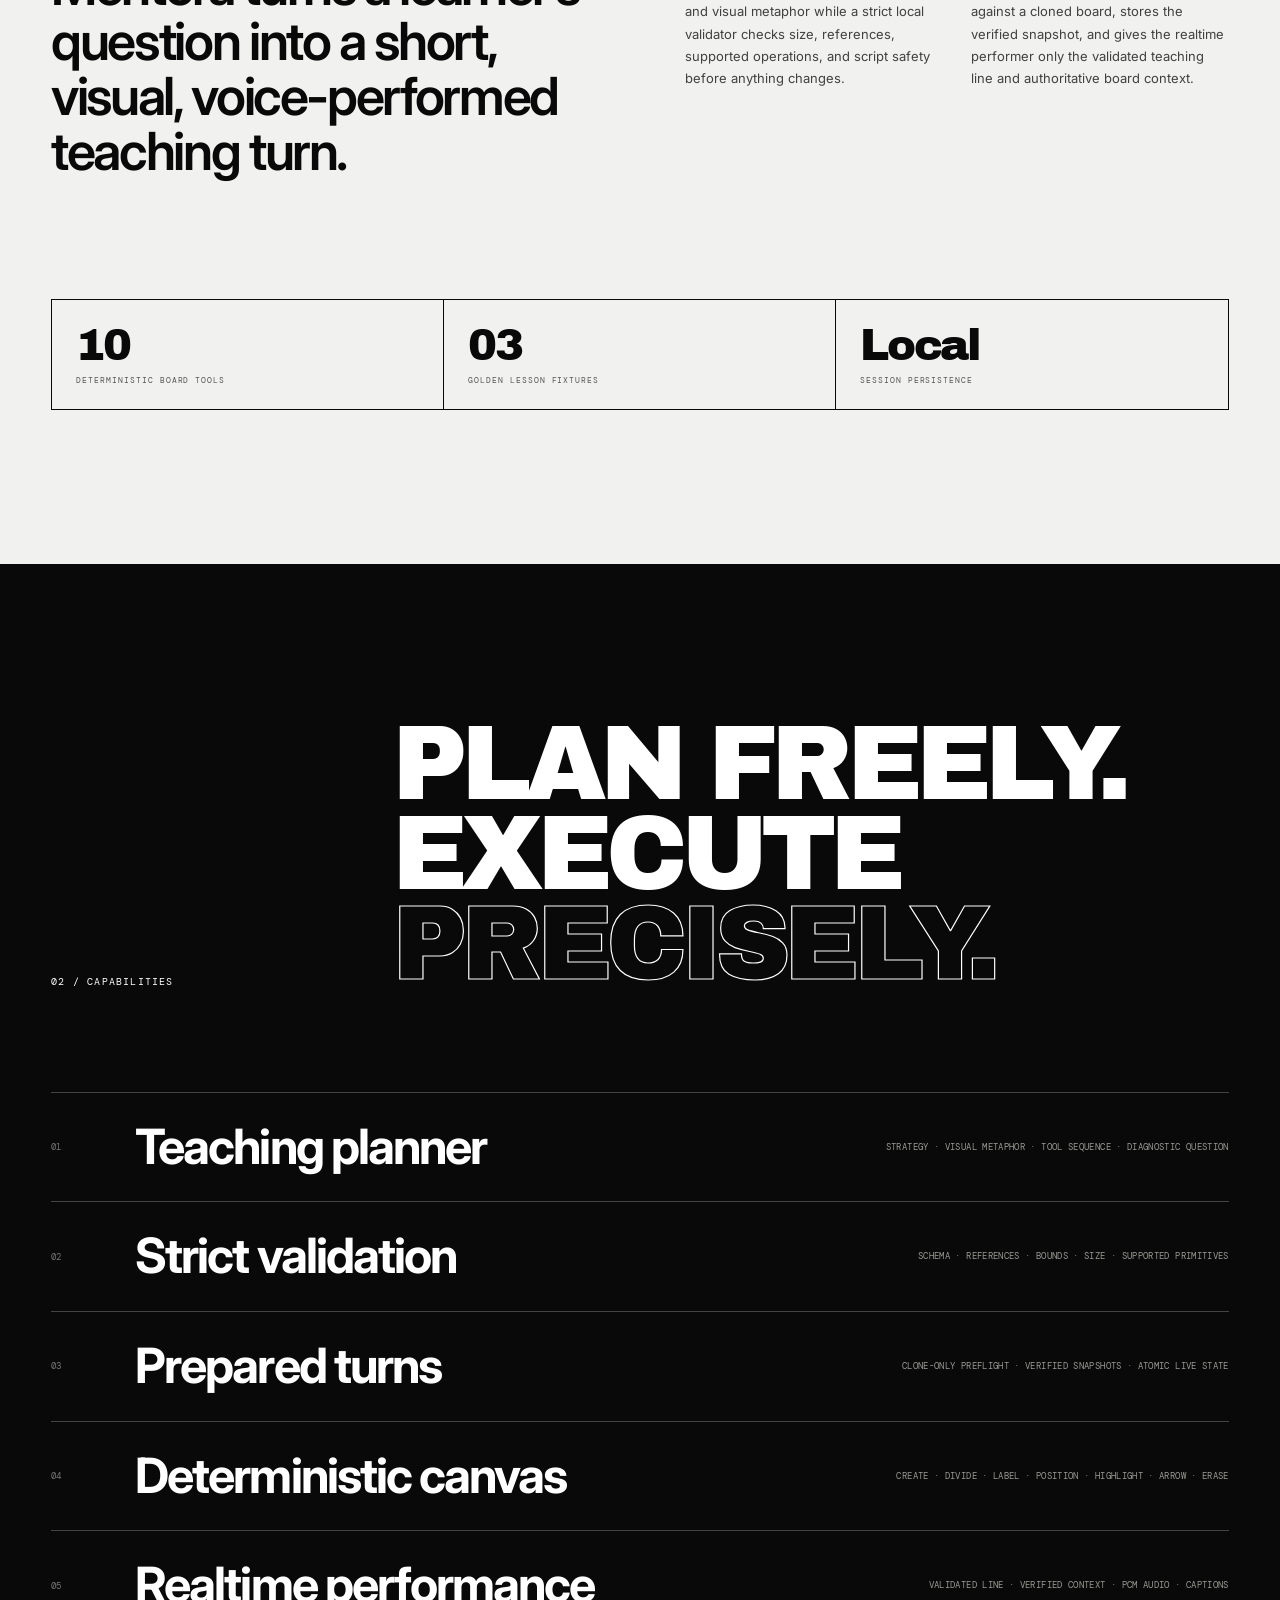
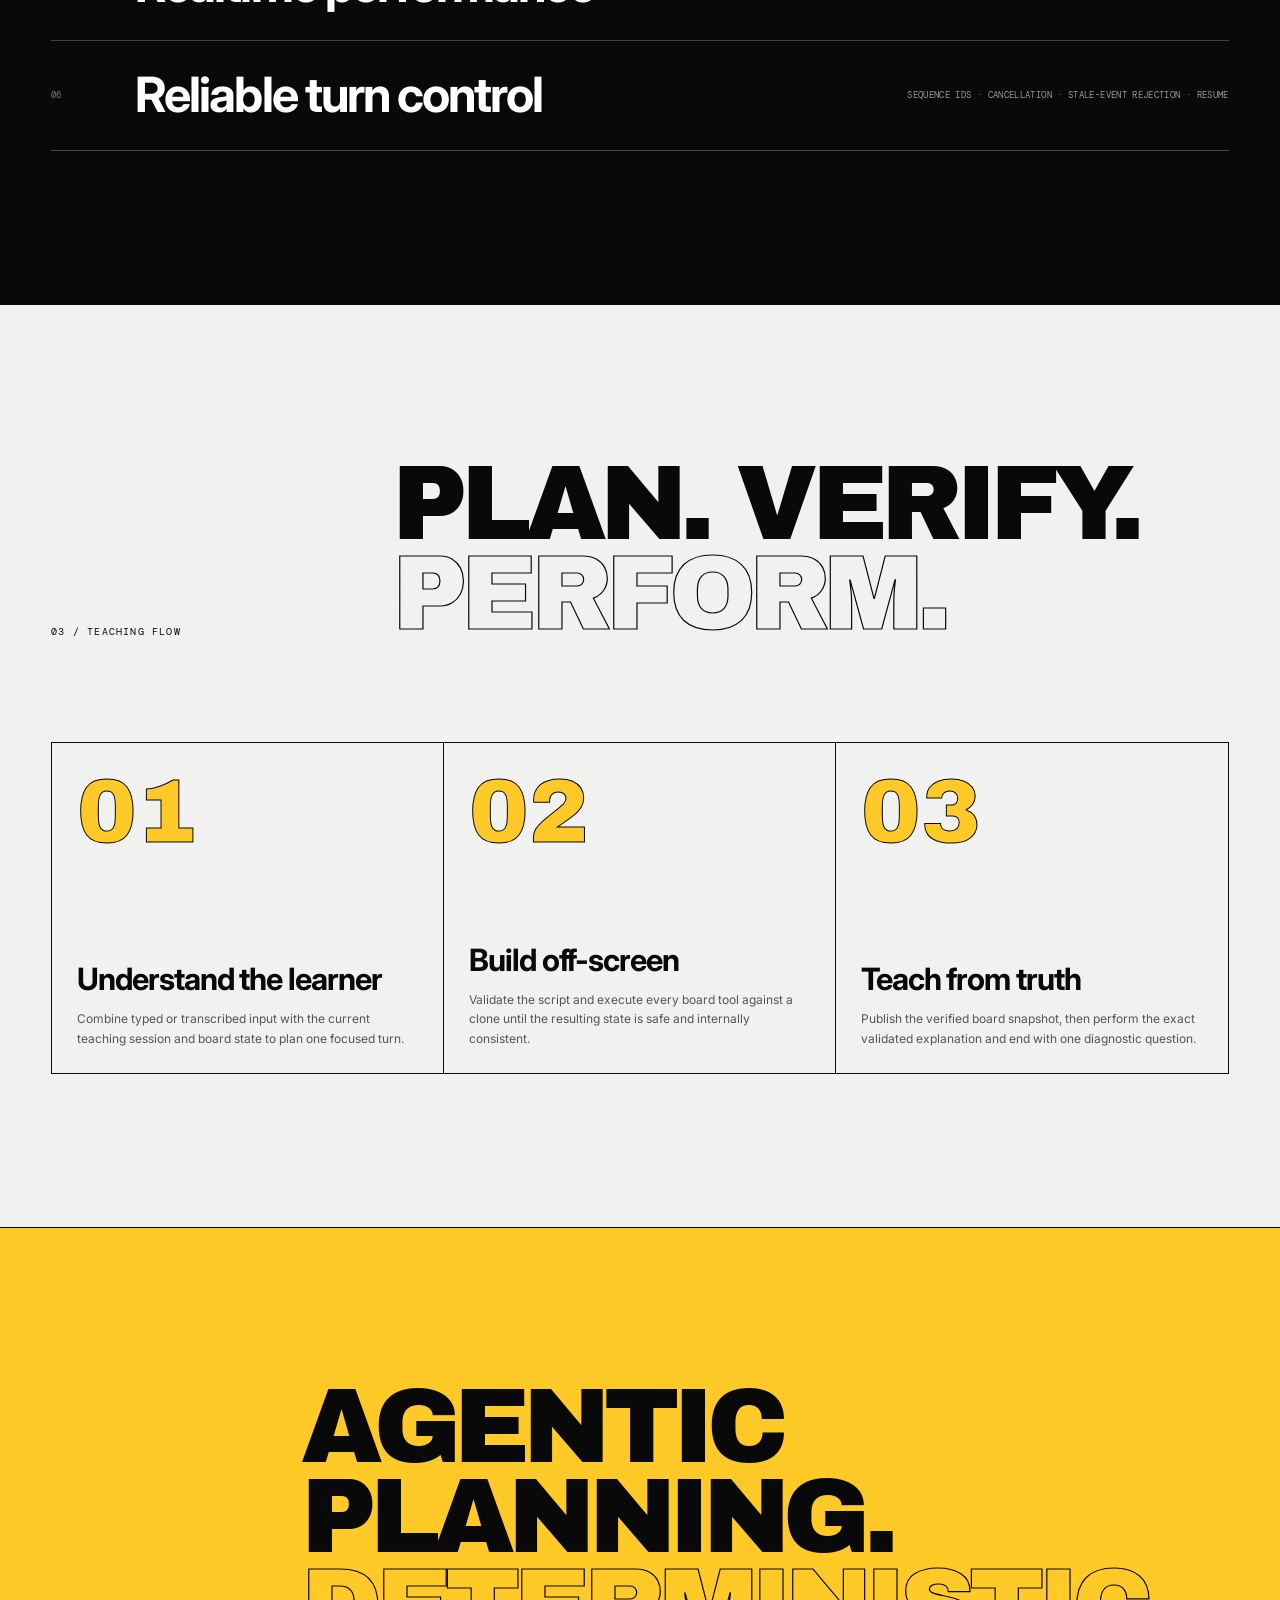
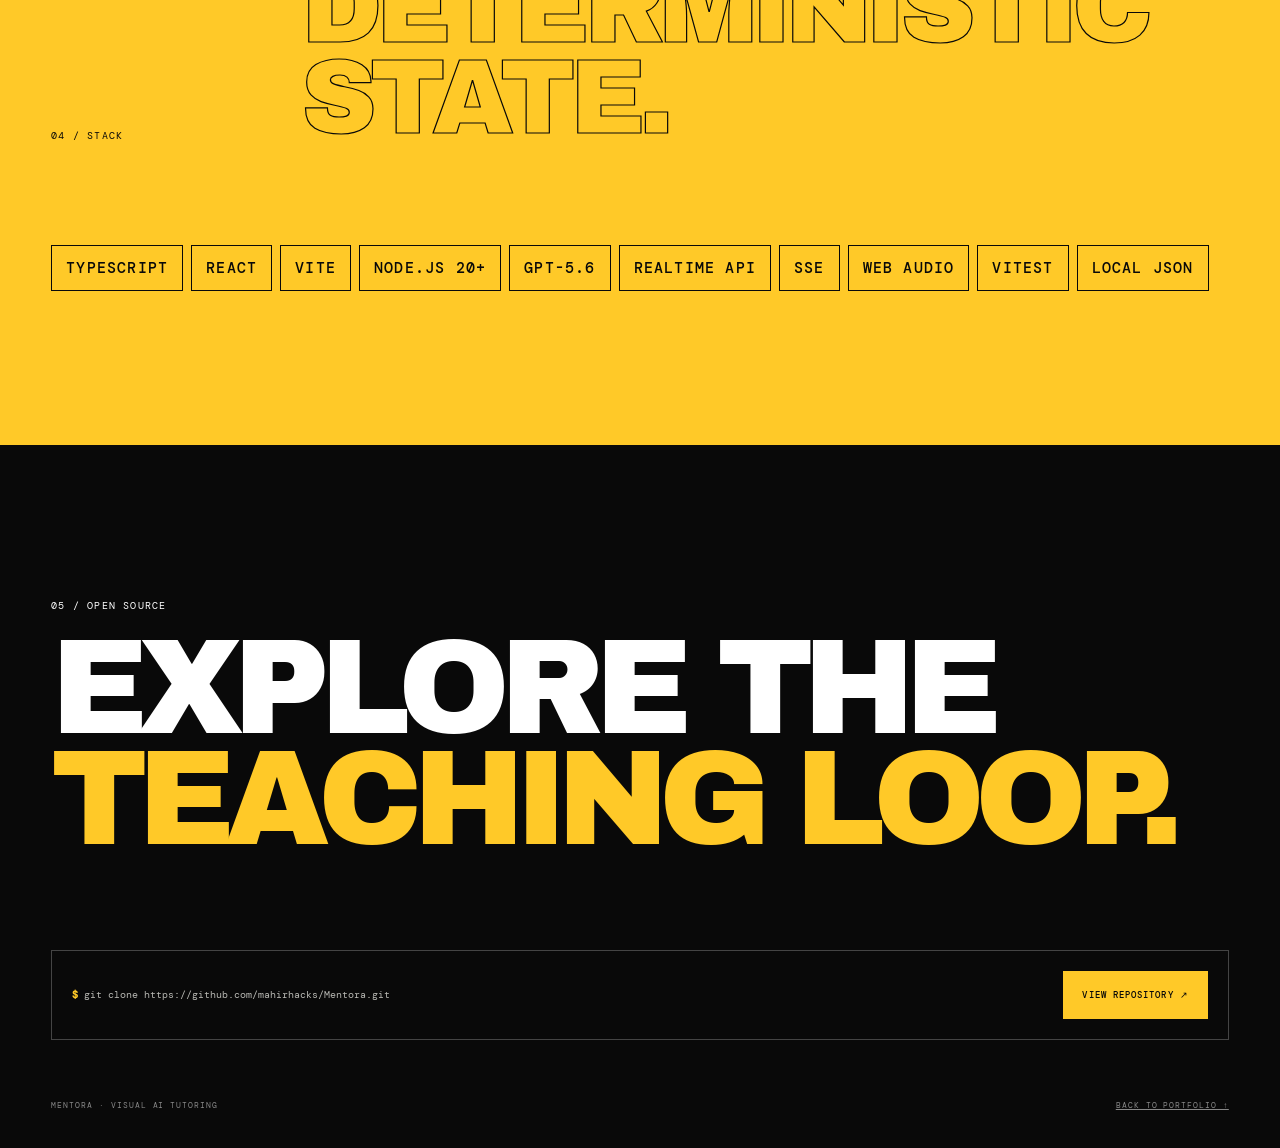
<file: mentora.html>
<!doctype html>
<html lang="en">
<head>
  <meta charset="utf-8"><meta name="viewport" content="width=device-width,initial-scale=1">
  <meta name="description" content="Mentora is a voice-first visual AI tutor with deterministic board tools and verified teaching turns.">
  <meta name="theme-color" content="#ffc928"><title>Mentora — Voice-first visual AI tutor</title>
  <link rel="icon" href="icon.png"><link rel="stylesheet" href="project.css?v=20260813">
</head>
<body class="theme-mentora">
  <div class="noise" aria-hidden="true"></div>
  <div class="scroll-control" role="scrollbar" tabindex="0" aria-label="Page scroll position" aria-valuemin="0" aria-valuemax="100" aria-valuenow="0"><div class="scroll-rail"><span class="scroll-thumb"></span></div></div>
  <header class="product-header"><a href="index.html#work">← Portfolio</a><span class="product-id">Product / 03</span><a class="github-link" href="https://github.com/mahirhacks/Mentora" target="_blank" rel="noreferrer">GitHub ↗</a></header>
  <main>
    <section class="product-hero">
      <div class="hero-copy">
        <div class="hero-meta"><p class="eyebrow">Visual learning · Realtime voice</p><p class="eyebrow">Verified agentic orchestration</p></div>
        <h1 class="product-name">Mentora<span class="outline">.</span></h1>
        <div class="hero-end"><p class="hero-summary">A voice-first tutor that plans a short lesson, constructs a deterministic visual model, verifies the board, and then performs the explanation—<strong>so the voice never outruns the visual truth.</strong></p><div class="hero-actions"><a class="button primary" href="https://github.com/mahirhacks/Mentora" target="_blank" rel="noreferrer">View on GitHub ↗</a><a class="button secondary" href="#flow">See the flow ↓</a></div></div>
      </div>
      <div class="product-stage" aria-label="Mentora teaching board concept">
        <div class="stage-window"><div class="window-bar"><span>Mentora / Prepared lesson</span><span class="window-dots"><i></i><i></i><i></i></span></div><div class="window-body"><div class="window-nav"><span>Prompt</span><span class="active">Board</span><span>Voice</span><span>Turns</span><span>Sessions</span></div><div class="window-content"><span class="ui-label">Board state / Verified</span><h2 class="ui-title">Make the idea visible.</h2><div class="code-block"><b>CREATE</b> variable container<br><b>LABEL</b> score = 10<br><b>HIGHLIGHT</b> current value<br><b>VERIFY</b> references / bounds / state</div><div class="ui-row"><b>Teaching line</b><span>Prepared</span></div><div class="ui-row"><b>Realtime voice</b><span>Waiting for board</span></div></div></div></div>
      </div>
    </section>
    <div class="marquee" aria-hidden="true"><div class="marquee-track"><span>Visual pedagogy</span><span>GPT-5.6 planner</span><span>Deterministic tools</span><span>Verified state</span><span>Realtime voice</span><span>Visual pedagogy</span><span>GPT-5.6 planner</span><span>Deterministic tools</span><span>Verified state</span><span>Realtime voice</span></div></div>
    <section class="section"><div class="section-head reveal"><p class="eyebrow">01 / Product</p><h2>Teach with a model, <em>not another paragraph.</em></h2></div><div class="overview-grid"><p class="overview-lead reveal">Mentora turns a learner’s question into a short, visual, voice-performed teaching turn.</p><div class="overview-copy reveal"><p>GPT-5.6 chooses the teaching strategy and visual metaphor while a strict local validator checks size, references, supported operations, and script safety before anything changes.</p><p>A prepared-turn executor runs tools against a cloned board, stores the verified snapshot, and gives the realtime performer only the validated teaching line and authoritative board context.</p></div><div class="stat-grid reveal"><div class="stat"><b>10</b><span>Deterministic board tools</span></div><div class="stat"><b>03</b><span>Golden lesson fixtures</span></div><div class="stat"><b>Local</b><span>Session persistence</span></div></div></div></section>
    <section class="section features"><div class="section-head reveal"><p class="eyebrow">02 / Capabilities</p><h2>Plan freely. Execute <em>precisely.</em></h2></div><div class="feature-list"><article class="feature reveal"><span class="feature-num">01</span><h3>Teaching planner</h3><p>Strategy · visual metaphor · tool sequence · diagnostic question</p></article><article class="feature reveal"><span class="feature-num">02</span><h3>Strict validation</h3><p>Schema · references · bounds · size · supported primitives</p></article><article class="feature reveal"><span class="feature-num">03</span><h3>Prepared turns</h3><p>Clone-only preflight · verified snapshots · atomic live state</p></article><article class="feature reveal"><span class="feature-num">04</span><h3>Deterministic canvas</h3><p>Create · divide · label · position · highlight · arrow · erase</p></article><article class="feature reveal"><span class="feature-num">05</span><h3>Realtime performance</h3><p>Validated line · verified context · PCM audio · captions</p></article><article class="feature reveal"><span class="feature-num">06</span><h3>Reliable turn control</h3><p>Sequence IDs · cancellation · stale-event rejection · resume</p></article></div></section>
    <section class="section" id="flow"><div class="section-head reveal"><p class="eyebrow">03 / Teaching flow</p><h2>Plan. Verify. <em>Perform.</em></h2></div><div class="workflow-grid reveal"><article class="workflow-step"><span class="step-num">01</span><div><h3>Understand the learner</h3><p>Combine typed or transcribed input with the current teaching session and board state to plan one focused turn.</p></div></article><article class="workflow-step"><span class="step-num">02</span><div><h3>Build off-screen</h3><p>Validate the script and execute every board tool against a clone until the resulting state is safe and internally consistent.</p></div></article><article class="workflow-step"><span class="step-num">03</span><div><h3>Teach from truth</h3><p>Publish the verified board snapshot, then perform the exact validated explanation and end with one diagnostic question.</p></div></article></div></section>
    <section class="section stack-section"><div class="section-head reveal"><p class="eyebrow">04 / Stack</p><h2>Agentic planning. <em>Deterministic state.</em></h2></div><div class="stack-cloud reveal"><span>TypeScript</span><span>React</span><span>Vite</span><span>Node.js 20+</span><span>GPT-5.6</span><span>Realtime API</span><span>SSE</span><span>Web Audio</span><span>Vitest</span><span>Local JSON</span></div></section>
    <section class="install" id="install"><div><p class="eyebrow">05 / Open source</p><h2>Explore the <span>teaching loop.</span></h2></div><div><div class="install-panel"><div class="install-code"><b>$</b> git clone https://github.com/mahirhacks/Mentora.git</div><a class="button primary" href="https://github.com/mahirhacks/Mentora" target="_blank" rel="noreferrer">View repository ↗</a></div><footer class="install-footer"><span>Mentora · Visual AI tutoring</span><a href="index.html#work">Back to portfolio ↑</a></footer></div></section>
  </main><script src="project.js"></script>
</body></html>
</file>
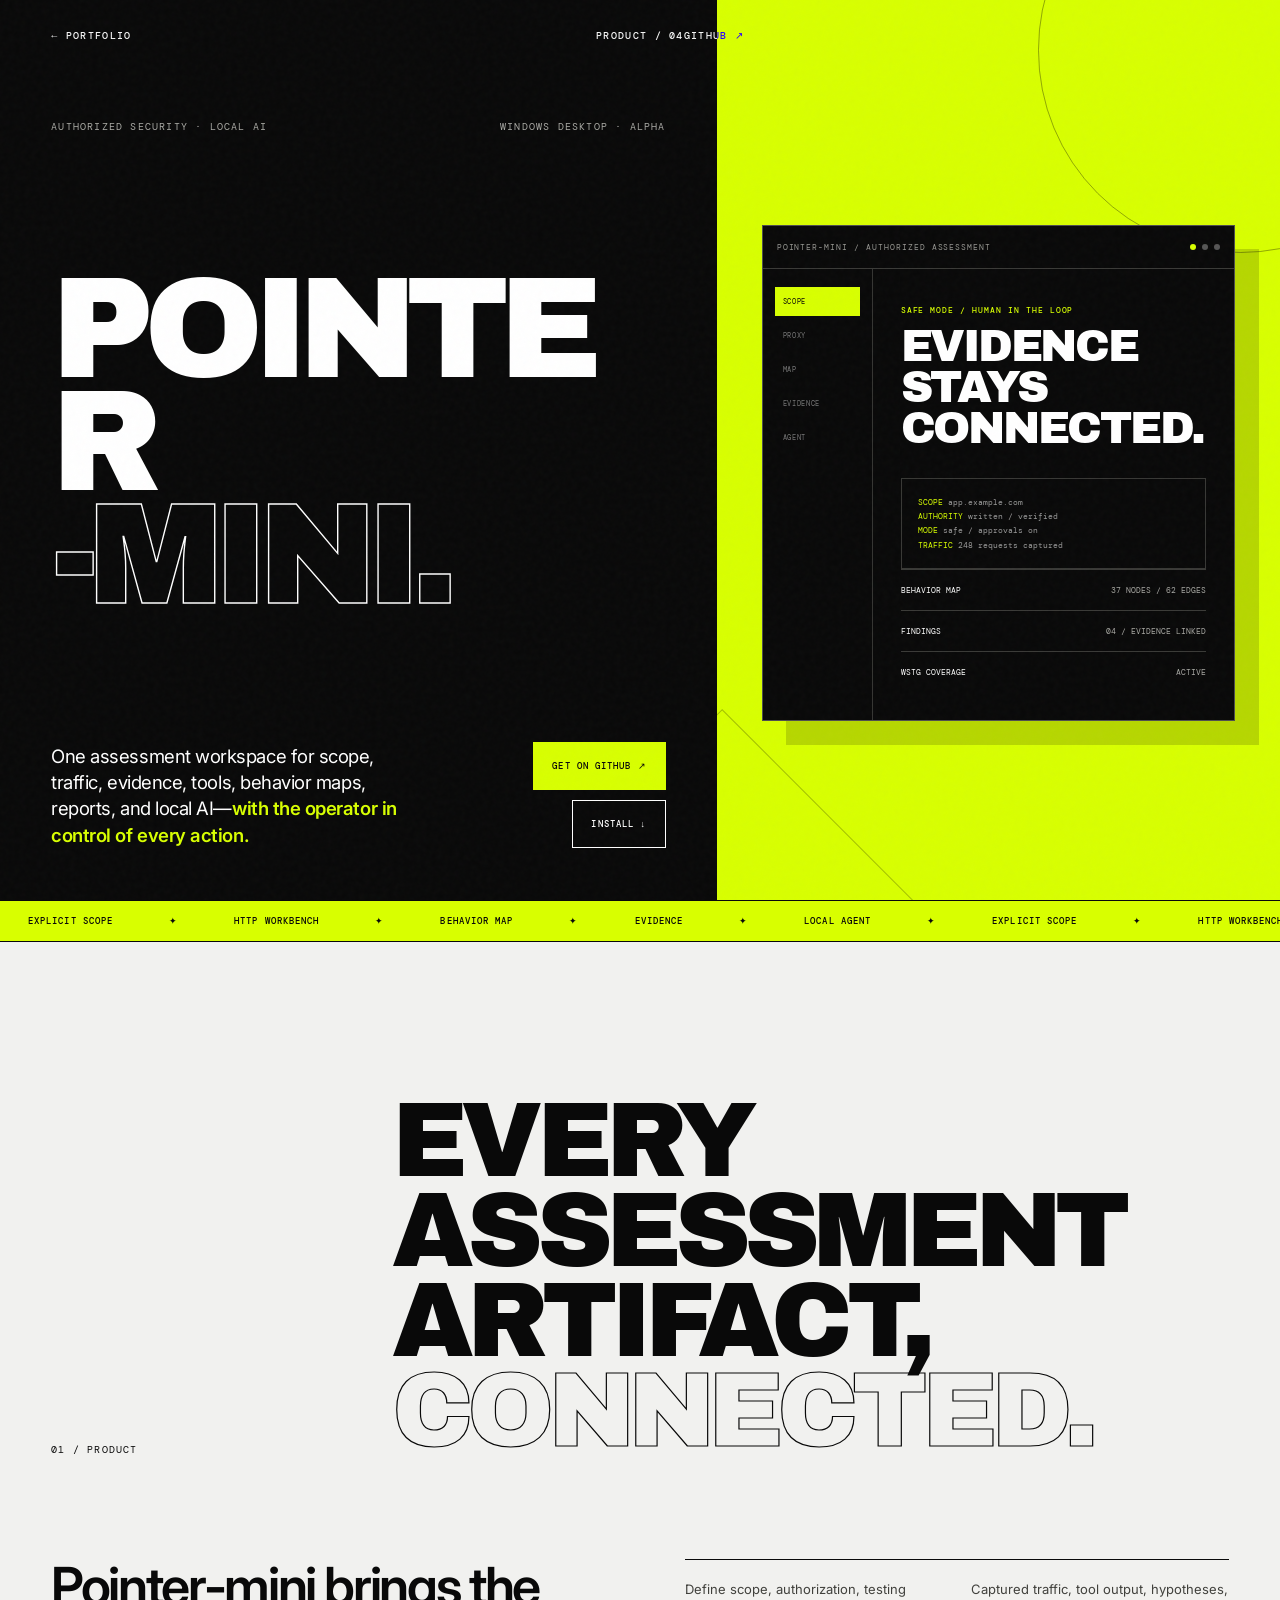
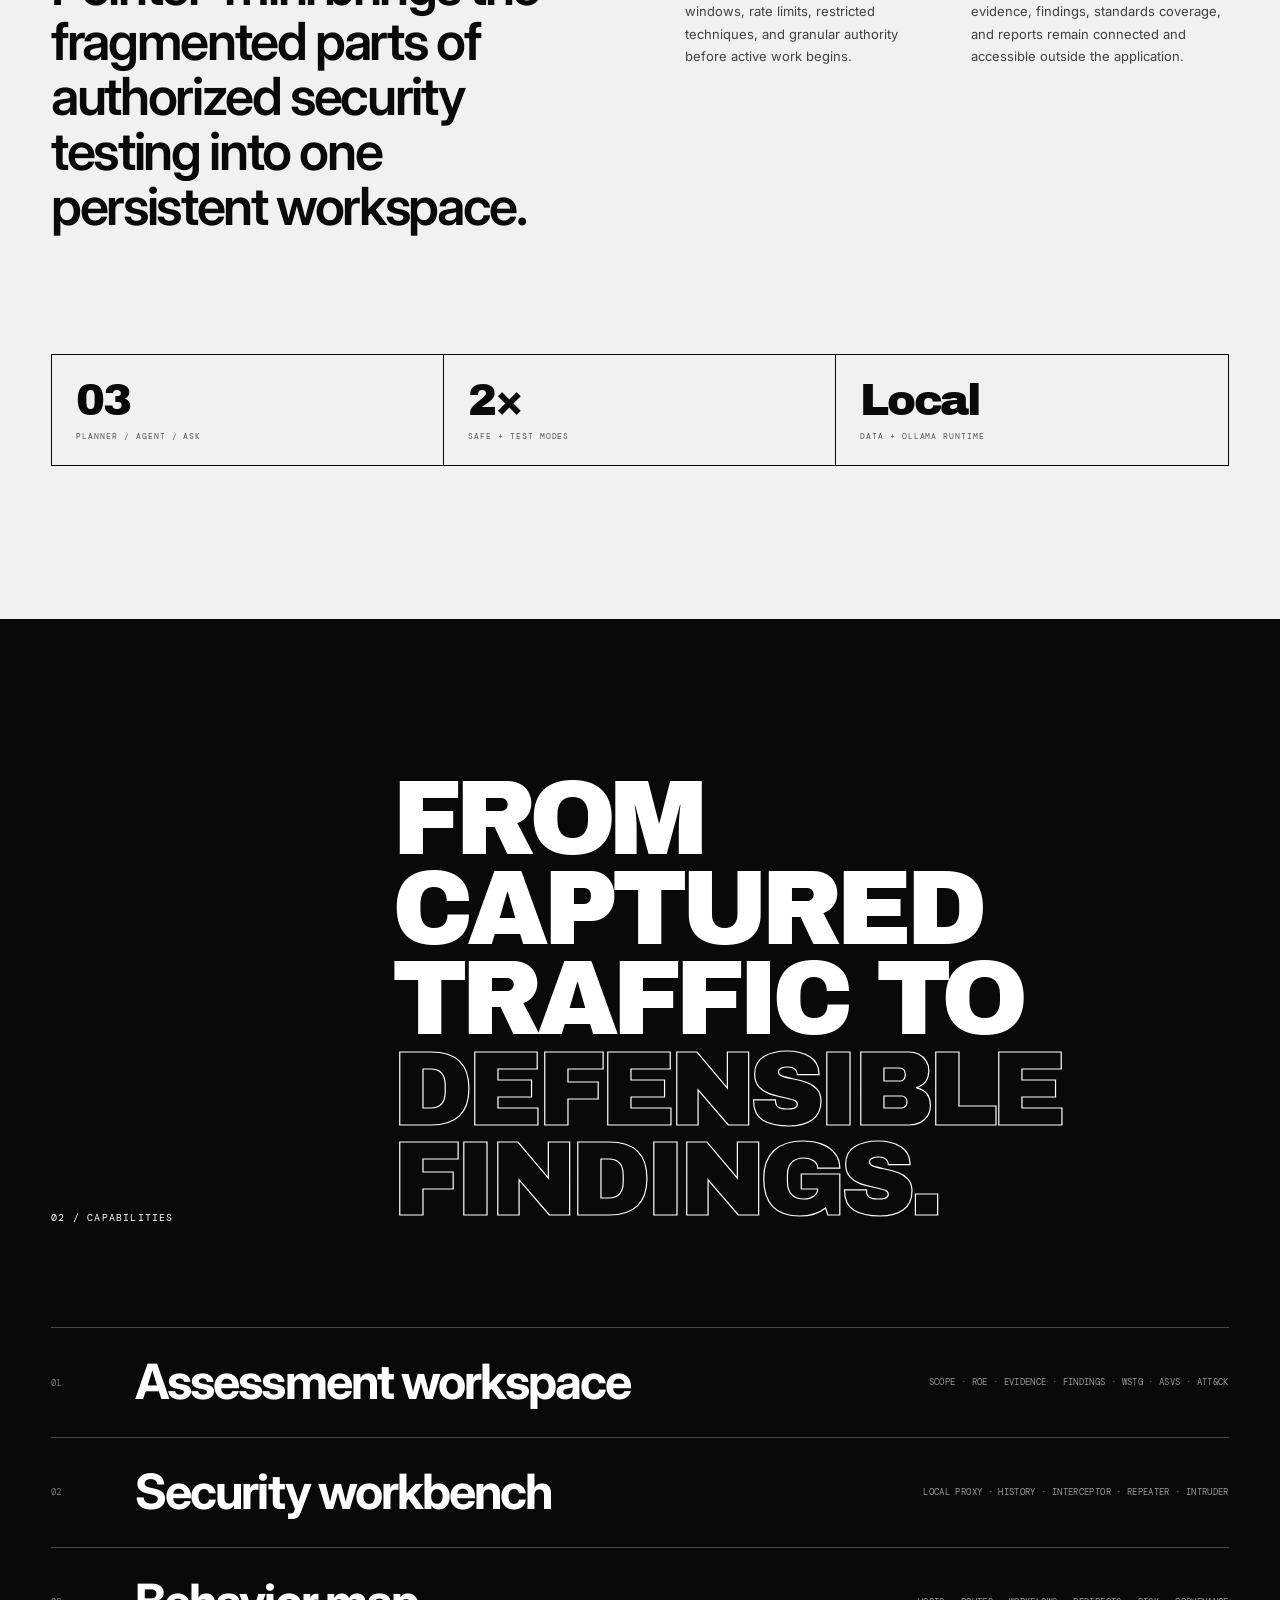
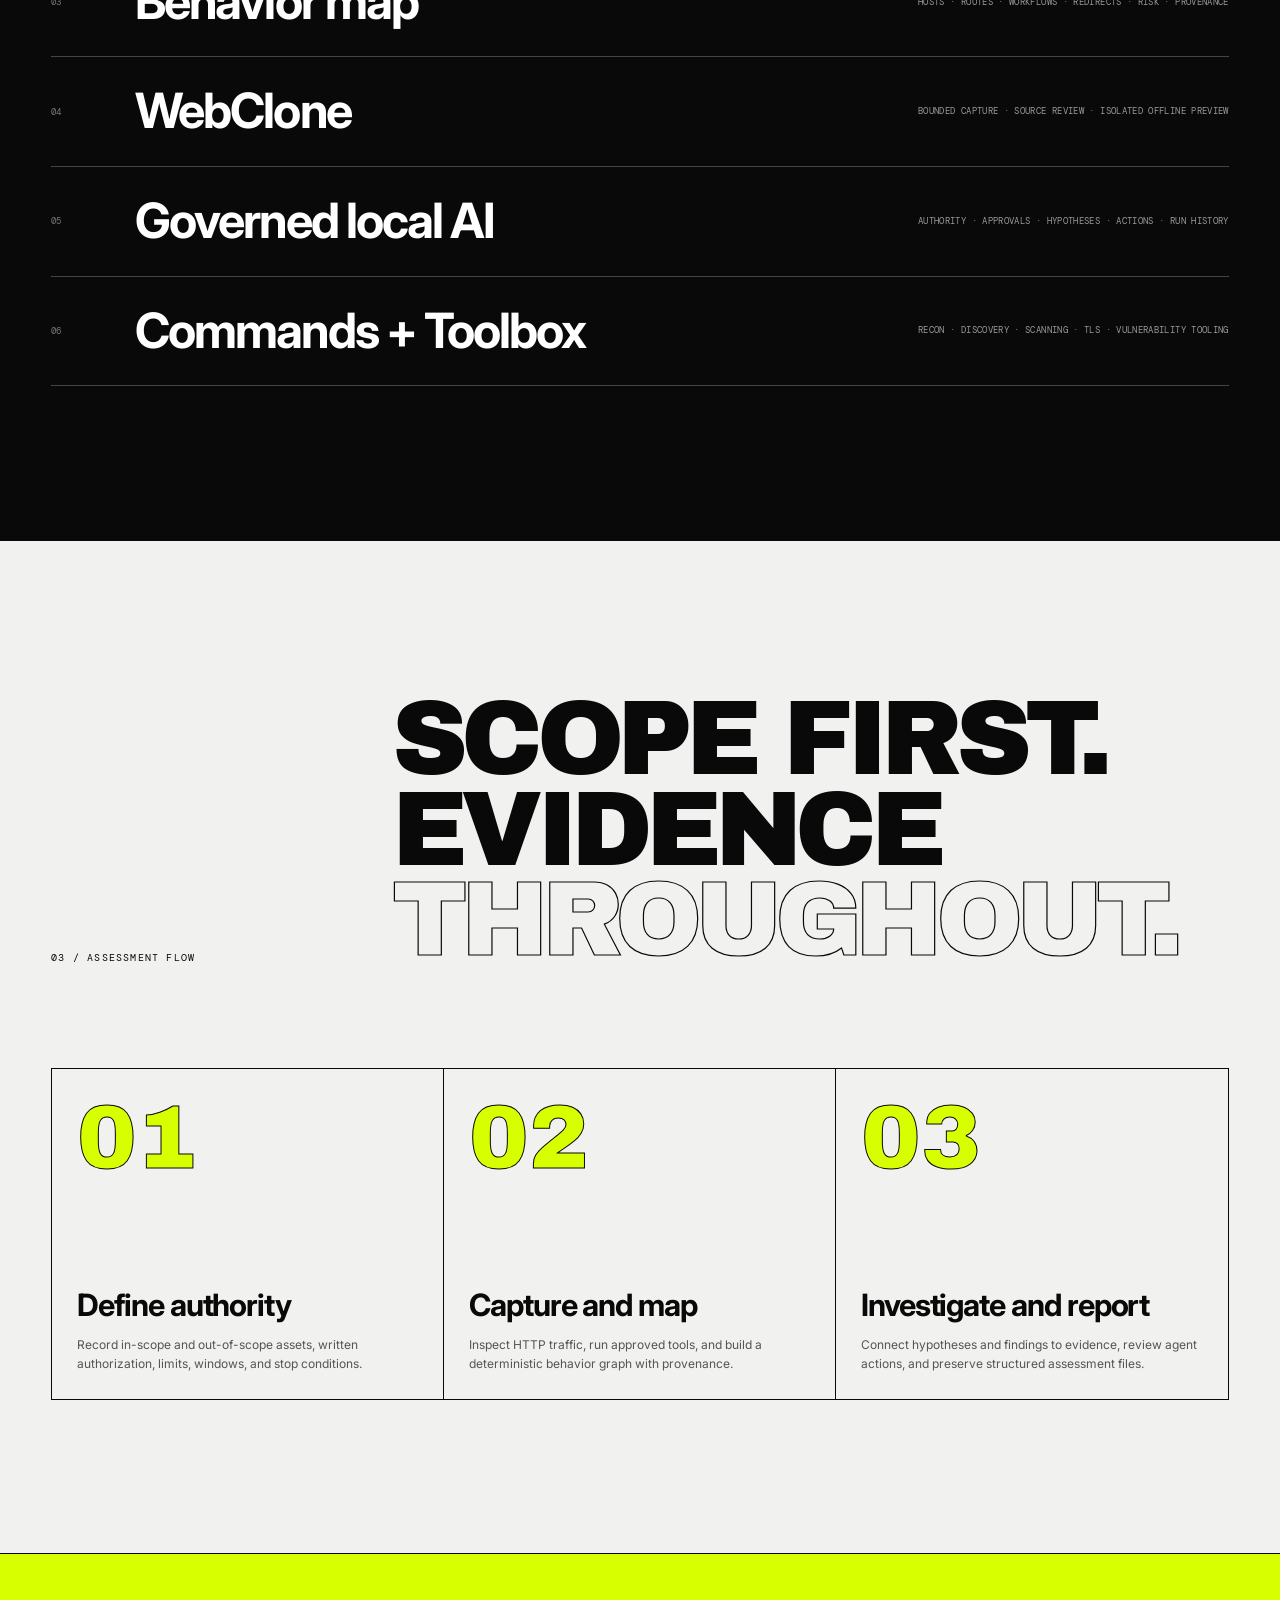
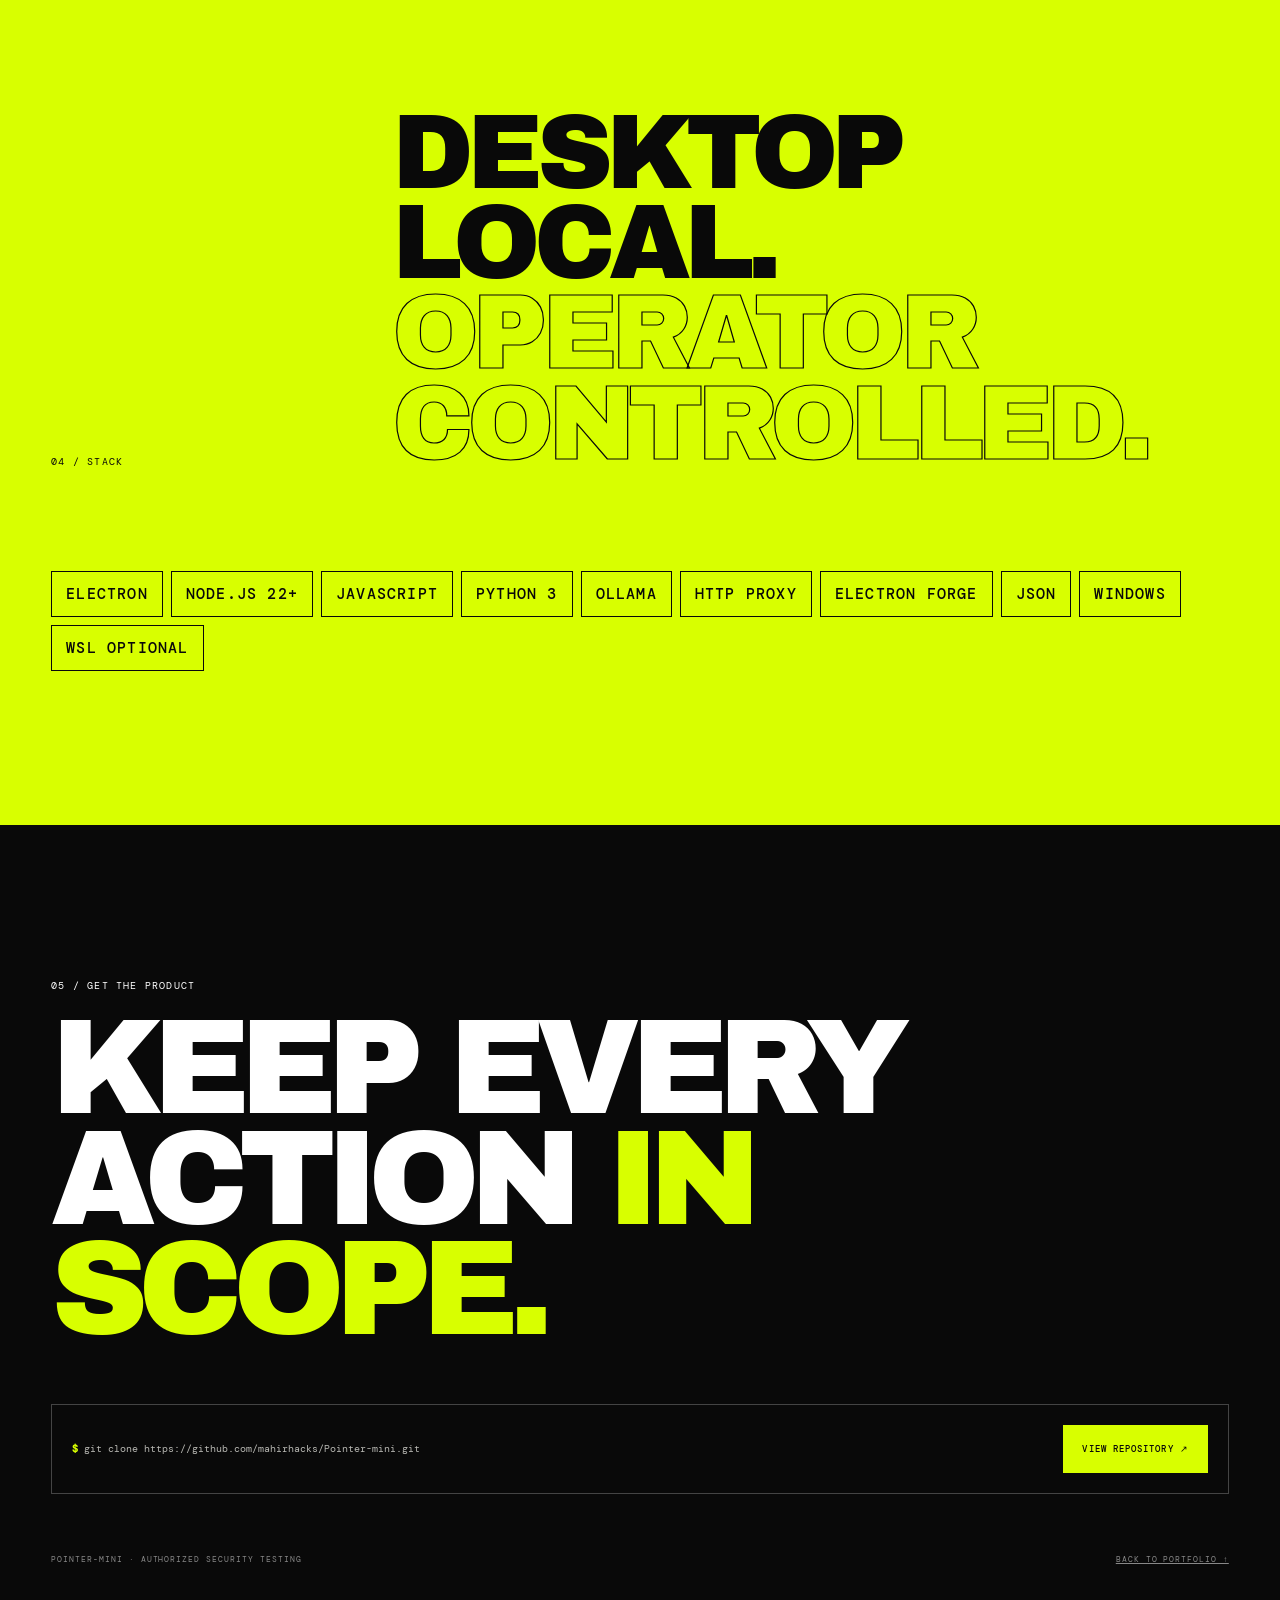
<file: pointer-mini.html>
<!doctype html>
<html lang="en">
<head>
  <meta charset="utf-8"><meta name="viewport" content="width=device-width,initial-scale=1">
  <meta name="description" content="Pointer-mini is a local-first AI-assisted workspace for authorized penetration testing and vulnerability assessment.">
  <meta name="theme-color" content="#3478ff"><title>Pointer-mini — Local security assessment workspace</title>
  <link rel="icon" href="icon.png"><link rel="stylesheet" href="project.css">
</head>
<body class="theme-pointer">
  <div class="noise" aria-hidden="true"></div>
  <div class="scroll-control" role="scrollbar" tabindex="0" aria-label="Page scroll position" aria-valuemin="0" aria-valuemax="100" aria-valuenow="0"><div class="scroll-rail"><span class="scroll-thumb"></span></div></div>
  <header class="product-header"><a href="index.html#work">← Portfolio</a><span class="product-id">Product / 04</span><a class="github-link" href="https://github.com/mahirhacks/Pointer-mini" target="_blank" rel="noreferrer">GitHub ↗</a></header>
  <main>
    <section class="product-hero">
      <div class="hero-copy">
        <div class="hero-meta"><p class="eyebrow">Authorized security · Local AI</p><p class="eyebrow">Windows desktop · Alpha</p></div>
        <h1 class="product-name">Pointer<span class="outline">-mini.</span></h1>
        <div class="hero-end"><p class="hero-summary">One assessment workspace for scope, traffic, evidence, tools, behavior maps, reports, and local AI—<strong>with the operator in control of every action.</strong></p><div class="hero-actions"><a class="button primary" href="https://github.com/mahirhacks/Pointer-mini" target="_blank" rel="noreferrer">Get on GitHub ↗</a><a class="button secondary" href="#install">Install ↓</a></div></div>
      </div>
      <div class="product-stage" aria-label="Pointer-mini security workspace concept">
        <div class="stage-window"><div class="window-bar"><span>Pointer-mini / Authorized Assessment</span><span class="window-dots"><i></i><i></i><i></i></span></div><div class="window-body"><div class="window-nav"><span class="active">Scope</span><span>Proxy</span><span>Map</span><span>Evidence</span><span>Agent</span></div><div class="window-content"><span class="ui-label">Safe mode / Human in the loop</span><h2 class="ui-title">Evidence stays connected.</h2><div class="code-block"><b>SCOPE</b> app.example.com<br><b>AUTHORITY</b> written / verified<br><b>MODE</b> safe / approvals on<br><b>TRAFFIC</b> 248 requests captured</div><div class="ui-row"><b>Behavior map</b><span>37 nodes / 62 edges</span></div><div class="ui-row"><b>Findings</b><span>04 / Evidence linked</span></div><div class="ui-row"><b>WSTG coverage</b><span>Active</span></div></div></div></div>
      </div>
    </section>
    <div class="marquee" aria-hidden="true"><div class="marquee-track"><span>Explicit scope</span><span>HTTP workbench</span><span>Behavior map</span><span>Evidence</span><span>Local agent</span><span>Explicit scope</span><span>HTTP workbench</span><span>Behavior map</span><span>Evidence</span><span>Local agent</span></div></div>
    <section class="section"><div class="section-head reveal"><p class="eyebrow">01 / Product</p><h2>Every assessment artifact, <em>connected.</em></h2></div><div class="overview-grid"><p class="overview-lead reveal">Pointer-mini brings the fragmented parts of authorized security testing into one persistent workspace.</p><div class="overview-copy reveal"><p>Define scope, authorization, testing windows, rate limits, restricted techniques, and granular authority before active work begins.</p><p>Captured traffic, tool output, hypotheses, evidence, findings, standards coverage, and reports remain connected and accessible outside the application.</p></div><div class="stat-grid reveal"><div class="stat"><b>03</b><span>Planner / Agent / Ask</span></div><div class="stat"><b>2×</b><span>Safe + Test modes</span></div><div class="stat"><b>Local</b><span>Data + Ollama runtime</span></div></div></div></section>
    <section class="section features"><div class="section-head reveal"><p class="eyebrow">02 / Capabilities</p><h2>From captured traffic to <em>defensible findings.</em></h2></div><div class="feature-list"><article class="feature reveal"><span class="feature-num">01</span><h3>Assessment workspace</h3><p>Scope · RoE · evidence · findings · WSTG · ASVS · ATT&amp;CK</p></article><article class="feature reveal"><span class="feature-num">02</span><h3>Security workbench</h3><p>Local proxy · history · Interceptor · Repeater · Intruder</p></article><article class="feature reveal"><span class="feature-num">03</span><h3>Behavior map</h3><p>Hosts · routes · workflows · redirects · risk · provenance</p></article><article class="feature reveal"><span class="feature-num">04</span><h3>WebClone</h3><p>Bounded capture · source review · isolated offline preview</p></article><article class="feature reveal"><span class="feature-num">05</span><h3>Governed local AI</h3><p>Authority · approvals · hypotheses · actions · run history</p></article><article class="feature reveal"><span class="feature-num">06</span><h3>Commands + Toolbox</h3><p>Recon · discovery · scanning · TLS · vulnerability tooling</p></article></div></section>
    <section class="section"><div class="section-head reveal"><p class="eyebrow">03 / Assessment flow</p><h2>Scope first. Evidence <em>throughout.</em></h2></div><div class="workflow-grid reveal"><article class="workflow-step"><span class="step-num">01</span><div><h3>Define authority</h3><p>Record in-scope and out-of-scope assets, written authorization, limits, windows, and stop conditions.</p></div></article><article class="workflow-step"><span class="step-num">02</span><div><h3>Capture and map</h3><p>Inspect HTTP traffic, run approved tools, and build a deterministic behavior graph with provenance.</p></div></article><article class="workflow-step"><span class="step-num">03</span><div><h3>Investigate and report</h3><p>Connect hypotheses and findings to evidence, review agent actions, and preserve structured assessment files.</p></div></article></div></section>
    <section class="section stack-section"><div class="section-head reveal"><p class="eyebrow">04 / Stack</p><h2>Desktop local. <em>Operator controlled.</em></h2></div><div class="stack-cloud reveal"><span>Electron</span><span>Node.js 22+</span><span>JavaScript</span><span>Python 3</span><span>Ollama</span><span>HTTP Proxy</span><span>Electron Forge</span><span>JSON</span><span>Windows</span><span>WSL Optional</span></div></section>
    <section class="install" id="install"><div><p class="eyebrow">05 / Get the product</p><h2>Keep every action <span>in scope.</span></h2></div><div><div class="install-panel"><div class="install-code"><b>$</b> git clone https://github.com/mahirhacks/Pointer-mini.git</div><a class="button primary" href="https://github.com/mahirhacks/Pointer-mini" target="_blank" rel="noreferrer">View repository ↗</a></div><footer class="install-footer"><span>Pointer-mini · Authorized security testing</span><a href="index.html#work">Back to portfolio ↑</a></footer></div></section>
  </main><script src="project.js"></script>
</body></html>
</file>
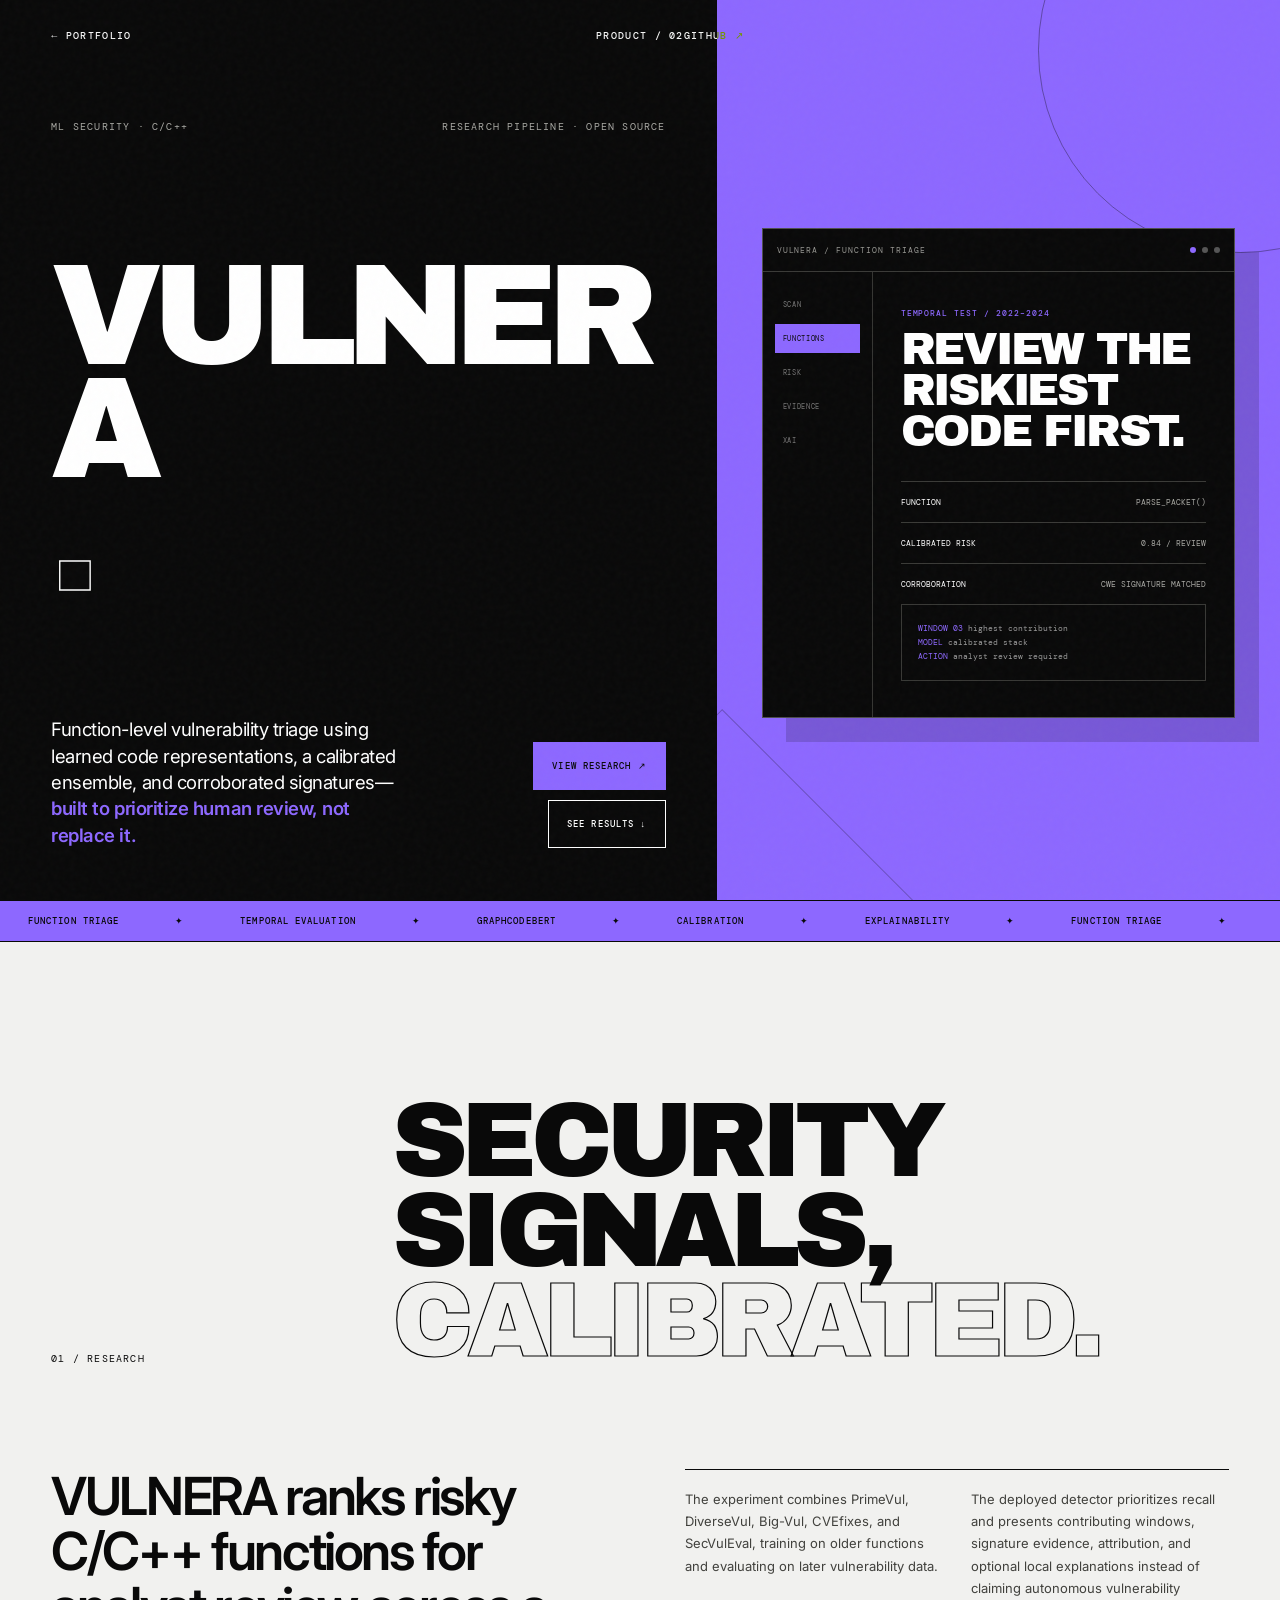
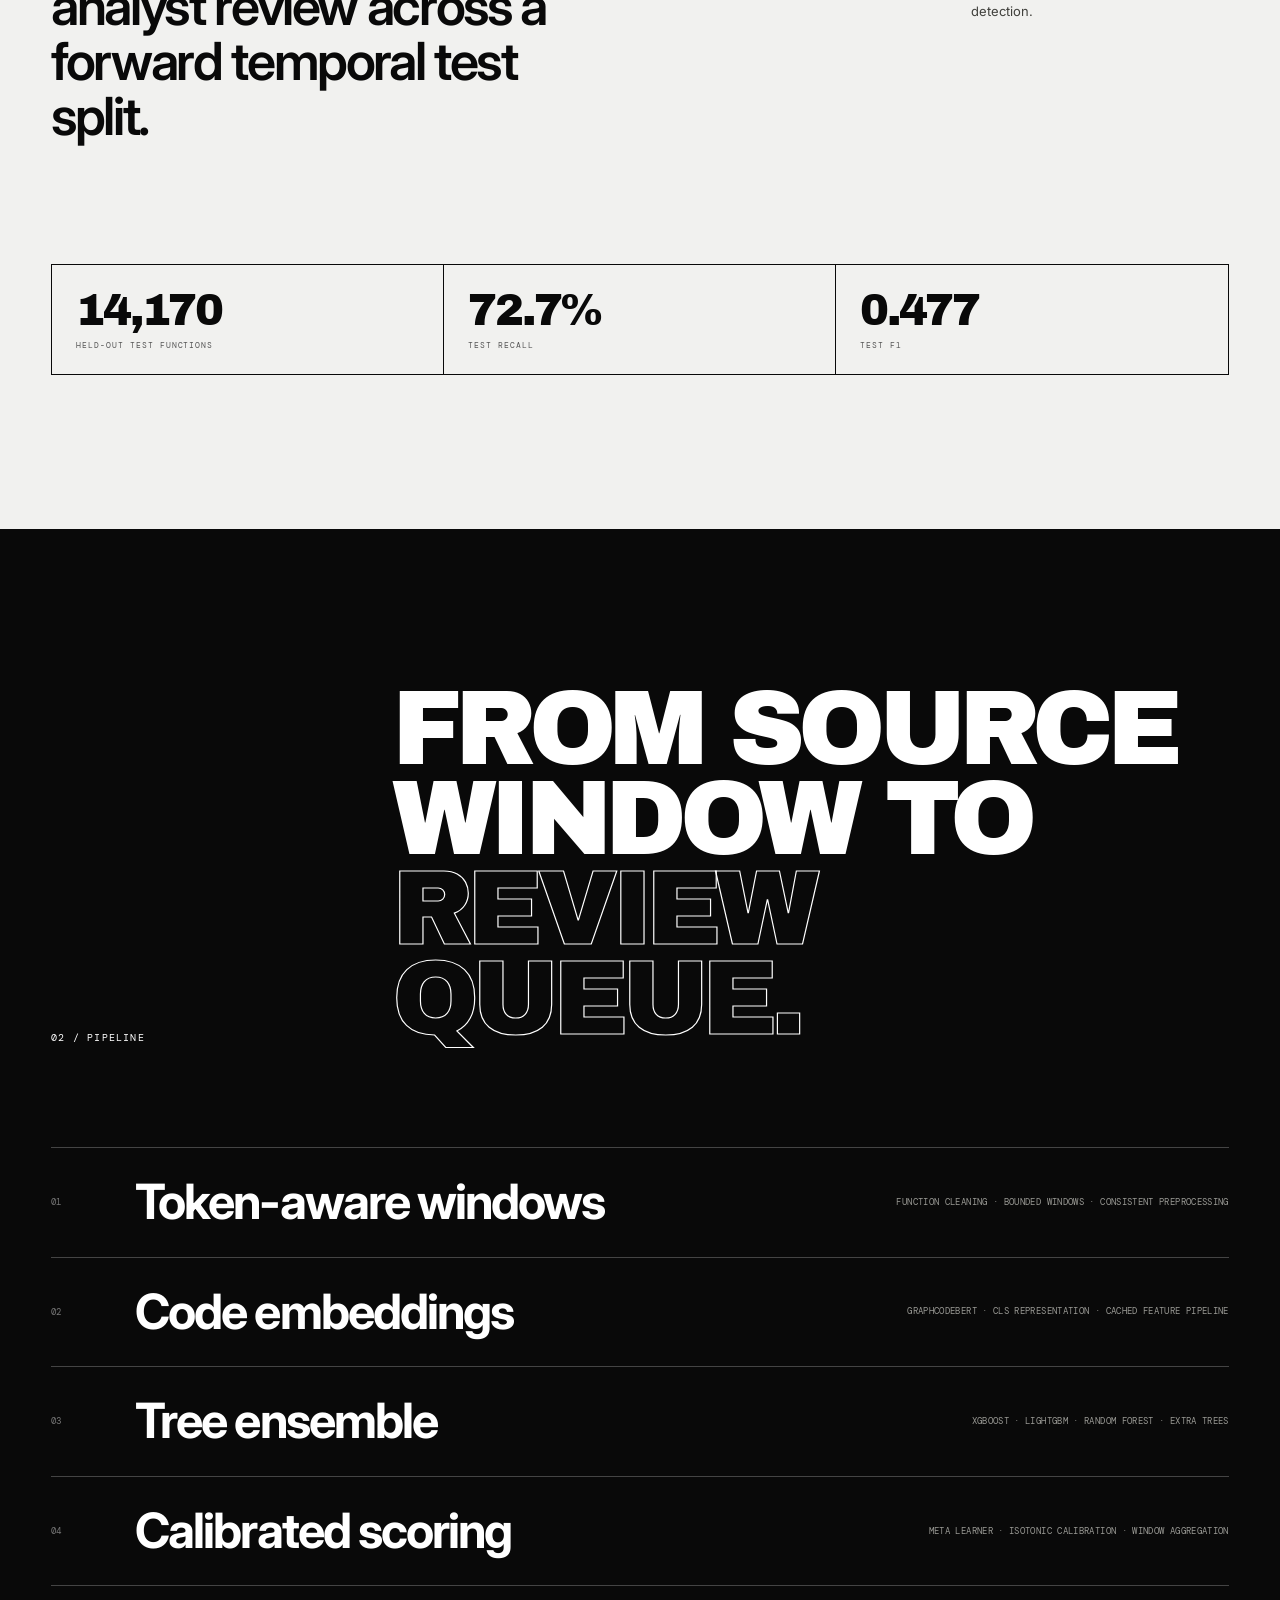
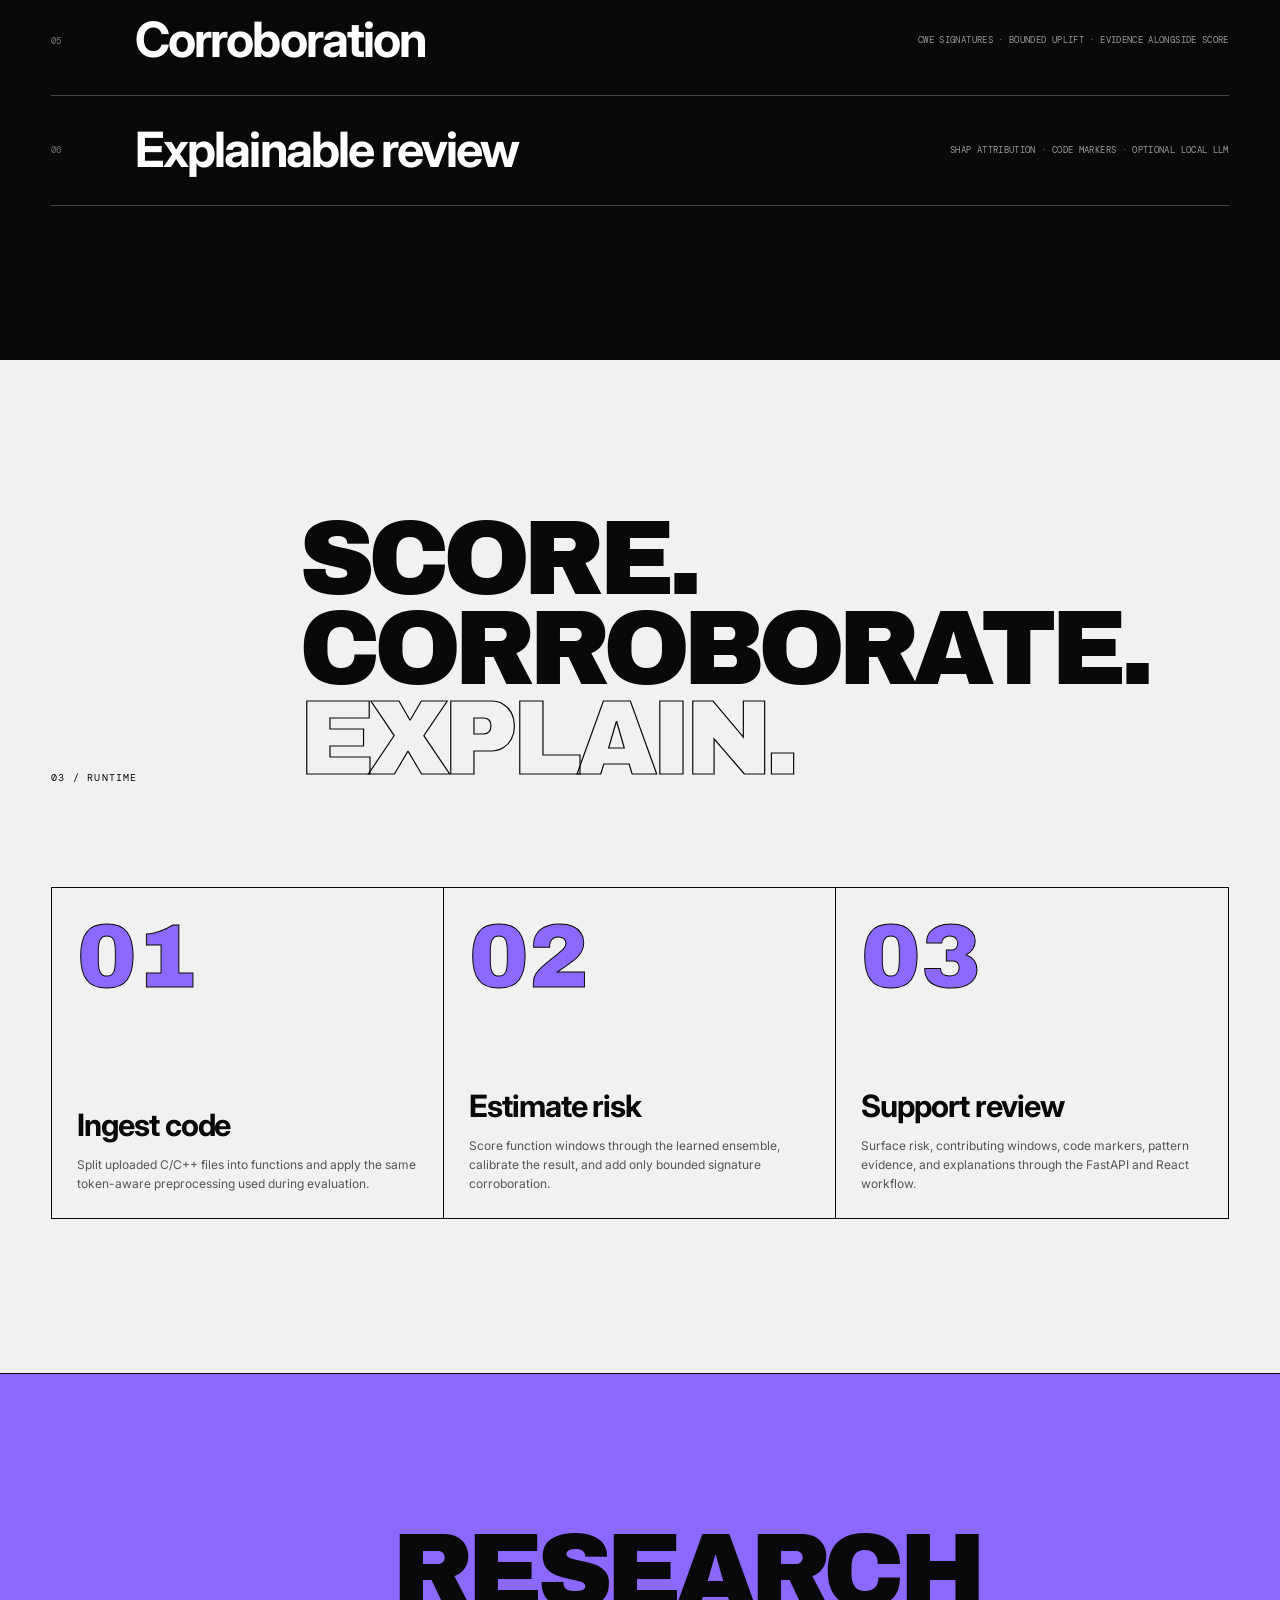
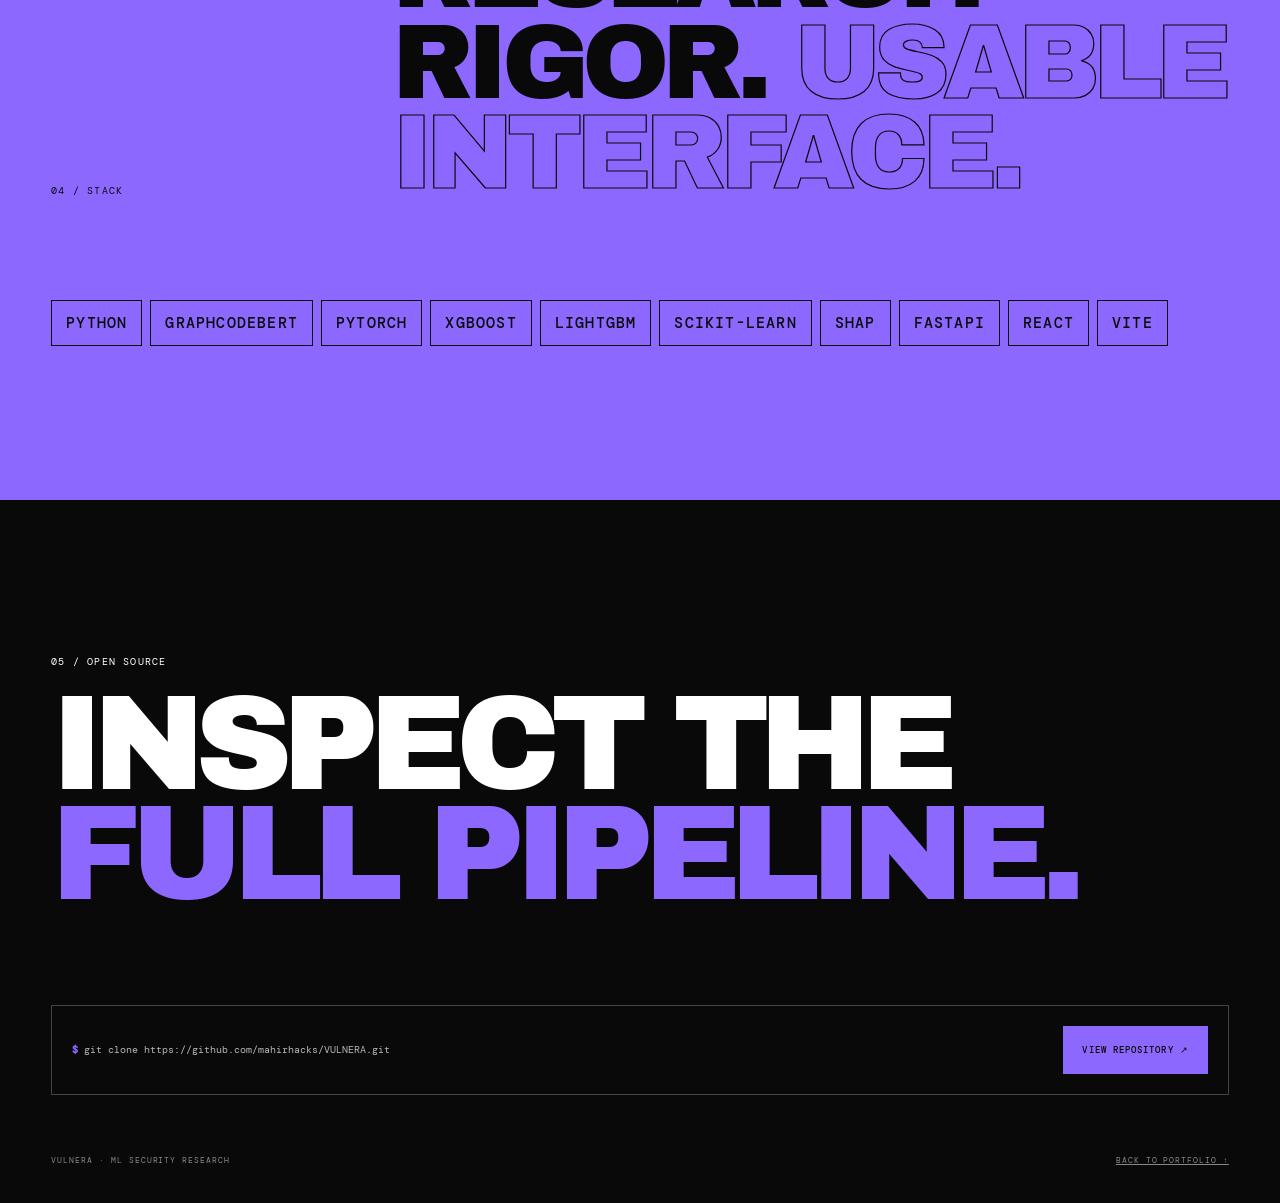
<file: vulnera.html>
<!doctype html>
<html lang="en">
<head>
  <meta charset="utf-8"><meta name="viewport" content="width=device-width,initial-scale=1">
  <meta name="description" content="VULNERA is a function-level machine-learning vulnerability triage system for C and C++ code.">
  <meta name="theme-color" content="#8d68ff"><title>VULNERA — ML vulnerability triage</title>
  <link rel="icon" href="icon.png"><link rel="stylesheet" href="project.css?v=20260813">
</head>
<body class="theme-vulnera">
  <div class="noise" aria-hidden="true"></div>
  <div class="scroll-control" role="scrollbar" tabindex="0" aria-label="Page scroll position" aria-valuemin="0" aria-valuemax="100" aria-valuenow="0"><div class="scroll-rail"><span class="scroll-thumb"></span></div></div>
  <header class="product-header"><a href="index.html#work">← Portfolio</a><span class="product-id">Product / 02</span><a class="github-link" href="https://github.com/mahirhacks/VULNERA" target="_blank" rel="noreferrer">GitHub ↗</a></header>
  <main>
    <section class="product-hero">
      <div class="hero-copy">
        <div class="hero-meta"><p class="eyebrow">ML security · C/C++</p><p class="eyebrow">Research pipeline · Open source</p></div>
        <h1 class="product-name">Vulnera<span class="outline">.</span></h1>
        <div class="hero-end"><p class="hero-summary">Function-level vulnerability triage using learned code representations, a calibrated ensemble, and corroborated signatures—<strong>built to prioritize human review, not replace it.</strong></p><div class="hero-actions"><a class="button primary" href="https://github.com/mahirhacks/VULNERA" target="_blank" rel="noreferrer">View research ↗</a><a class="button secondary" href="#results">See results ↓</a></div></div>
      </div>
      <div class="product-stage" aria-label="VULNERA analysis interface concept">
        <div class="stage-window"><div class="window-bar"><span>VULNERA / Function triage</span><span class="window-dots"><i></i><i></i><i></i></span></div><div class="window-body"><div class="window-nav"><span>Scan</span><span class="active">Functions</span><span>Risk</span><span>Evidence</span><span>XAI</span></div><div class="window-content"><span class="ui-label">Temporal test / 2022–2024</span><h2 class="ui-title">Review the riskiest code first.</h2><div class="ui-row"><b>Function</b><span>parse_packet()</span></div><div class="ui-row"><b>Calibrated risk</b><span>0.84 / Review</span></div><div class="ui-row"><b>Corroboration</b><span>CWE signature matched</span></div><div class="code-block"><b>WINDOW 03</b> highest contribution<br><b>MODEL</b> calibrated stack<br><b>ACTION</b> analyst review required</div></div></div></div>
      </div>
    </section>
    <div class="marquee" aria-hidden="true"><div class="marquee-track"><span>Function triage</span><span>Temporal evaluation</span><span>GraphCodeBERT</span><span>Calibration</span><span>Explainability</span><span>Function triage</span><span>Temporal evaluation</span><span>GraphCodeBERT</span><span>Calibration</span><span>Explainability</span></div></div>
    <section class="section" id="results"><div class="section-head reveal"><p class="eyebrow">01 / Research</p><h2>Security signals, <em>calibrated.</em></h2></div><div class="overview-grid"><p class="overview-lead reveal">VULNERA ranks risky C/C++ functions for analyst review across a forward temporal test split.</p><div class="overview-copy reveal"><p>The experiment combines PrimeVul, DiverseVul, Big-Vul, CVEfixes, and SecVulEval, training on older functions and evaluating on later vulnerability data.</p><p>The deployed detector prioritizes recall and presents contributing windows, signature evidence, attribution, and optional local explanations instead of claiming autonomous vulnerability detection.</p></div><div class="stat-grid reveal"><div class="stat"><b>14,170</b><span>Held-out test functions</span></div><div class="stat"><b>72.7%</b><span>Test recall</span></div><div class="stat"><b>0.477</b><span>Test F1</span></div></div></div></section>
    <section class="section features"><div class="section-head reveal"><p class="eyebrow">02 / Pipeline</p><h2>From source window to <em>review queue.</em></h2></div><div class="feature-list"><article class="feature reveal"><span class="feature-num">01</span><h3>Token-aware windows</h3><p>Function cleaning · bounded windows · consistent preprocessing</p></article><article class="feature reveal"><span class="feature-num">02</span><h3>Code embeddings</h3><p>GraphCodeBERT · CLS representation · cached feature pipeline</p></article><article class="feature reveal"><span class="feature-num">03</span><h3>Tree ensemble</h3><p>XGBoost · LightGBM · Random Forest · Extra Trees</p></article><article class="feature reveal"><span class="feature-num">04</span><h3>Calibrated scoring</h3><p>Meta learner · isotonic calibration · window aggregation</p></article><article class="feature reveal"><span class="feature-num">05</span><h3>Corroboration</h3><p>CWE signatures · bounded uplift · evidence alongside score</p></article><article class="feature reveal"><span class="feature-num">06</span><h3>Explainable review</h3><p>SHAP attribution · code markers · optional local LLM</p></article></div></section>
    <section class="section"><div class="section-head reveal"><p class="eyebrow">03 / Runtime</p><h2>Score. Corroborate. <em>Explain.</em></h2></div><div class="workflow-grid reveal"><article class="workflow-step"><span class="step-num">01</span><div><h3>Ingest code</h3><p>Split uploaded C/C++ files into functions and apply the same token-aware preprocessing used during evaluation.</p></div></article><article class="workflow-step"><span class="step-num">02</span><div><h3>Estimate risk</h3><p>Score function windows through the learned ensemble, calibrate the result, and add only bounded signature corroboration.</p></div></article><article class="workflow-step"><span class="step-num">03</span><div><h3>Support review</h3><p>Surface risk, contributing windows, code markers, pattern evidence, and explanations through the FastAPI and React workflow.</p></div></article></div></section>
    <section class="section stack-section"><div class="section-head reveal"><p class="eyebrow">04 / Stack</p><h2>Research rigor. <em>Usable interface.</em></h2></div><div class="stack-cloud reveal"><span>Python</span><span>GraphCodeBERT</span><span>PyTorch</span><span>XGBoost</span><span>LightGBM</span><span>scikit-learn</span><span>SHAP</span><span>FastAPI</span><span>React</span><span>Vite</span></div></section>
    <section class="install" id="install"><div><p class="eyebrow">05 / Open source</p><h2>Inspect the <span>full pipeline.</span></h2></div><div><div class="install-panel"><div class="install-code"><b>$</b> git clone https://github.com/mahirhacks/VULNERA.git</div><a class="button primary" href="https://github.com/mahirhacks/VULNERA" target="_blank" rel="noreferrer">View repository ↗</a></div><footer class="install-footer"><span>VULNERA · ML security research</span><a href="index.html#work">Back to portfolio ↑</a></footer></div></section>
  </main><script src="project.js"></script>
</body></html>
</file>
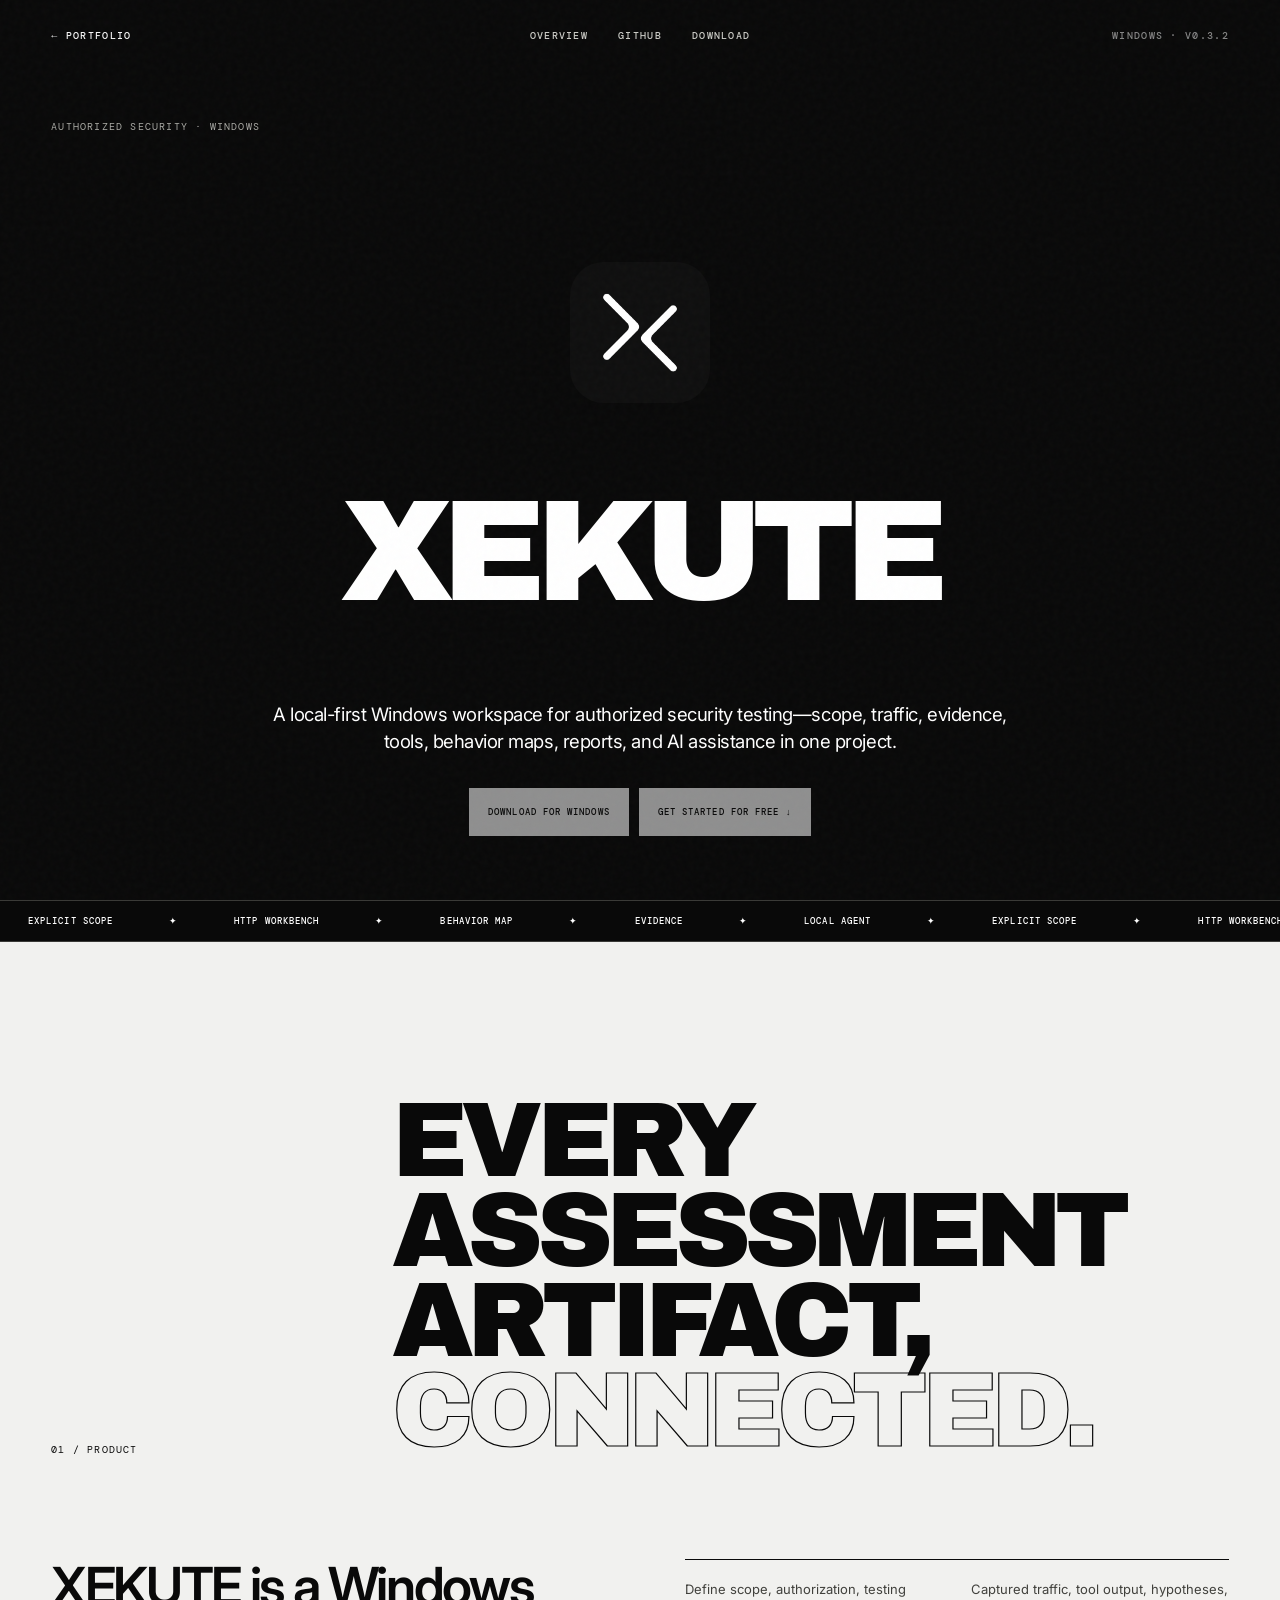
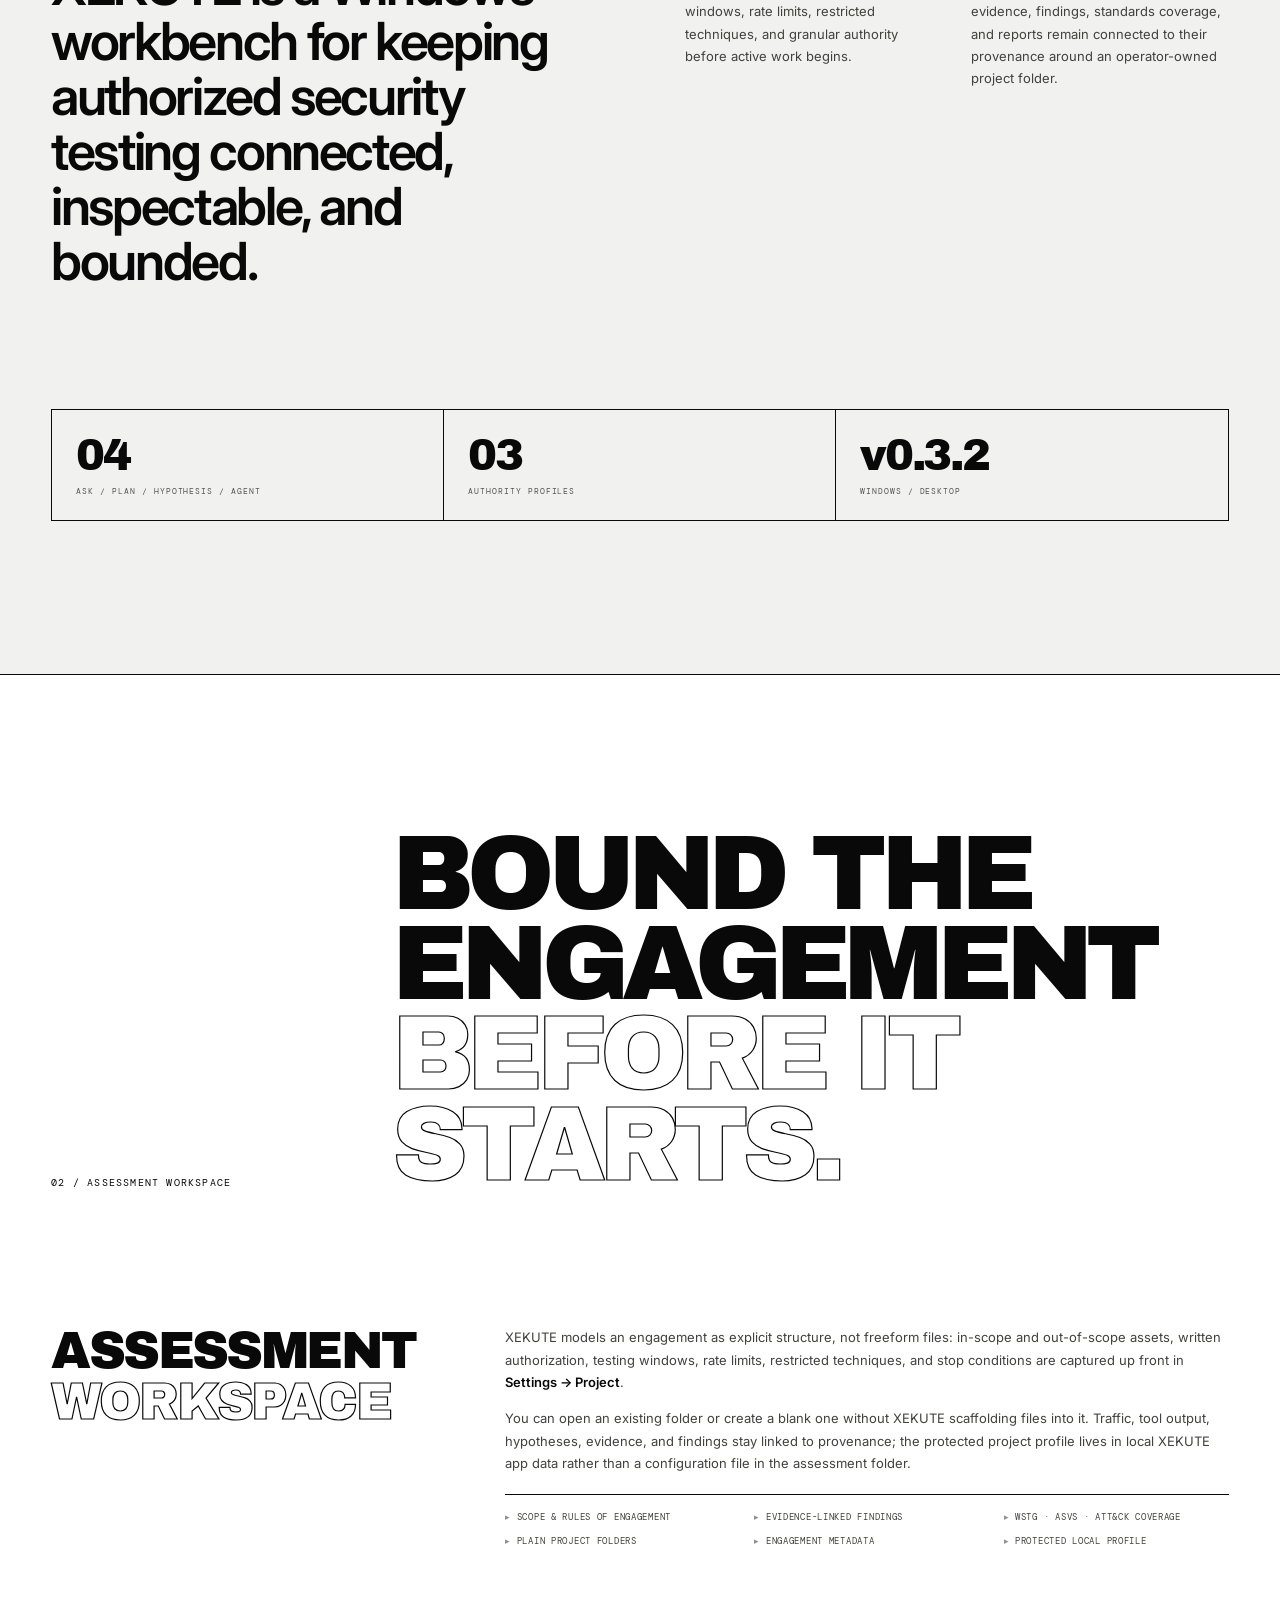
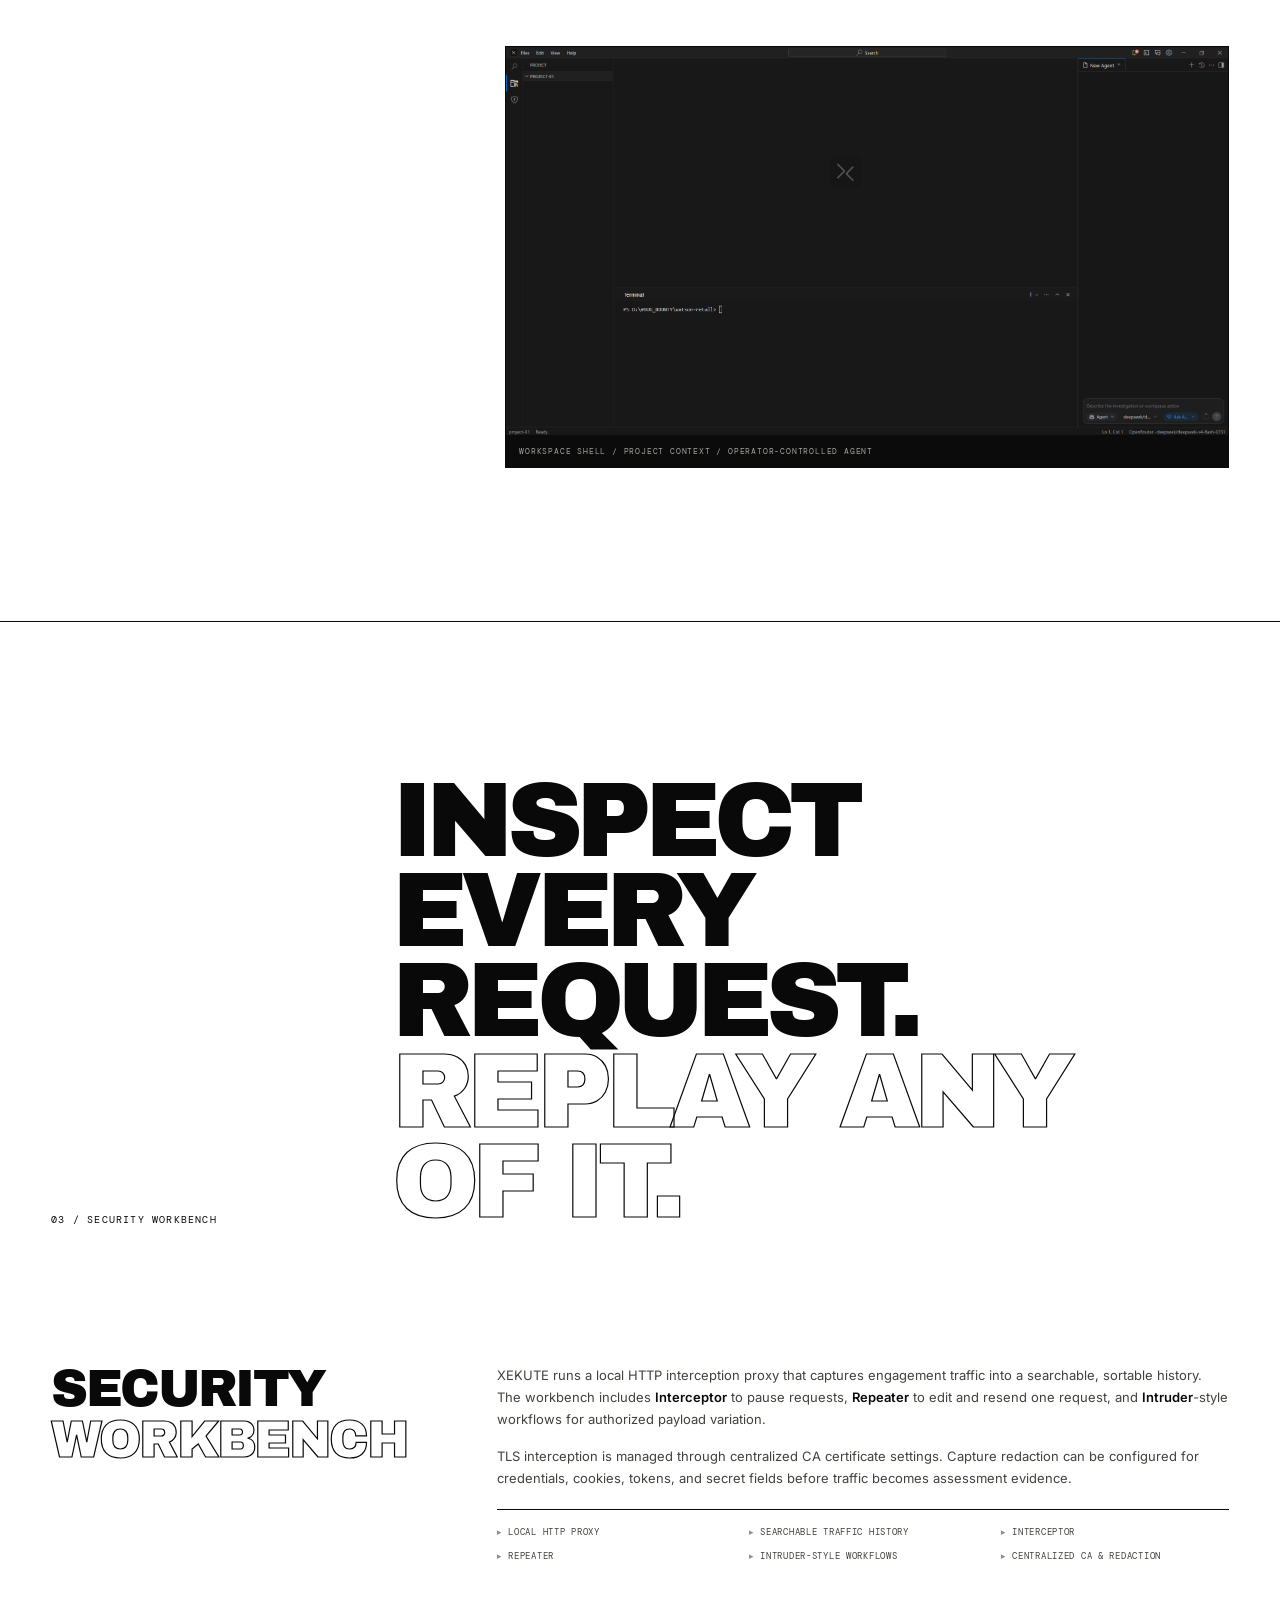
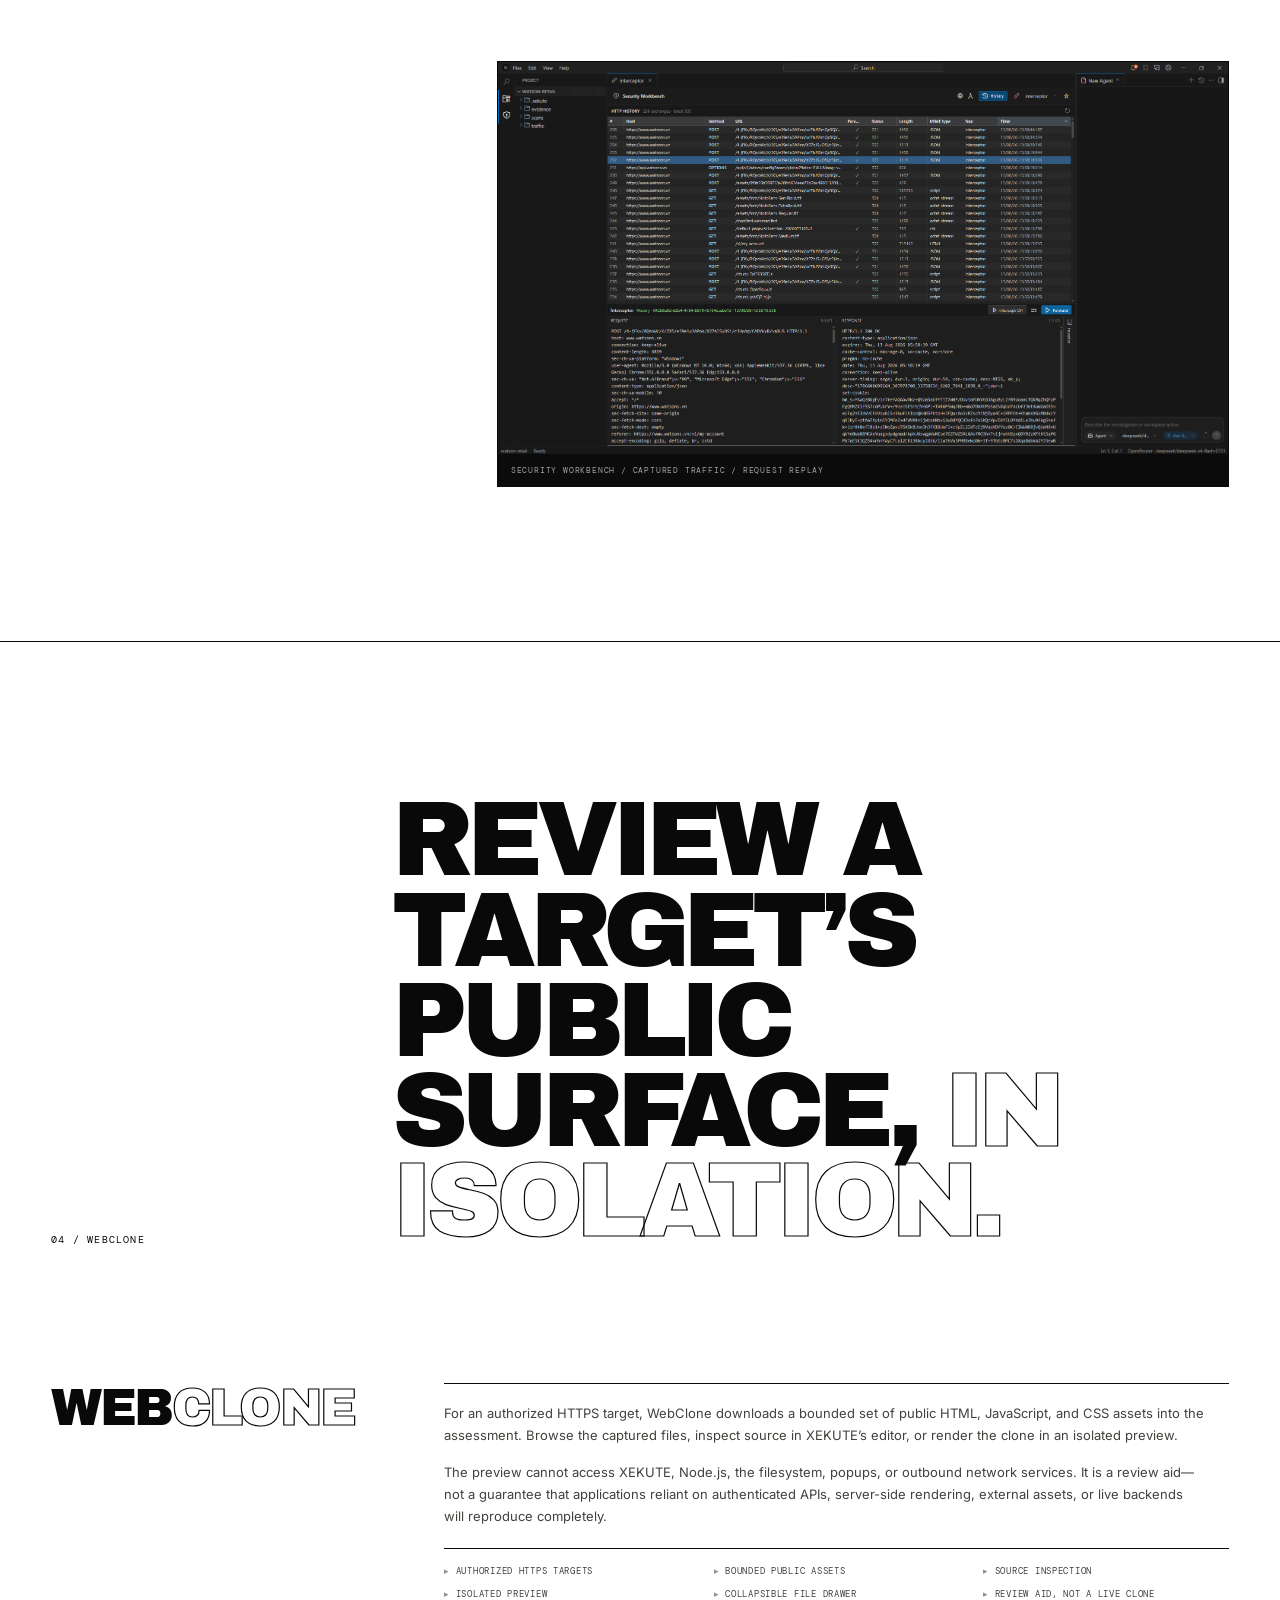
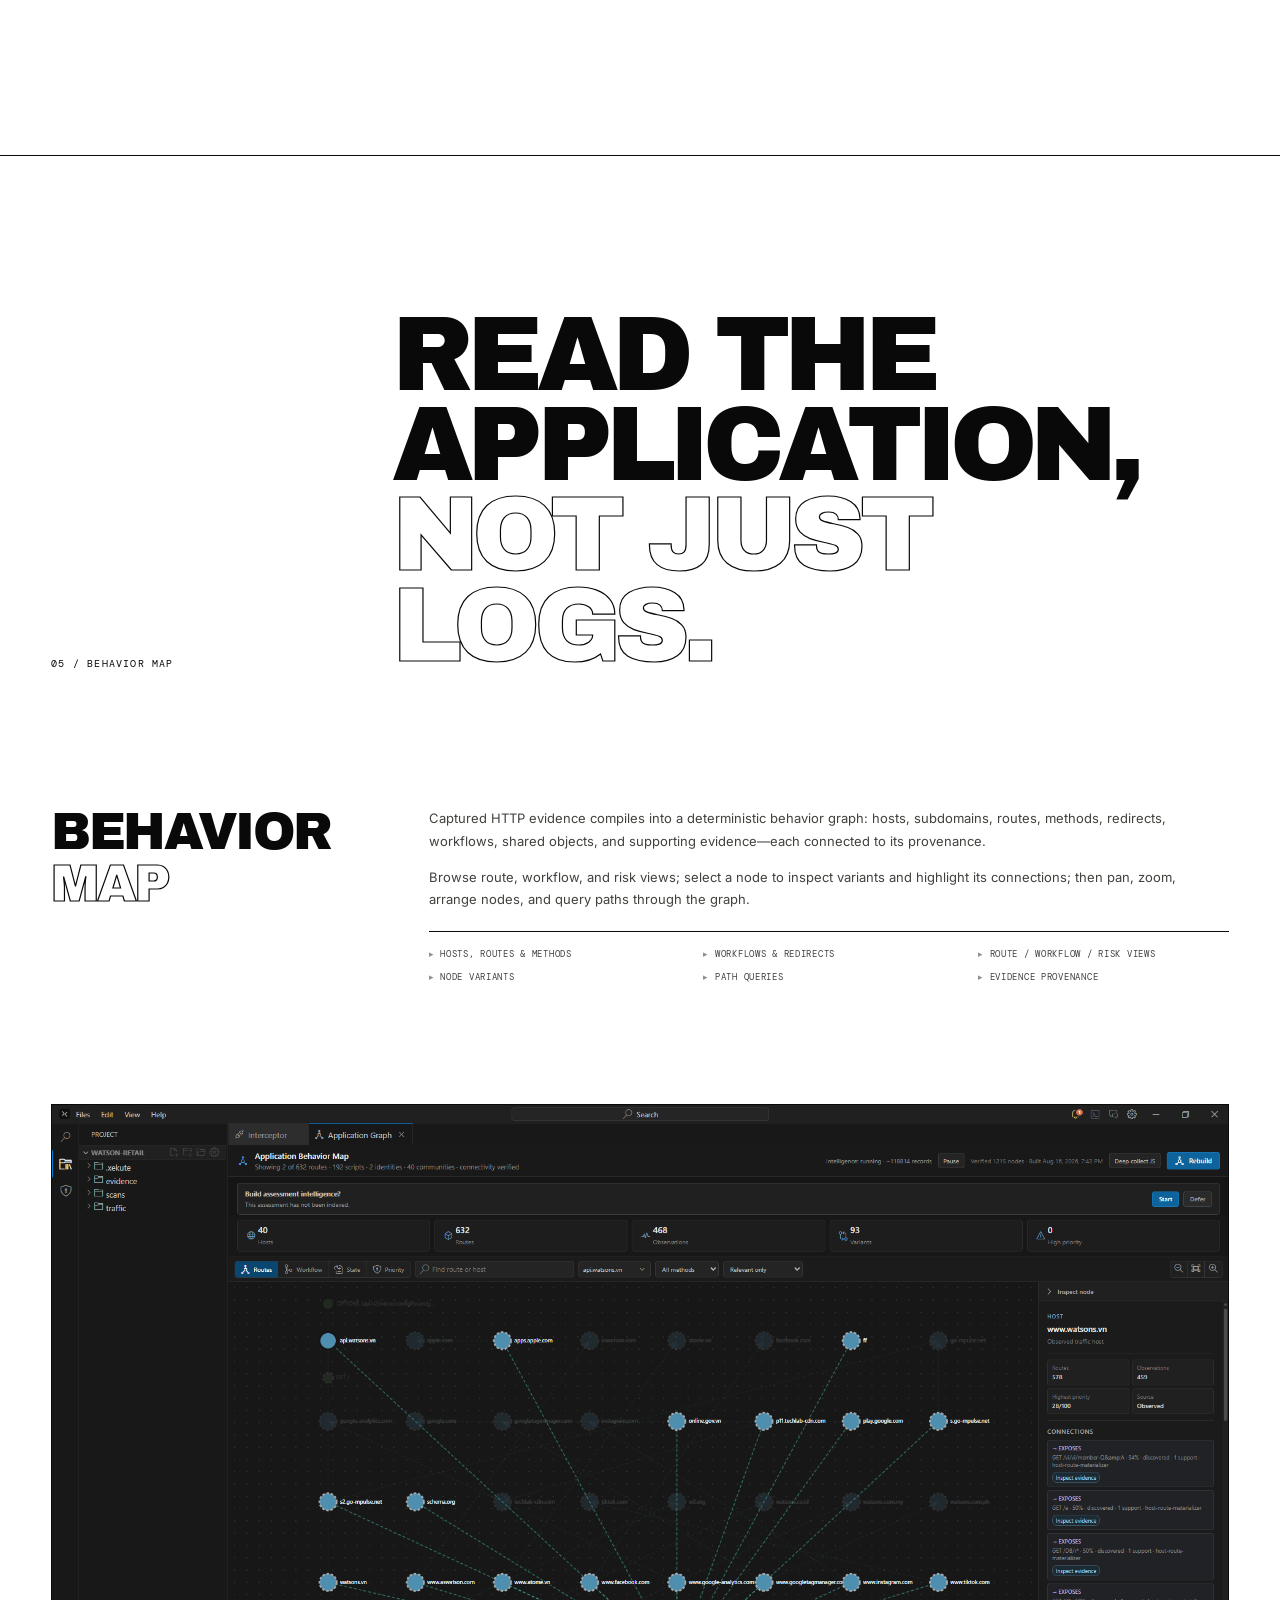
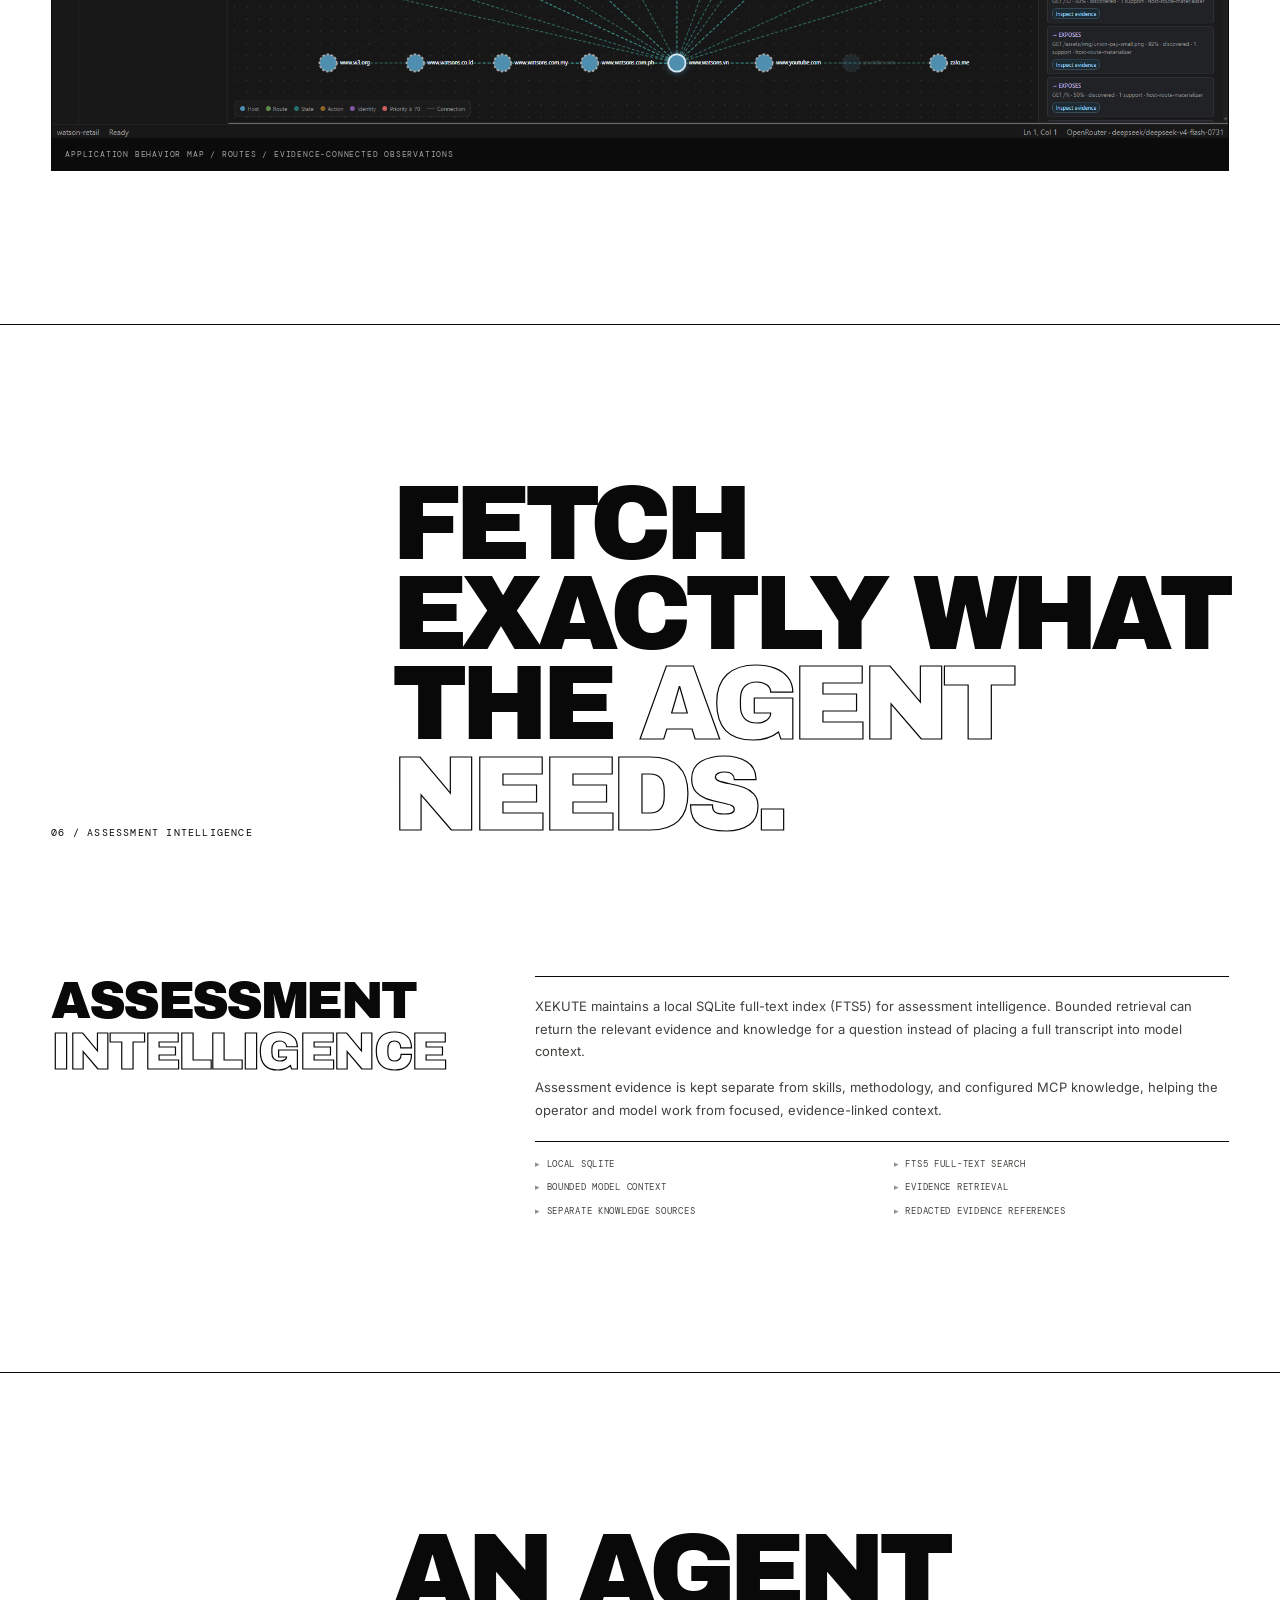
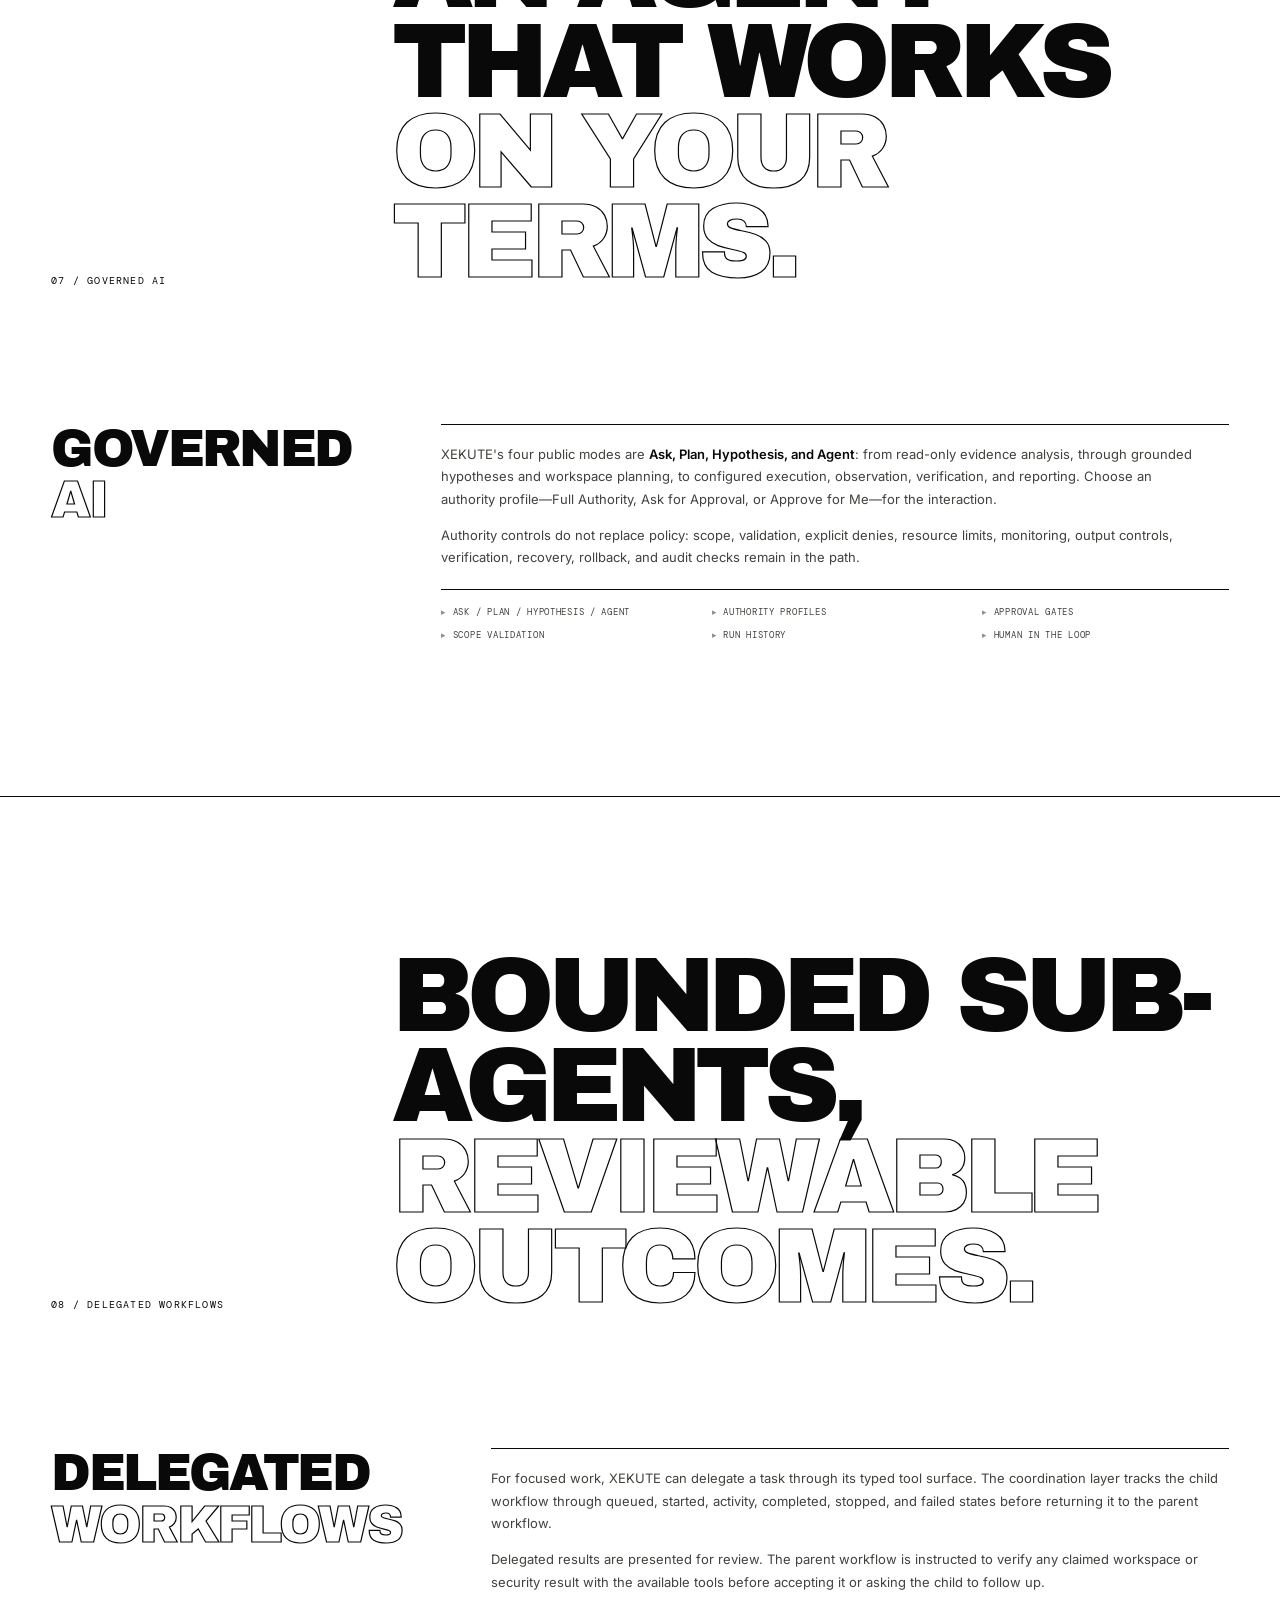
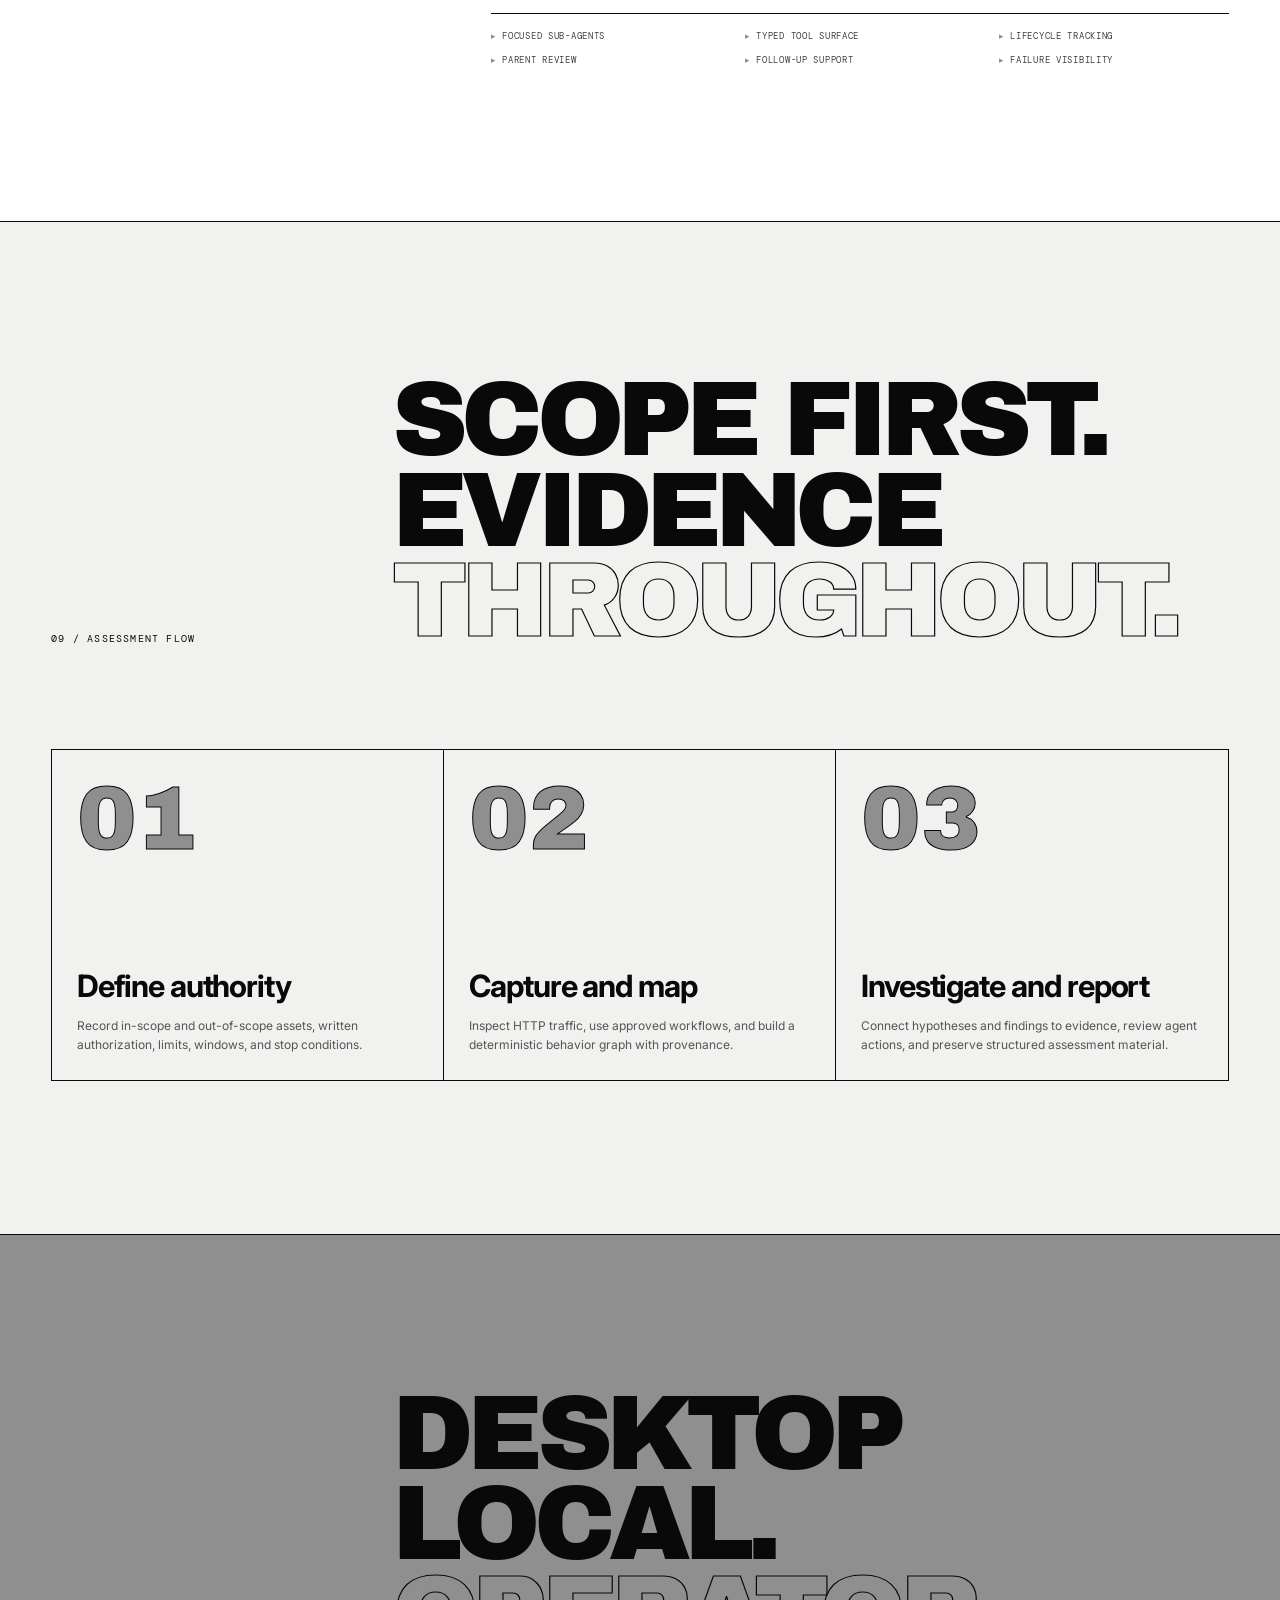
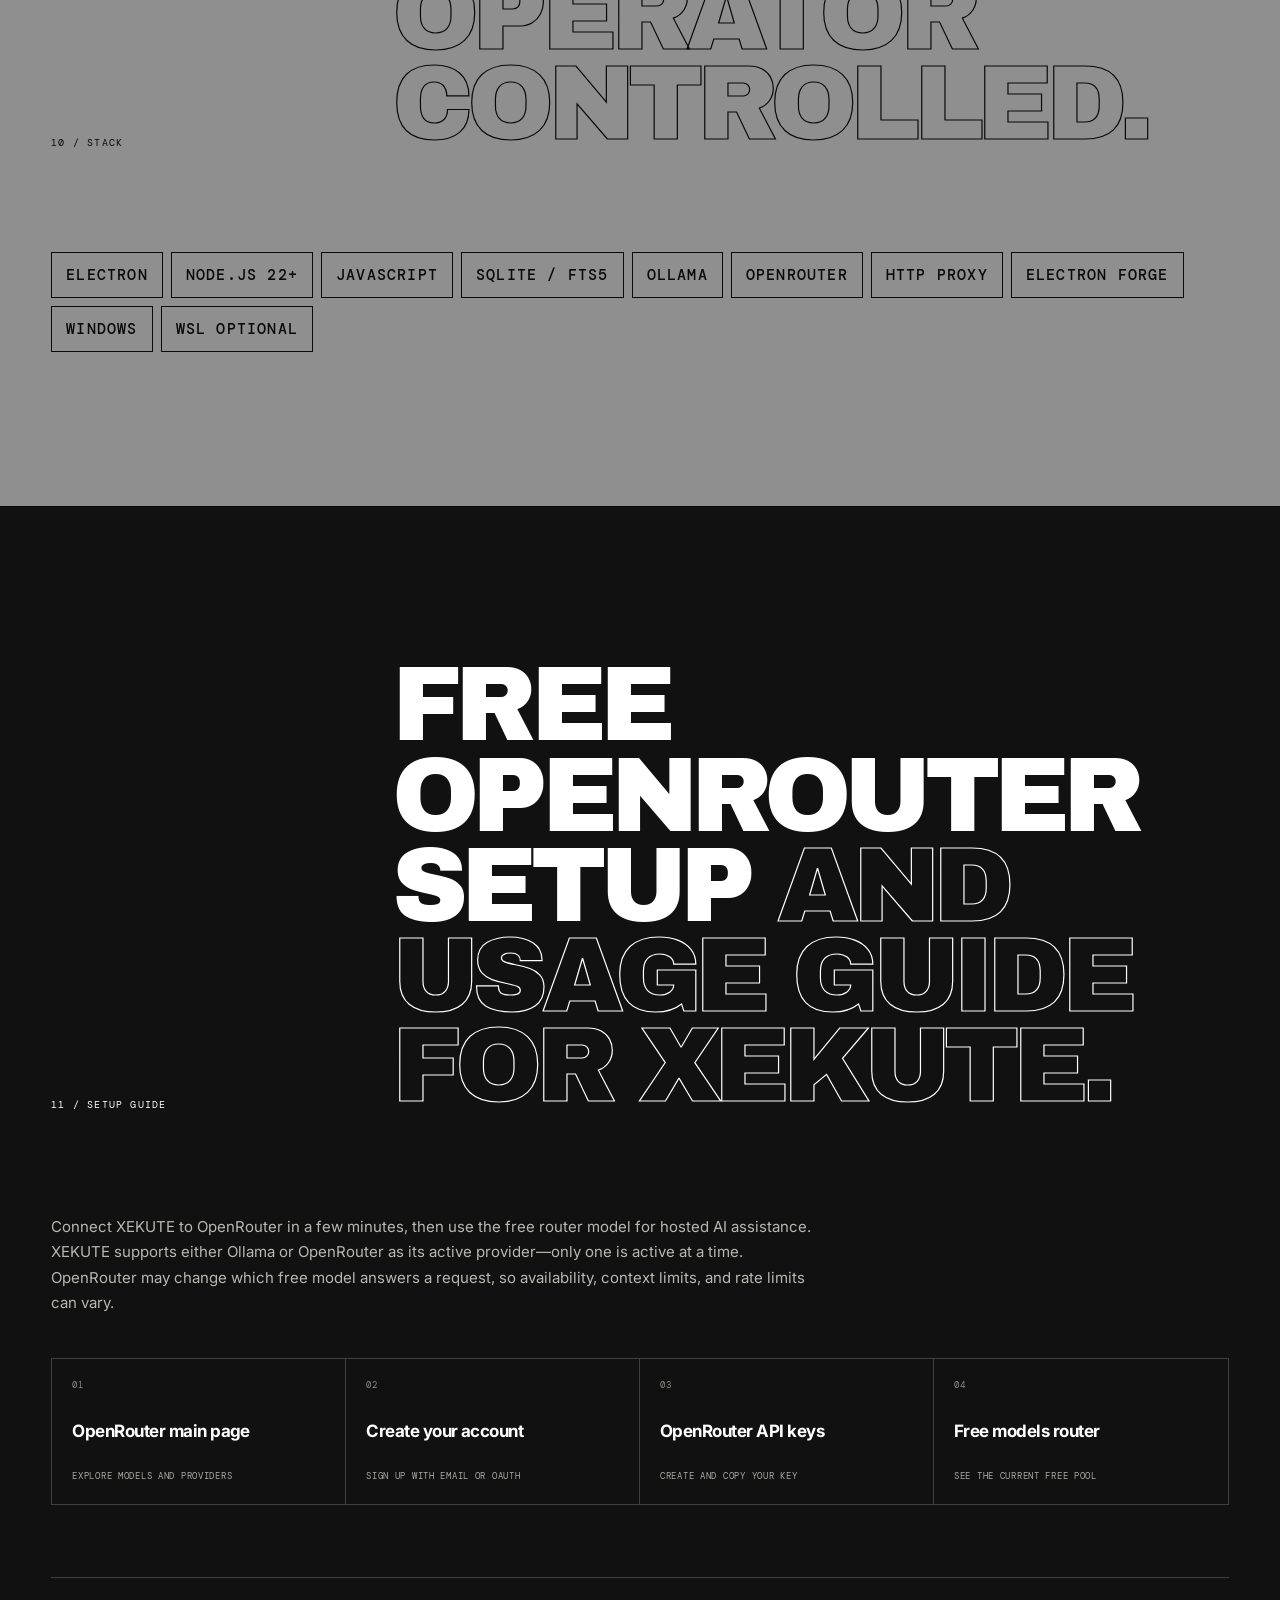
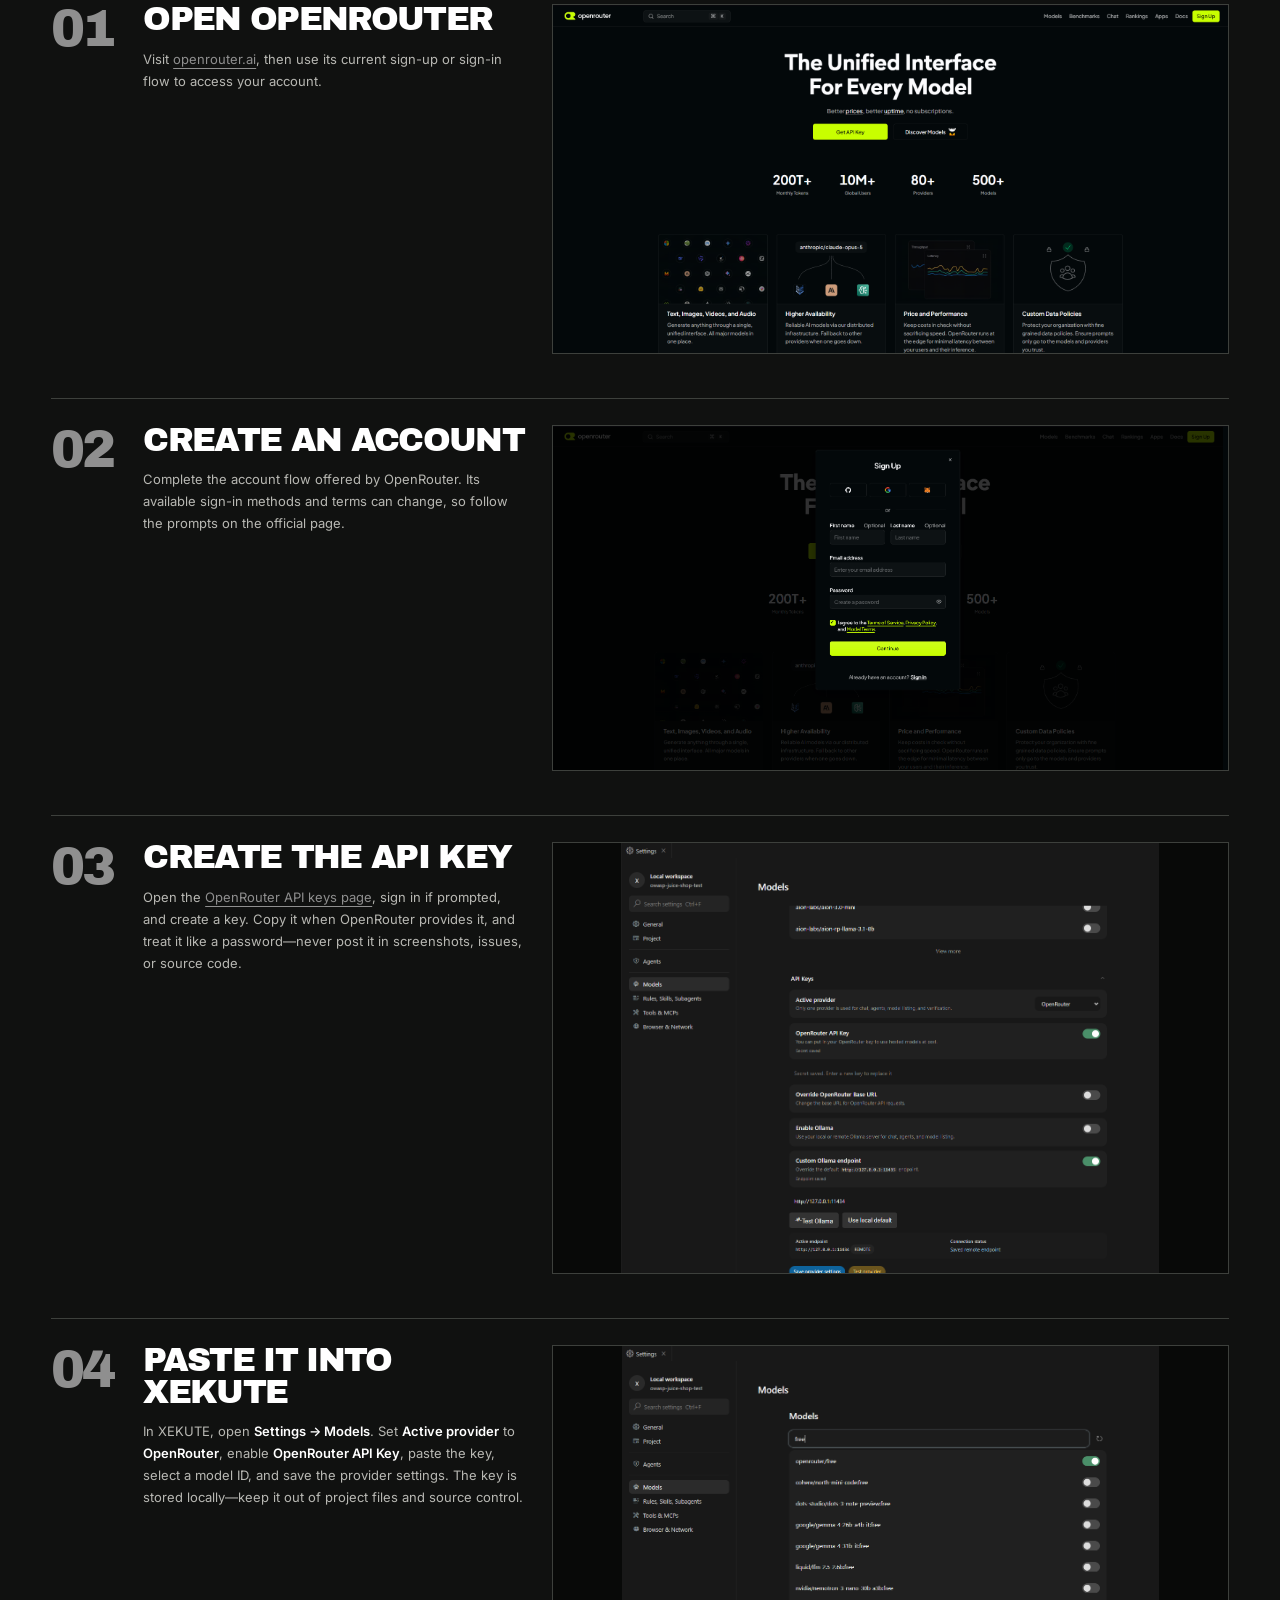
<file: xekute/xekute.html>
<!doctype html>
<html lang="en">
<head>
  <meta charset="utf-8"><meta name="viewport" content="width=device-width,initial-scale=1">
  <meta name="description" content="Xekute is a local-first AI-assisted workspace for authorized penetration testing and vulnerability assessment.">
  <meta name="theme-color" content="#8f8f8f"><title>Xekute — Security assessment workspace for Windows</title>
  <link rel="icon" href="xekute_icon.png"><link rel="stylesheet" href="../project.css?v=20260818-xekute-icon">
</head>
<body class="theme-Xekute">
  <div class="noise" aria-hidden="true"></div>
  <div class="scroll-control" role="scrollbar" tabindex="0" aria-label="Page scroll position" aria-valuemin="0" aria-valuemax="100" aria-valuenow="0"><div class="scroll-rail"><span class="scroll-thumb"></span></div></div>
  <header class="product-header">
    <a class="product-back" href="../index.html#work">← Portfolio</a>
    <nav class="product-nav" aria-label="Xekute navigation"><a href="#overview">Overview</a><a href="https://github.com/mahirhacks/XEKUTE" target="_blank" rel="noreferrer">GitHub</a><a href="#status">Download</a></nav>
    <span class="product-status status-label">Windows · v0.3.2</span>
  </header>
  <main>
    <section class="product-hero">
      <div class="hero-copy">
        <div class="hero-meta"><p class="eyebrow">Authorized security · Windows</p></div>
        <img class="product-logo" src="xekute_icon.png" alt="Xekute icon" width="128" height="128">
        <h1 class="product-name">Xekute</h1>
        <div class="hero-end"><p class="hero-summary">A local-first Windows workspace for authorized security testing—scope, traffic, evidence, tools, behavior maps, reports, and AI assistance in one project.</p><div class="hero-actions"><a class="button primary" href="https://github.com/mahirhacks/XEKUTE/releases/download/v0.3.2/XEKUTESetup.exe">Download for Windows</a><a class="button primary" href="#openrouter-guide">Get started for free ↓</a></div></div>
      </div>
    </section>
    <div class="marquee" aria-hidden="true"><div class="marquee-track"><span>Explicit scope</span><span>HTTP workbench</span><span>Behavior map</span><span>Evidence</span><span>Local agent</span><span>Explicit scope</span><span>HTTP workbench</span><span>Behavior map</span><span>Evidence</span><span>Local agent</span></div></div>
    <section class="section" id="overview"><div class="section-head reveal"><p class="eyebrow">01 / Product</p><h2>Every assessment artifact, <em>connected.</em></h2></div><div class="overview-grid"><p class="overview-lead reveal">XEKUTE is a Windows workbench for keeping authorized security testing connected, inspectable, and bounded.</p><div class="overview-copy reveal"><p>Define scope, authorization, testing windows, rate limits, restricted techniques, and granular authority before active work begins.</p><p>Captured traffic, tool output, hypotheses, evidence, findings, standards coverage, and reports remain connected to their provenance around an operator-owned project folder.</p></div><div class="stat-grid reveal"><div class="stat"><b>04</b><span>Ask / Plan / Hypothesis / Agent</span></div><div class="stat"><b>03</b><span>Authority profiles</span></div><div class="stat"><b>v0.3.2</b><span>Windows / desktop</span></div></div></div></section>
    <section class="section feature-detail-section"><div class="section-head reveal"><p class="eyebrow">02 / Assessment workspace</p><h2>Bound the engagement <em>before it starts.</em></h2></div><div class="feature-detail reveal"><div><h3>Assessment <em>workspace</em></h3></div><div><p>XEKUTE models an engagement as explicit structure, not freeform files: in-scope and out-of-scope assets, written authorization, testing windows, rate limits, restricted techniques, and stop conditions are captured up front in <strong>Settings → Project</strong>.</p><p>You can open an existing folder or create a blank one without XEKUTE scaffolding files into it. Traffic, tool output, hypotheses, evidence, and findings stay linked to provenance; the protected project profile lives in local XEKUTE app data rather than a configuration file in the assessment folder.</p><ul class="feature-points"><li>Scope &amp; rules of engagement</li><li>Evidence-linked findings</li><li>WSTG · ASVS · ATT&amp;CK coverage</li><li>Plain project folders</li><li>Engagement metadata</li><li>Protected local profile</li></ul></div><figure class="feature-detail-media"><img src="xekute_interface.png" alt="Xekute workspace showing a project tree, terminal, and governed agent panel" loading="lazy" decoding="async"><figcaption>Workspace shell / project context / operator-controlled agent</figcaption></figure></div></section>
    <section class="section feature-detail-section"><div class="section-head reveal"><p class="eyebrow">03 / Security workbench</p><h2>Inspect every request. <em>Replay any of it.</em></h2></div><div class="feature-detail reveal"><div><h3>Security <em>workbench</em></h3></div><div><p>XEKUTE runs a local HTTP interception proxy that captures engagement traffic into a searchable, sortable history. The workbench includes <strong>Interceptor</strong> to pause requests, <strong>Repeater</strong> to edit and resend one request, and <strong>Intruder</strong>-style workflows for authorized payload variation.</p><p>TLS interception is managed through centralized CA certificate settings. Capture redaction can be configured for credentials, cookies, tokens, and secret fields before traffic becomes assessment evidence.</p><ul class="feature-points"><li>Local HTTP proxy</li><li>Searchable traffic history</li><li>Interceptor</li><li>Repeater</li><li>Intruder-style workflows</li><li>Centralized CA &amp; redaction</li></ul></div><figure class="feature-detail-media"><img src="Interceptor_Interface.png" alt="Xekute Interceptor security workbench showing captured HTTP history and request response panes" loading="lazy" decoding="async"><figcaption>Security workbench / captured traffic / request replay</figcaption></figure></div></section>
    <section class="section feature-detail-section"><div class="section-head reveal"><p class="eyebrow">04 / WebClone</p><h2>Review a target’s public surface, <em>in isolation.</em></h2></div><div class="feature-detail reveal"><div><h3>Web<em>Clone</em></h3></div><div><p>For an authorized HTTPS target, WebClone downloads a bounded set of public HTML, JavaScript, and CSS assets into the assessment. Browse the captured files, inspect source in XEKUTE’s editor, or render the clone in an isolated preview.</p><p>The preview cannot access XEKUTE, Node.js, the filesystem, popups, or outbound network services. It is a review aid—not a guarantee that applications reliant on authenticated APIs, server-side rendering, external assets, or live backends will reproduce completely.</p><ul class="feature-points"><li>Authorized HTTPS targets</li><li>Bounded public assets</li><li>Source inspection</li><li>Isolated preview</li><li>Collapsible file drawer</li><li>Review aid, not a live clone</li></ul></div></div></section>
    <section class="section feature-detail-section"><div class="section-head reveal"><p class="eyebrow">05 / Behavior map</p><h2>Read the application, <em>not just logs.</em></h2></div><div class="feature-detail reveal"><div><h3>Behavior <em>map</em></h3></div><div><p>Captured HTTP evidence compiles into a deterministic behavior graph: hosts, subdomains, routes, methods, redirects, workflows, shared objects, and supporting evidence—each connected to its provenance.</p><p>Browse route, workflow, and risk views; select a node to inspect variants and highlight its connections; then pan, zoom, arrange nodes, and query paths through the graph.</p><ul class="feature-points"><li>Hosts, routes &amp; methods</li><li>Workflows &amp; redirects</li><li>Route / workflow / risk views</li><li>Node variants</li><li>Path queries</li><li>Evidence provenance</li></ul></div><figure class="feature-detail-media feature-detail-media-wide"><img src="application_graph_interface.png" alt="Xekute application behavior map showing hosts, routes, observations, and connected evidence" loading="lazy" decoding="async"><figcaption>Application behavior map / routes / evidence-connected observations</figcaption></figure></div></section>
    <section class="section feature-detail-section"><div class="section-head reveal"><p class="eyebrow">06 / Assessment intelligence</p><h2>Fetch exactly what the <em>agent needs.</em></h2></div><div class="feature-detail reveal"><div><h3>Assessment <em>intelligence</em></h3></div><div><p>XEKUTE maintains a local SQLite full-text index (FTS5) for assessment intelligence. Bounded retrieval can return the relevant evidence and knowledge for a question instead of placing a full transcript into model context.</p><p>Assessment evidence is kept separate from skills, methodology, and configured MCP knowledge, helping the operator and model work from focused, evidence-linked context.</p><ul class="feature-points"><li>Local SQLite</li><li>FTS5 full-text search</li><li>Bounded model context</li><li>Evidence retrieval</li><li>Separate knowledge sources</li><li>Redacted evidence references</li></ul></div></div></section>
    <section class="section feature-detail-section"><div class="section-head reveal"><p class="eyebrow">07 / Governed AI</p><h2>An agent that works <em>on your terms.</em></h2></div><div class="feature-detail reveal"><div><h3>Governed <em>AI</em></h3></div><div><p>XEKUTE's four public modes are <strong>Ask, Plan, Hypothesis, and Agent</strong>: from read-only evidence analysis, through grounded hypotheses and workspace planning, to configured execution, observation, verification, and reporting. Choose an authority profile—Full Authority, Ask for Approval, or Approve for Me—for the interaction.</p><p>Authority controls do not replace policy: scope, validation, explicit denies, resource limits, monitoring, output controls, verification, recovery, rollback, and audit checks remain in the path.</p><ul class="feature-points"><li>Ask / Plan / Hypothesis / Agent</li><li>Authority profiles</li><li>Approval gates</li><li>Scope validation</li><li>Run history</li><li>Human in the loop</li></ul></div></div></section>
    <section class="section feature-detail-section"><div class="section-head reveal"><p class="eyebrow">08 / Delegated workflows</p><h2>Bounded sub-agents, <em>reviewable outcomes.</em></h2></div><div class="feature-detail reveal"><div><h3>Delegated <em>workflows</em></h3></div><div><p>For focused work, XEKUTE can delegate a task through its typed tool surface. The coordination layer tracks the child workflow through queued, started, activity, completed, stopped, and failed states before returning it to the parent workflow.</p><p>Delegated results are presented for review. The parent workflow is instructed to verify any claimed workspace or security result with the available tools before accepting it or asking the child to follow up.</p><ul class="feature-points"><li>Focused sub-agents</li><li>Typed tool surface</li><li>Lifecycle tracking</li><li>Parent review</li><li>Follow-up support</li><li>Failure visibility</li></ul></div></div></section>
    <section class="section"><div class="section-head reveal"><p class="eyebrow">09 / Assessment flow</p><h2>Scope first. Evidence <em>throughout.</em></h2></div><div class="workflow-grid reveal"><article class="workflow-step"><span class="step-num">01</span><div><h3>Define authority</h3><p>Record in-scope and out-of-scope assets, written authorization, limits, windows, and stop conditions.</p></div></article><article class="workflow-step"><span class="step-num">02</span><div><h3>Capture and map</h3><p>Inspect HTTP traffic, use approved workflows, and build a deterministic behavior graph with provenance.</p></div></article><article class="workflow-step"><span class="step-num">03</span><div><h3>Investigate and report</h3><p>Connect hypotheses and findings to evidence, review agent actions, and preserve structured assessment material.</p></div></article></div></section>
    <section class="section stack-section"><div class="section-head reveal"><p class="eyebrow">10 / Stack</p><h2>Desktop local. <em>Operator controlled.</em></h2></div><div class="stack-cloud reveal"><span>Electron</span><span>Node.js 22+</span><span>JavaScript</span><span>SQLite / FTS5</span><span>Ollama</span><span>OpenRouter</span><span>HTTP Proxy</span><span>Electron Forge</span><span>Windows</span><span>WSL Optional</span></div></section>
    <section class="section openrouter-guide" id="openrouter-guide">
      <div class="section-head reveal"><p class="eyebrow">11 / Setup guide</p><h2>Free OpenRouter setup <em>and usage guide for Xekute.</em></h2></div>
      <div class="openrouter-intro reveal"><p>Connect XEKUTE to OpenRouter in a few minutes, then use the free router model for hosted AI assistance. XEKUTE supports either Ollama or OpenRouter as its active provider—only one is active at a time. OpenRouter may change which free model answers a request, so availability, context limits, and rate limits can vary.</p></div>
      <nav class="openrouter-links reveal" aria-label="OpenRouter resources">
        <a class="openrouter-link" href="https://openrouter.ai" target="_blank" rel="noreferrer"><span>01</span><strong>OpenRouter main page</strong><small>Explore models and providers</small></a>
        <a class="openrouter-link" href="https://openrouter.ai/sign-up" target="_blank" rel="noreferrer"><span>02</span><strong>Create your account</strong><small>Sign up with email or OAuth</small></a>
        <a class="openrouter-link" href="https://openrouter.ai/keys" target="_blank" rel="noreferrer"><span>03</span><strong>OpenRouter API keys</strong><small>Create and copy your key</small></a>
        <a class="openrouter-link" href="https://openrouter.ai/openrouter/free" target="_blank" rel="noreferrer"><span>04</span><strong>Free models router</strong><small>See the current free pool</small></a>
      </nav>
      <div class="openrouter-steps">
        <article class="openrouter-step reveal"><div class="openrouter-step-index">01</div><div class="openrouter-step-copy"><h3>Open OpenRouter</h3><p>Visit <a href="https://openrouter.ai" target="_blank" rel="noreferrer">openrouter.ai</a>, then use its current sign-up or sign-in flow to access your account.</p></div><a class="openrouter-shot" href="Openrouter_Website.png" target="_blank" rel="noreferrer"><img src="Openrouter_Website.png" alt="OpenRouter home page" loading="lazy" decoding="async"></a></article>
        <article class="openrouter-step reveal"><div class="openrouter-step-index">02</div><div class="openrouter-step-copy"><h3>Create an account</h3><p>Complete the account flow offered by OpenRouter. Its available sign-in methods and terms can change, so follow the prompts on the official page.</p></div><a class="openrouter-shot" href="Openrouter_SignUp.png" target="_blank" rel="noreferrer"><img src="Openrouter_SignUp.png" alt="OpenRouter account sign-up screen" loading="lazy" decoding="async"></a></article>
        <article class="openrouter-step reveal"><div class="openrouter-step-index">03</div><div class="openrouter-step-copy"><h3>Create the API key</h3><p>Open the <a href="https://openrouter.ai/keys" target="_blank" rel="noreferrer">OpenRouter API keys page</a>, sign in if prompted, and create a key. Copy it when OpenRouter provides it, and treat it like a password—never post it in screenshots, issues, or source code.</p></div><a class="openrouter-shot" href="API_Key_Input.png" target="_blank" rel="noreferrer"><img src="API_Key_Input.png" alt="Xekute Models settings showing the OpenRouter API Key control" loading="lazy" decoding="async"></a></article>
        <article class="openrouter-step reveal"><div class="openrouter-step-index">04</div><div class="openrouter-step-copy"><h3>Paste it into XEKUTE</h3><p>In XEKUTE, open <strong>Settings → Models</strong>. Set <strong>Active provider</strong> to <strong>OpenRouter</strong>, enable <strong>OpenRouter API Key</strong>, paste the key, select a model ID, and save the provider settings. The key is stored locally—keep it out of project files and source control.</p></div><a class="openrouter-shot" href="Model_Selection.png" target="_blank" rel="noreferrer"><img src="Model_Selection.png" alt="Xekute Models settings with OpenRouter selected as the active provider" loading="lazy" decoding="async"></a></article>
        <article class="openrouter-step reveal"><div class="openrouter-step-index">05</div><div class="openrouter-step-copy"><h3>Select the free router</h3><p>In the model picker, search for <code>free</code> and select <code>openrouter/free</code> if it appears in your model list. This OpenRouter router chooses from its currently available free pool; confirm the chosen model beside the composer before sending a request.</p></div><a class="openrouter-shot" href="free_model_selected.png" target="_blank" rel="noreferrer"><img src="free_model_selected.png" alt="Xekute chat model picker with openrouter/free selected" loading="lazy" decoding="async"></a></article>
      </div>
      <aside class="openrouter-note reveal"><strong>Keep your key private.</strong><span>XEKUTE uses the key to make requests on your behalf. If you think it was exposed, revoke it from OpenRouter and create a replacement. Free routing is not a promise of unlimited usage—check OpenRouter’s current limits and model availability.</span></aside>
    </section>
    <section class="install" id="status"><div><p class="eyebrow">12 / Download</p><h2>XEKUTE for Windows. <span>One installer.</span></h2></div><div><div class="install-panel"><div><p class="status-copy"><strong>XEKUTE v0.3.2 for Windows.</strong> The installer is self-contained—no Node.js, npm, or Git setup needed. It installs nothing extra: no AI models, no third-party security tools. Your assessment folders stay plain files on disk.</p><p class="status-copy">v0.3.0 adds trusted context compaction, carrying verified project intelligence across agent work without turning unverified text or tool output into durable facts.</p><p class="status-copy">XEKUTE checks GitHub for updates at launch. You can install from the notification, check manually in <strong>Help → Check for Updates</strong>, or disable automatic checks in <strong>Settings → General</strong>. Optional OpenRouter use requires your own account and API key.</p></div><a class="button primary" href="https://github.com/mahirhacks/XEKUTE/releases/download/v0.3.2/XEKUTESetup.exe">Download XEKUTESetup.exe</a></div><footer class="install-footer"><span>Xekute · Windows · v0.3.2</span><a href="../index.html#work">Back to portfolio ↑</a></footer></div></section>
  </main><script src="../project.js"></script>
</body></html>
</file>
<file: project.css>
@import url('https://fonts.googleapis.com/css2?family=Archivo+Black&family=DM+Mono:wght@300;400;500&family=Inter:wght@400;500;600;700;800&display=swap');

:root {
  --ink: #090909;
  --paper: #f1f1ef;
  --white: #fff;
  --muted: #999994;
  --line-dark: rgba(255,255,255,.2);
  --line-light: rgba(9,9,9,.2);
  --accent: #d8ff00;
  --accent-rgb: 216,255,0;
  --accent-2: #fff;
  --pad: clamp(22px,4vw,64px);
}
body.theme-joblicator { --accent:#d8ff00; --accent-rgb:216,255,0; --accent-2:#f4ffb8; }
body.theme-jarvis { --accent:#c8201c; --accent-rgb:200,32,28; --accent-2:#ffc928; }
body.theme-Xekute { --accent:#8f8f8f; --accent-rgb:143,143,143; --accent-2:#c6c6c6; }
body.theme-vulnera { --accent:#8d68ff; --accent-rgb:141,104,255; --accent-2:#d8ccff; }
body.theme-mentora { --accent:#ffc928; --accent-rgb:255,201,40; --accent-2:#fff1b8; }
body.theme-jarvis .product-stage { background:linear-gradient(135deg,#74100e 0%,#ad1916 46%,#d72a20 100%); }
body.theme-jarvis .product-stage::before { border-color:rgba(255,201,40,.72); }
body.theme-jarvis .stage-window { border-color:rgba(255,201,40,.46); box-shadow:24px 24px 0 rgba(255,201,40,.28); }
body.theme-jarvis .window-dots i:first-child,
body.theme-jarvis .window-dots i:nth-child(2) { background:var(--accent-2); }
body.theme-jarvis .window-nav span.active,
body.theme-jarvis .ui-bars i { background:var(--accent-2); }
body.theme-jarvis .ui-label,
body.theme-jarvis .code-block b { color:var(--accent-2); }
body.theme-jarvis .button.primary { border-color:var(--accent-2); background:var(--accent-2); color:var(--ink); }
body.theme-jarvis .marquee { background:var(--accent-2); }
body.theme-jarvis .stack-section { background:linear-gradient(135deg,#8a120f,#c8201c 58%,#e43724); }
body.theme-jarvis .stack-section .section-head h2,
body.theme-jarvis .stack-section .eyebrow { color:var(--white); }
body.theme-jarvis .stack-section .section-head h2 em { -webkit-text-stroke-color:var(--accent-2); }
body.theme-jarvis .stack-cloud span { border-color:var(--accent-2); color:var(--accent-2); }
body.theme-jarvis .stack-cloud span:hover { background:var(--accent-2); color:var(--ink); }
body.theme-jarvis .install h2 span,
body.theme-jarvis .install-code b { color:var(--accent-2); }
body.theme-jarvis .scroll-thumb { background:var(--accent-2); box-shadow:0 0 14px rgba(255,201,40,.4); }
body.theme-Xekute .product-hero { display:block; min-height:100svh; background:#090909; }
body.theme-Xekute .hero-copy { min-height:100svh; align-items:center; padding:120px var(--pad) 64px; text-align:center; }
body.theme-Xekute .hero-meta { width:100%; text-align:left; }
body.theme-Xekute .product-logo { width:clamp(88px,11vw,150px); height:auto; margin:4vh auto 0; border-radius:24%; }
body.theme-Xekute .product-name { margin:0 auto; text-align:center; }
body.theme-Xekute .hero-end { grid-template-columns:1fr; width:min(100%,780px); margin-top:0; text-align:center; }
body.theme-Xekute .hero-actions { justify-content:center; }
body.theme-Xekute .marquee { background:#090909; color:var(--white); border-color:#3a3a37; }
body.theme-Xekute .product-hero::before,
body.theme-Xekute .product-hero::after,
body.theme-Xekute .product-hero .product-stage,
body.theme-Xekute .product-hero .stage-window,
body.theme-Xekute .product-hero .product-screenshot-stage,
body.theme-Xekute .product-hero .product-screenshot-frame { display:none !important; }

*,*::before,*::after { box-sizing:border-box; }
html { scroll-behavior:smooth; scroll-padding-top:80px; scrollbar-width:none; overflow-x:clip; }
body { margin:0; background:var(--paper); color:var(--ink); font-family:Inter,Arial,sans-serif; -webkit-font-smoothing:antialiased; overflow-x:hidden; -ms-overflow-style:none; }
html::-webkit-scrollbar,body::-webkit-scrollbar { display:none; width:0; height:0; }
::selection { background:var(--accent); color:var(--ink); }
a { color:inherit; }
a,button { -webkit-tap-highlight-color:transparent; }
.mono,.eyebrow { font-family:'DM Mono',monospace; letter-spacing:.12em; text-transform:uppercase; }
.eyebrow { margin:0; font-size:10px; line-height:1.4; }
.noise { position:fixed; inset:0; z-index:100; pointer-events:none; opacity:.035; background-image:url("data:image/svg+xml,%3Csvg viewBox='0 0 180 180' xmlns='http://www.w3.org/2000/svg'%3E%3Cfilter id='n'%3E%3CfeTurbulence type='fractalNoise' baseFrequency='.9' numOctaves='3' stitchTiles='stitch'/%3E%3C/filter%3E%3Crect width='100%25' height='100%25' filter='url(%23n)' opacity='.8'/%3E%3C/svg%3E"); }

.product-header { position:fixed; inset:0 0 auto; z-index:90; height:70px; display:grid; grid-template-columns:1fr auto 1fr; align-items:center; padding:0 var(--pad); color:var(--white); mix-blend-mode:difference; }
.product-header a,.product-header span { font:500 10px 'DM Mono',monospace; letter-spacing:.13em; text-transform:uppercase; text-decoration:none; }
.product-nav { display:flex; align-items:center; justify-content:center; gap:clamp(14px,2.5vw,30px); }
.product-nav a { color:#d4d4cf; transition:color .2s ease, transform .2s ease; }
.product-nav a:hover { color:var(--accent); transform:translateY(-2px); }
.product-header .product-status { justify-self:end; }
.product-header a:hover { text-decoration:underline; text-underline-offset:5px; }
.status-label { color:var(--accent); }

.scroll-control { --offset:0px; position:fixed; z-index:88; top:50%; right:0; width:48px; height:24vh; transform:translateY(-50%); cursor:pointer; touch-action:none; }
.scroll-rail { position:relative; width:2px; height:100%; margin:auto; background:rgba(255,255,255,.4); opacity:0; transform:scaleY(.9); transition:.25s ease; }
.scroll-thumb { position:absolute; top:var(--offset); left:50%; width:8px; height:32px; background:var(--accent); transform:translateX(-50%); box-shadow:0 0 14px rgba(var(--accent-rgb),.35); }
.scroll-control:hover .scroll-rail,.scroll-control:focus-visible .scroll-rail,.scroll-control.dragging .scroll-rail { opacity:1; transform:scaleY(1); }
.scroll-control:focus-visible { outline:none; }

.product-hero { min-height:100svh; display:grid; grid-template-columns:1.12fr .88fr; background:var(--ink); color:var(--white); overflow:hidden; }
.hero-copy { padding:120px var(--pad) 52px; display:flex; flex-direction:column; justify-content:space-between; min-width:0; }
.hero-meta { display:flex; justify-content:space-between; gap:20px; color:#a9a9a4; }
.product-name { margin:9vh 0 0; font:400 clamp(70px,11.2vw,172px)/.79 'Archivo Black',sans-serif; letter-spacing:-.075em; text-transform:uppercase; overflow-wrap:anywhere; }
.product-name .outline { display:block; color:transparent; -webkit-text-stroke:1.4px var(--white); }
.hero-end { display:grid; grid-template-columns:minmax(240px,470px) auto; align-items:end; justify-content:space-between; gap:34px; margin-top:8vh; }
.hero-summary { margin:0; font-size:clamp(17px,1.45vw,22px); line-height:1.42; letter-spacing:-.025em; }
.hero-summary strong { color:var(--accent); font-weight:600; }
.hero-actions { display:flex; flex-wrap:wrap; gap:10px; justify-content:flex-end; }
.button { min-height:48px; display:inline-flex; align-items:center; justify-content:center; padding:0 18px; border:1px solid currentColor; font:500 9px 'DM Mono',monospace; letter-spacing:.12em; text-transform:uppercase; text-decoration:none; transition:background .2s,color .2s,transform .2s; }
.button.primary { border-color:var(--accent); background:var(--accent); color:var(--ink); }
.button:hover { transform:translateY(-3px); }
.button.secondary:hover { background:var(--white); color:var(--ink); }

.product-stage { position:relative; min-height:100%; padding:90px clamp(24px,3.5vw,56px) 44px; background:var(--accent); color:var(--ink); display:flex; align-items:center; justify-content:center; overflow:hidden; }
.product-stage::before { content:''; position:absolute; width:72%; aspect-ratio:1; border:1px solid rgba(9,9,9,.35); border-radius:50%; right:-29%; top:-17%; }
.product-stage::after { content:''; position:absolute; width:48%; aspect-ratio:1; border:1px solid rgba(9,9,9,.25); transform:rotate(45deg); left:-23%; bottom:-15%; }
.stage-window { position:relative; z-index:2; width:100%; max-width:620px; min-height:490px; background:var(--ink); color:var(--white); border:1px solid rgba(255,255,255,.28); box-shadow:24px 24px 0 rgba(9,9,9,.16); }
.window-bar { height:43px; display:flex; align-items:center; justify-content:space-between; padding:0 14px; border-bottom:1px solid #3a3a37; font:400 8px 'DM Mono',monospace; letter-spacing:.12em; text-transform:uppercase; color:#979792; }
.window-bar > span:first-child { min-width:0; overflow:hidden; text-overflow:ellipsis; white-space:nowrap; }
.window-dots { display:flex; gap:6px; }
.window-dots i { width:6px; height:6px; border-radius:50%; background:#555; }
.window-dots i:first-child { background:var(--accent); }
.window-body { display:grid; grid-template-columns:110px 1fr; min-height:445px; }
.window-nav { padding:18px 12px; border-right:1px solid #353532; }
.window-nav span { display:block; padding:10px 8px; margin-bottom:5px; font:400 7px 'DM Mono',monospace; letter-spacing:.1em; text-transform:uppercase; color:#777; }
.window-nav span.active { background:var(--accent); color:var(--ink); }
.window-content { padding:28px; overflow:hidden; }
.ui-label { color:var(--accent); font:500 8px 'DM Mono',monospace; letter-spacing:.12em; text-transform:uppercase; }
.ui-title { margin:9px 0 28px; font:400 clamp(30px,3.5vw,50px)/.92 'Archivo Black',sans-serif; letter-spacing:-.05em; text-transform:uppercase; }
.ui-row { display:grid; grid-template-columns:1fr auto; gap:12px; padding:14px 0; border-top:1px solid #3a3a37; font:400 8px/1.5 'DM Mono',monospace; text-transform:uppercase; color:#a8a8a3; }
.ui-row > * { min-width:0; }
.ui-row span { text-align:right; overflow-wrap:anywhere; }
.ui-row b { color:var(--white); font-weight:400; }
.ui-bars { height:115px; display:flex; align-items:center; gap:5px; margin:8px 0 24px; }
.ui-bars i { width:7px; height:var(--h); background:var(--accent); opacity:calc(.35 + var(--n)); animation:pulse 1.2s ease-in-out infinite alternate; animation-delay:calc(var(--n) * -1s); }
@keyframes pulse { to { transform:scaleY(.55); opacity:.42; } }
.code-block { border:1px solid #383835; padding:16px; font:400 8px/1.8 'DM Mono',monospace; color:#999; }
.code-block b { color:var(--accent); font-weight:400; }

.product-screenshot-stage { padding-inline:clamp(24px,3.5vw,56px); }
.product-screenshot-stage::before { border-radius:0; width:76%; aspect-ratio:1.3; right:-22%; top:7%; border-color:rgba(255,201,40,.72); transform:rotate(0); }
.product-screenshot-stage::after { border-color:rgba(255,201,40,.5); transform:rotate(45deg); }
.product-screenshot-frame { position:relative; z-index:2; width:100%; max-width:760px; margin:0; padding:0; border:2px solid var(--accent-2); background:#090909; box-shadow:24px 24px 0 rgba(9,9,9,.2); overflow:hidden; }
.product-screenshot-frame figcaption { display:flex; justify-content:space-between; gap:16px; padding:12px 15px; color:#a9aaa7; border-bottom:1px solid #3a3a37; font:400 8px 'DM Mono',monospace; letter-spacing:.12em; text-transform:uppercase; }
.product-screenshot-frame img { display:block; width:100%; height:auto; }

.marquee { overflow:hidden; border-block:1px solid var(--ink); background:var(--accent); }
.marquee-track { display:flex; width:max-content; animation:marquee 22s linear infinite; }
.marquee span { padding:14px 28px; font:500 9px 'DM Mono',monospace; letter-spacing:.12em; text-transform:uppercase; white-space:nowrap; }
.marquee span::after { content:'✦'; margin-left:56px; }
@keyframes marquee { to { transform:translateX(-50%); } }

.section { padding:clamp(100px,12vw,170px) var(--pad); border-bottom:1px solid var(--ink); }
.section-head { display:grid; grid-template-columns:.72fr 2fr; gap:40px; align-items:end; margin-bottom:clamp(60px,8vw,105px); }
.section-head h2 { margin:0; max-width:1020px; font:400 clamp(50px,8.2vw,118px)/.86 'Archivo Black',sans-serif; letter-spacing:-.065em; text-transform:uppercase; }
.section-head h2 em { color:transparent; -webkit-text-stroke:1.2px var(--ink); font-style:normal; }
.overview-grid { display:grid; grid-template-columns:1fr 1fr; gap:clamp(35px,7vw,110px); align-items:start; }
.overview-lead { margin:0; font-size:clamp(28px,4.1vw,58px); line-height:1.05; letter-spacing:-.045em; font-weight:600; }
.overview-copy { display:grid; grid-template-columns:1fr 1fr; gap:28px; border-top:1px solid var(--ink); padding-top:18px; }
.overview-copy p { margin:0; color:#41413d; font-size:13px; line-height:1.72; }
.stat-grid { grid-column:1/-1; display:grid; grid-template-columns:repeat(3,1fr); border:1px solid var(--ink); margin-top:30px; }
.stat { padding:24px; border-right:1px solid var(--ink); }
.stat:last-child { border-right:0; }
.stat b { display:block; font:400 clamp(28px,3.4vw,46px)/1 'Archivo Black',sans-serif; letter-spacing:-.05em; }
.stat span { display:block; margin-top:8px; color:#555; font:400 8px 'DM Mono',monospace; letter-spacing:.12em; text-transform:uppercase; }

.features { background:var(--ink); color:var(--white); }
.features .section-head h2 em { -webkit-text-stroke-color:var(--white); }
.feature-list { border-top:1px solid #444; }
.feature { display:grid; grid-template-columns:60px 1fr minmax(250px,430px); gap:24px; align-items:center; padding:30px 0; border-bottom:1px solid #444; transition:padding .25s,color .2s; }
.feature:hover { padding-left:12px; color:var(--accent); }
.feature-num { color:#777; font:400 9px 'DM Mono',monospace; }
.feature h3 { margin:0; font-size:clamp(26px,3.8vw,54px); line-height:1; letter-spacing:-.04em; }
.feature p { margin:0; color:#999994; font:400 9px/1.65 'DM Mono',monospace; letter-spacing:.04em; text-transform:uppercase; text-align:right; }

.workflow-grid { display:grid; grid-template-columns:repeat(3,1fr); border:1px solid var(--ink); }
.workflow-step { min-height:330px; padding:25px; border-right:1px solid var(--ink); display:flex; flex-direction:column; justify-content:space-between; }
.workflow-step:last-child { border-right:0; }
.step-num { color:var(--accent); -webkit-text-stroke:1px var(--ink); font:400 clamp(54px,7vw,98px)/1 'Archivo Black',sans-serif; }
.workflow-step h3 { margin:0 0 12px; font-size:clamp(22px,2.4vw,34px); letter-spacing:-.035em; }
.workflow-step p { margin:0; color:#555; font-size:12px; line-height:1.6; }

.stack-section { background:var(--accent); }
.stack-cloud { display:flex; flex-wrap:wrap; gap:8px; }
.stack-cloud span { border:1px solid var(--ink); padding:12px 14px; font:500 clamp(10px,1.2vw,15px) 'DM Mono',monospace; letter-spacing:.08em; text-transform:uppercase; transition:background .2s,color .2s; }
.stack-cloud span:hover { background:var(--ink); color:var(--accent); }

.install { min-height:78svh; padding:clamp(100px,12vw,160px) var(--pad) 38px; background:var(--ink); color:var(--white); display:flex; flex-direction:column; justify-content:space-between; }
.install h2 { max-width:1200px; margin:20px 0 60px; font:400 clamp(62px,10.5vw,158px)/.82 'Archivo Black',sans-serif; letter-spacing:-.075em; text-transform:uppercase; }
.install h2 span { color:var(--accent); }
.install-panel { display:grid; grid-template-columns:1.4fr auto; gap:20px; align-items:center; padding:20px; border:1px solid #444; }
.install-code { min-width:0; max-width:100%; overflow:auto; overscroll-behavior-x:contain; -webkit-overflow-scrolling:touch; color:#b8b8b3; font:400 10px/1.6 'DM Mono',monospace; white-space:nowrap; }
.install-code b { color:var(--accent); }
.status-copy { max-width:780px; color:#b8b8b3; font-size:clamp(15px,1.35vw,20px); line-height:1.55; }
.status-copy strong { color:var(--accent); font-weight:600; }
.install-footer { display:flex; justify-content:space-between; gap:20px; margin-top:60px; color:#888; font:400 8px 'DM Mono',monospace; letter-spacing:.12em; text-transform:uppercase; }

.reveal { opacity:0; transform:translateY(40px); filter:blur(7px); transition:opacity .75s ease,transform .9s cubic-bezier(.16,.8,.2,1),filter .7s ease; }
.reveal.visible { opacity:1; transform:none; filter:none; }
.feature.reveal { transform:translateX(-28px); }
.feature.reveal:nth-child(even) { transform:translateX(28px); }
.feature.reveal.visible { transform:none; }

@media(max-width:900px) {
  :root { --pad:clamp(22px,5vw,40px); }
  .product-header { grid-template-columns:auto minmax(0,1fr) auto; column-gap:18px; height:64px; padding-left:max(var(--pad),env(safe-area-inset-left)); padding-right:max(var(--pad),env(safe-area-inset-right)); }
  .product-header a { display:inline-flex; min-height:44px; align-items:center; }
  .product-nav { gap:18px; justify-self:center; }
  .product-nav a { white-space:nowrap; }
  .product-header .product-status { max-width:112px; text-align:right; font-size:8px; line-height:1.35; }
  .product-hero { grid-template-columns:1fr; }
  .hero-copy { min-height:72svh; padding-top:100px; }
  .product-name { font-size:clamp(72px,18vw,142px); margin-top:6vh; }
  .hero-end { grid-template-columns:1fr; }
  .hero-actions { justify-content:flex-start; }
  .product-stage { min-height:clamp(590px,78svh,690px); }
  .section-head { grid-template-columns:1fr; gap:22px; }
  .overview-grid { grid-template-columns:1fr; }
  .overview-copy { margin-top:10px; }
  .feature { grid-template-columns:45px 1fr; }
  .feature p { grid-column:2; text-align:left; }
  .workflow-grid { grid-template-columns:1fr; }
  .workflow-step { min-height:220px; border-right:0; border-bottom:1px solid var(--ink); }
  .workflow-step:last-child { border-bottom:0; }
  .install h2 { font-size:clamp(62px,12vw,105px); }
}
@media(max-width:600px) {
  :root { --pad:clamp(18px,5vw,24px); }
  .product-header { height:58px; }
  .product-header a { font-size:8px; }
  .product-nav { gap:10px; }
  .product-header .product-status { max-width:78px; font-size:7px; }
  .hero-copy { min-height:68svh; padding-top:84px; padding-bottom:36px; }
  .hero-meta .eyebrow:last-child { display:none; }
  .product-name { max-width:100%; font-size:clamp(54px,18vw,86px); line-height:.82; overflow-wrap:normal; }
  body.theme-Xekute .product-name { font-size:clamp(48px,16.7vw,72px); }
  body.theme-vulnera .product-name { font-size:clamp(43px,13.2vw,63px); }
  body.theme-mentora .product-name { font-size:clamp(45px,14vw,67px); }
  .hero-end { margin-top:5vh; }
  .hero-summary { font-size:16px; }
  .hero-actions { display:grid; grid-template-columns:1fr 1fr; }
  .button { padding-inline:12px; }
  .product-stage { min-height:560px; padding:70px 17px 35px; }
  .product-screenshot-stage { min-height:480px; padding:62px 14px 30px; }
  .product-screenshot-frame { box-shadow:12px 12px 0 rgba(9,9,9,.18); }
  .product-screenshot-frame figcaption { padding:10px 11px; font-size:7px; }
  .stage-window { min-height:430px; box-shadow:13px 13px 0 rgba(9,9,9,.15); }
  .window-body { grid-template-columns:76px 1fr; min-height:385px; }
  .window-nav { padding:13px 7px; }
  .window-nav span { padding:8px 5px; font-size:6px; }
  .window-content { padding:21px 16px; }
  .ui-title { font-size:29px; }
  .ui-row { grid-template-columns:minmax(0,1fr) minmax(82px,auto); gap:8px; }
  .section { padding-top:84px; padding-bottom:84px; padding-left:max(var(--pad),env(safe-area-inset-left)); padding-right:max(var(--pad),env(safe-area-inset-right)); }
  .section-head { margin-bottom:50px; }
  .section-head h2 { max-width:100%; font-size:clamp(39px,12.5vw,62px); overflow-wrap:anywhere; }
  .overview-lead { font-size:clamp(29px,8.5vw,42px); }
  .overview-copy { grid-template-columns:1fr; gap:20px; }
  .stat-grid { grid-template-columns:1fr; }
  .stat { border-right:0; border-bottom:1px solid var(--ink); }
  .stat:last-child { border-bottom:0; }
  .feature { grid-template-columns:28px minmax(0,1fr); gap:10px; padding:23px 0; }
  .feature h3 { font-size:clamp(27px,8vw,38px); }
  .feature p { font-size:8px; }
  .feature.reveal,.feature.reveal:nth-child(even) { transform:translateY(25px); }
  .feature.reveal.visible { transform:none; }
  .workflow-step { min-height:205px; padding:22px; }
  .stack-cloud span { flex:1 1 auto; text-align:center; }
  .install { min-height:72svh; padding-top:84px; padding-left:max(var(--pad),env(safe-area-inset-left)); padding-right:max(var(--pad),env(safe-area-inset-right)); padding-bottom:max(38px,env(safe-area-inset-bottom)); }
  .install h2 { max-width:100%; font-size:clamp(40px,12.8vw,68px); line-height:.86; overflow-wrap:anywhere; }
  .install-panel { grid-template-columns:1fr; }
  .install-panel .button { width:100%; }
  .install-footer { flex-direction:column; }
  .scroll-control { display:none; }
}
@media(max-width:420px) {
  .hero-copy { min-height:auto; padding-top:78px; }
  .product-header { column-gap:10px; }
  .product-nav a:first-child { display:none; }
  .product-header .product-status { max-width:68px; }
  .hero-actions { grid-template-columns:1fr; }
  .product-stage { min-height:520px; padding:62px 14px 30px; }
  .product-screenshot-stage { min-height:410px; padding:52px 10px 26px; }
  .stage-window { min-height:400px; box-shadow:10px 10px 0 rgba(9,9,9,.15); }
  body.theme-jarvis .stage-window { box-shadow:10px 10px 0 rgba(255,201,40,.28); }
  .window-bar { padding-inline:10px; }
  .window-body { grid-template-columns:64px minmax(0,1fr); min-height:355px; }
  .window-nav { padding-inline:5px; }
  .window-content { padding:18px 12px; }
  .ui-title { font-size:clamp(24px,8vw,29px); }
  .ui-row { grid-template-columns:1fr; gap:4px; }
  .ui-row span { text-align:left; }
  .ui-bars { height:92px; gap:4px; }
  .code-block { padding:12px; font-size:7px; overflow-wrap:anywhere; }
  .section-head h2 { font-size:clamp(36px,12vw,50px); }
  .overview-lead { font-size:clamp(27px,8.2vw,36px); }
  .install-panel { padding:14px; }
  .install-code { font-size:8px; }
}
@media(hover:none),(pointer:coarse) {
  .scroll-rail { opacity:.5; transform:scaleY(1); }
  .button:hover { transform:none; }
  .feature:hover { padding-left:0; }
}
@media(prefers-reduced-motion:reduce) {
  html { scroll-behavior:auto; }
  .marquee-track,.ui-bars i { animation:none; }
  .reveal,.feature.reveal,.feature.reveal:nth-child(even) { opacity:1; transform:none; filter:none; transition:none; }
}

/* ── Dedicated feature sections (xekute.html) ─────────────────────────── */
.feature-detail-section { background:var(--white); }
.feature-detail { display:grid; grid-template-columns:.72fr 2fr; gap:clamp(35px,7vw,110px); align-items:start; padding-top:34px; }
.feature-detail h3 { margin:0; font:400 clamp(30px,4vw,58px)/1 'Archivo Black',sans-serif; letter-spacing:-.05em; text-transform:uppercase; }
.feature-detail h3 em { color:transparent; -webkit-text-stroke:1.2px var(--ink); font-style:normal; }
.feature-detail > div:last-child { border-top:1px solid var(--ink); padding-top:18px; min-width:0; }
.feature-detail p { margin:0 0 14px; max-width:760px; color:#41413d; font-size:13px; line-height:1.72; }
.feature-detail p strong { color:var(--ink); font-weight:600; }
.feature-points { list-style:none; margin:20px 0 0; padding:16px 0 0; border-top:1px solid var(--ink); display:grid; grid-template-columns:repeat(auto-fill,minmax(220px,1fr)); gap:10px 24px; }
.feature-points li { color:#41413d; font:400 9px/1.5 'DM Mono',monospace; letter-spacing:.08em; text-transform:uppercase; }
.feature-points li::before { content:'▸ '; color:var(--accent); }
.feature-detail-media { grid-column:2; min-width:0; margin:8px 0 0; border:1px solid var(--ink); background:#0b0b0b; overflow:hidden; }
.feature-detail-media img { display:block; width:100%; height:auto; }
.feature-detail-media figcaption { padding:11px 13px; color:#a3a39e; background:#0b0b0b; font:400 8px 'DM Mono',monospace; letter-spacing:.1em; text-transform:uppercase; }
.feature-detail-media-wide { grid-column:1/-1; margin-top:30px; }
@media(max-width:900px) {
  .feature-detail { grid-template-columns:1fr; }
  .feature-detail-media { grid-column:1; }
}

/* ── OpenRouter setup guide (xekute.html) ─────────────────────────────── */
.openrouter-guide { background:#101110; color:var(--white); }
.openrouter-guide .section-head h2 em { -webkit-text-stroke-color:var(--white); }
.openrouter-intro { max-width:760px; margin:0 0 42px; }
.openrouter-intro p { margin:0; color:#b8b8b3; font-size:15px; line-height:1.7; }
.openrouter-links { display:grid; grid-template-columns:repeat(4,1fr); border:1px solid #3d403c; }
.openrouter-link { min-width:0; min-height:145px; padding:20px; border-right:1px solid #3d403c; color:var(--white); text-decoration:none; display:flex; flex-direction:column; justify-content:space-between; gap:14px; transition:background .25s ease, color .25s ease, transform .25s ease; }
.openrouter-link:last-child { border-right:0; }
.openrouter-link span { color:#888d85; font:400 9px 'DM Mono',monospace; letter-spacing:.12em; }
.openrouter-link strong { font-size:17px; letter-spacing:-.03em; }
.openrouter-link small { color:#a7aba4; font:400 9px/1.5 'DM Mono',monospace; letter-spacing:.08em; text-transform:uppercase; }
.openrouter-link:hover { background:var(--accent); color:var(--ink); transform:translateY(-5px); }
.openrouter-link:hover span,.openrouter-link:hover small { color:var(--ink); }
.openrouter-steps { display:grid; gap:18px; margin-top:72px; }
.openrouter-step { display:grid; grid-template-columns:64px minmax(250px,.72fr) 1.28fr; gap:28px; align-items:start; padding:26px 0; border-top:1px solid #3d403c; }
.openrouter-step:last-child { border-bottom:1px solid #3d403c; }
.openrouter-step-index { color:var(--accent); font:400 clamp(34px,4vw,58px)/1 'Archivo Black',sans-serif; letter-spacing:-.06em; }
.openrouter-step-copy { min-width:0; }
.openrouter-step-copy h3 { margin:0 0 12px; font:400 clamp(24px,2.6vw,38px)/.95 'Archivo Black',sans-serif; letter-spacing:-.05em; text-transform:uppercase; }
.openrouter-step-copy p { margin:0; color:#b8b8b3; font-size:13px; line-height:1.7; }
.openrouter-step-copy a { color:var(--accent); text-underline-offset:4px; }
.openrouter-step-copy strong { color:var(--white); font-weight:600; }
.openrouter-step-copy code { color:var(--accent); font:500 .9em 'DM Mono',monospace; }
.openrouter-shot { display:block; min-width:0; margin:0; border:1px solid #3d403c; background:#080908; overflow:hidden; transition:border-color .25s ease, transform .25s ease; }
.openrouter-shot img { display:block; width:100%; height:auto; max-height:430px; object-fit:contain; }
.openrouter-shot:hover { border-color:var(--accent); transform:translateY(-4px); }
.openrouter-note { display:grid; grid-template-columns:auto 1fr; gap:18px; margin-top:38px; padding:20px; border:1px solid #3d403c; color:#b8b8b3; font-size:12px; line-height:1.65; }
.openrouter-note strong { color:var(--accent); font:500 10px 'DM Mono',monospace; letter-spacing:.1em; text-transform:uppercase; }
@media(max-width:900px) {
  .openrouter-links { grid-template-columns:repeat(2,1fr); }
  .openrouter-link:nth-child(2) { border-right:0; }
  .openrouter-link:nth-child(-n+2) { border-bottom:1px solid #3d403c; }
  .openrouter-step { grid-template-columns:54px minmax(0,1fr); }
  .openrouter-shot { grid-column:2; }
}
@media(max-width:600px) {
  .openrouter-intro { margin-bottom:32px; }
  .openrouter-links { grid-template-columns:1fr; }
  .openrouter-link,.openrouter-link:nth-child(2) { min-height:116px; border-right:0; border-bottom:1px solid #3d403c; }
  .openrouter-link:last-child { border-bottom:0; }
  .openrouter-steps { margin-top:52px; gap:0; }
  .openrouter-step { grid-template-columns:1fr; gap:16px; padding:28px 0; }
  .openrouter-step-index { font-size:38px; }
  .openrouter-shot { grid-column:auto; }
  .openrouter-shot img { max-height:none; }
  .openrouter-note { grid-template-columns:1fr; gap:9px; margin-top:28px; padding:16px; }
}
</file>
